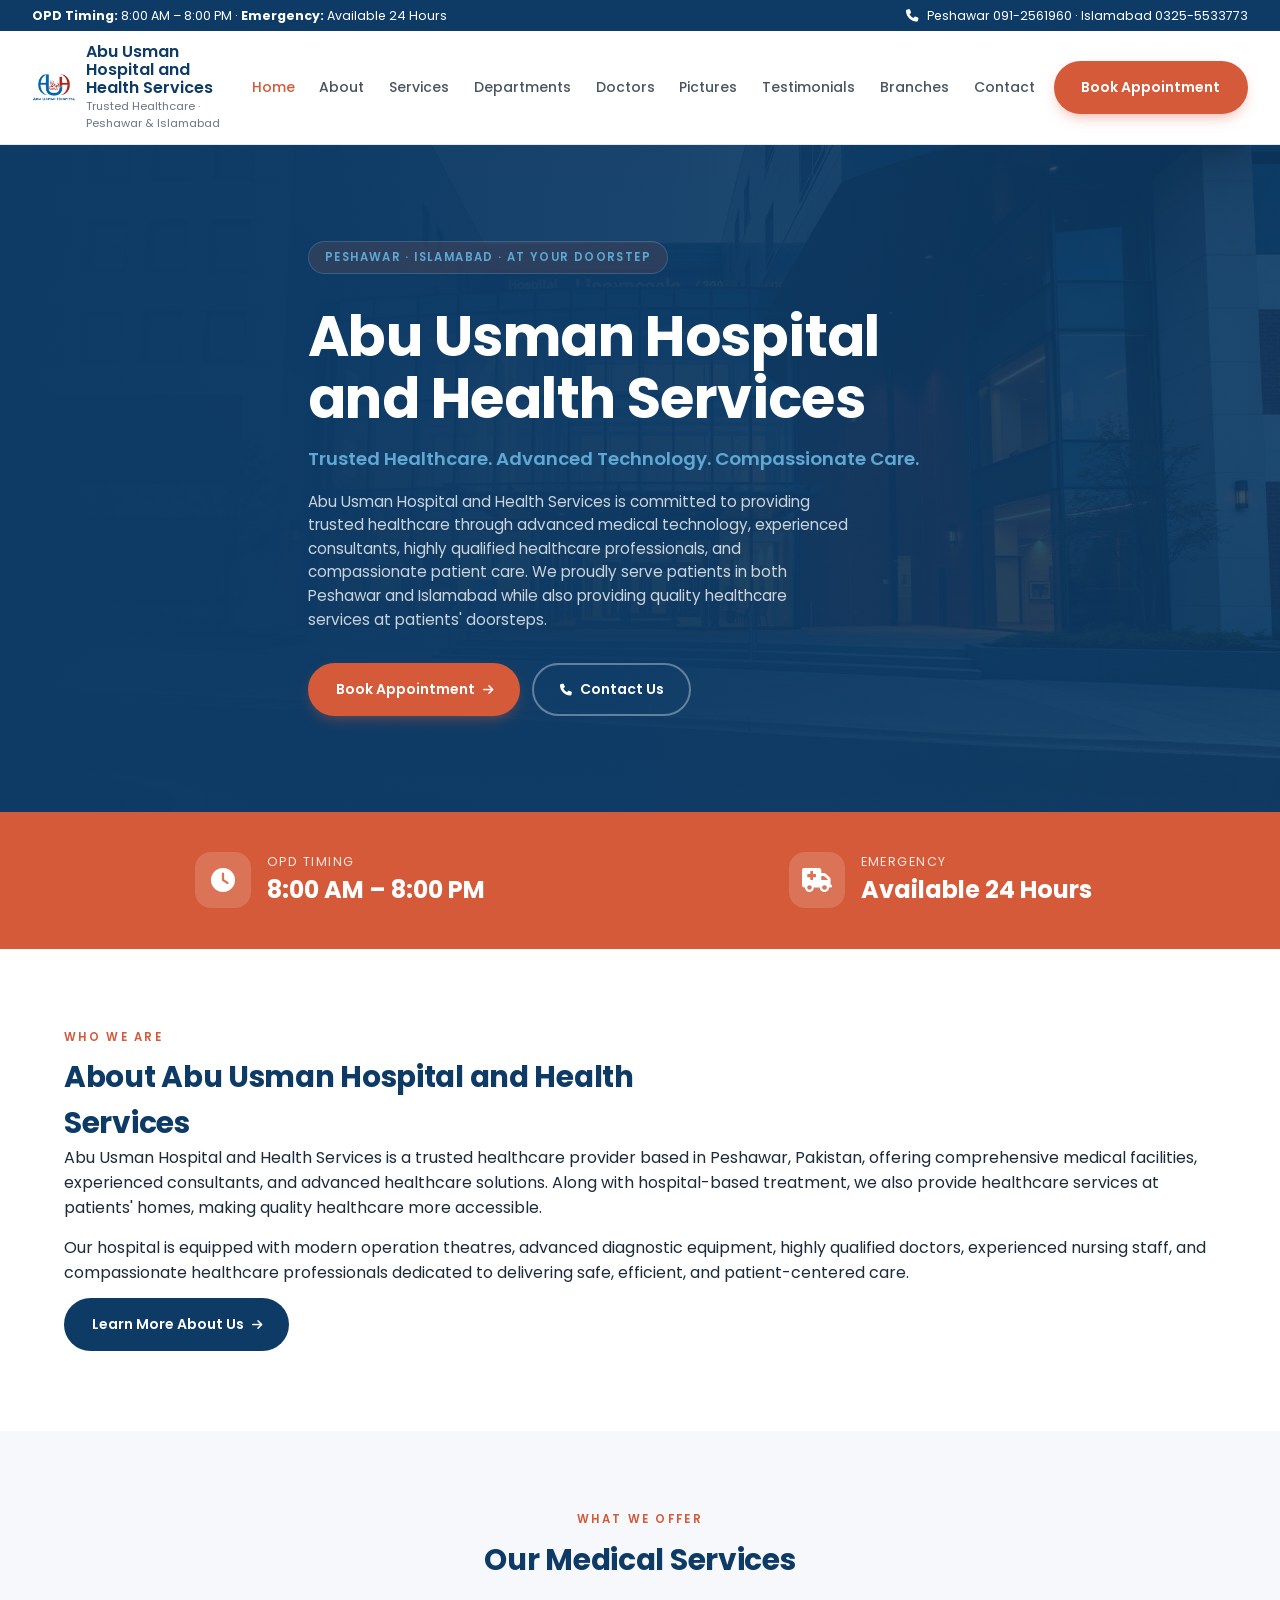
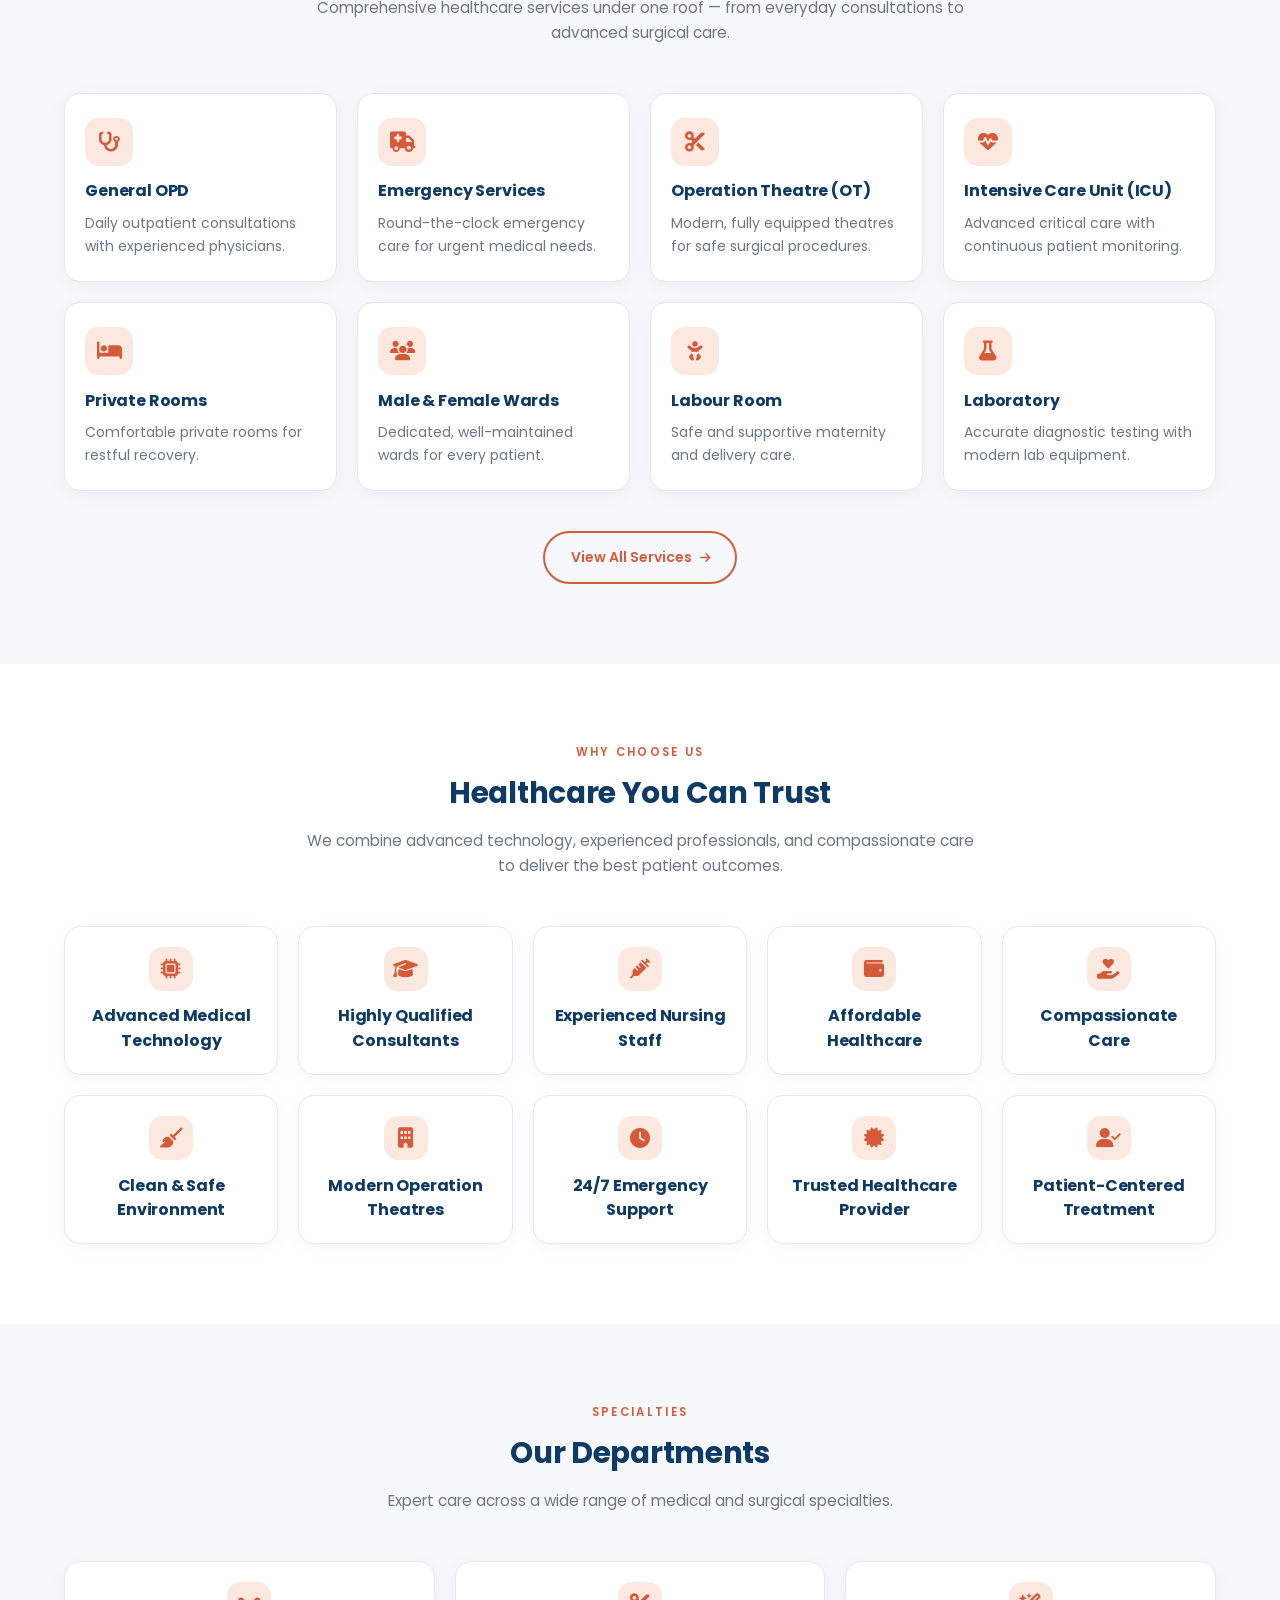
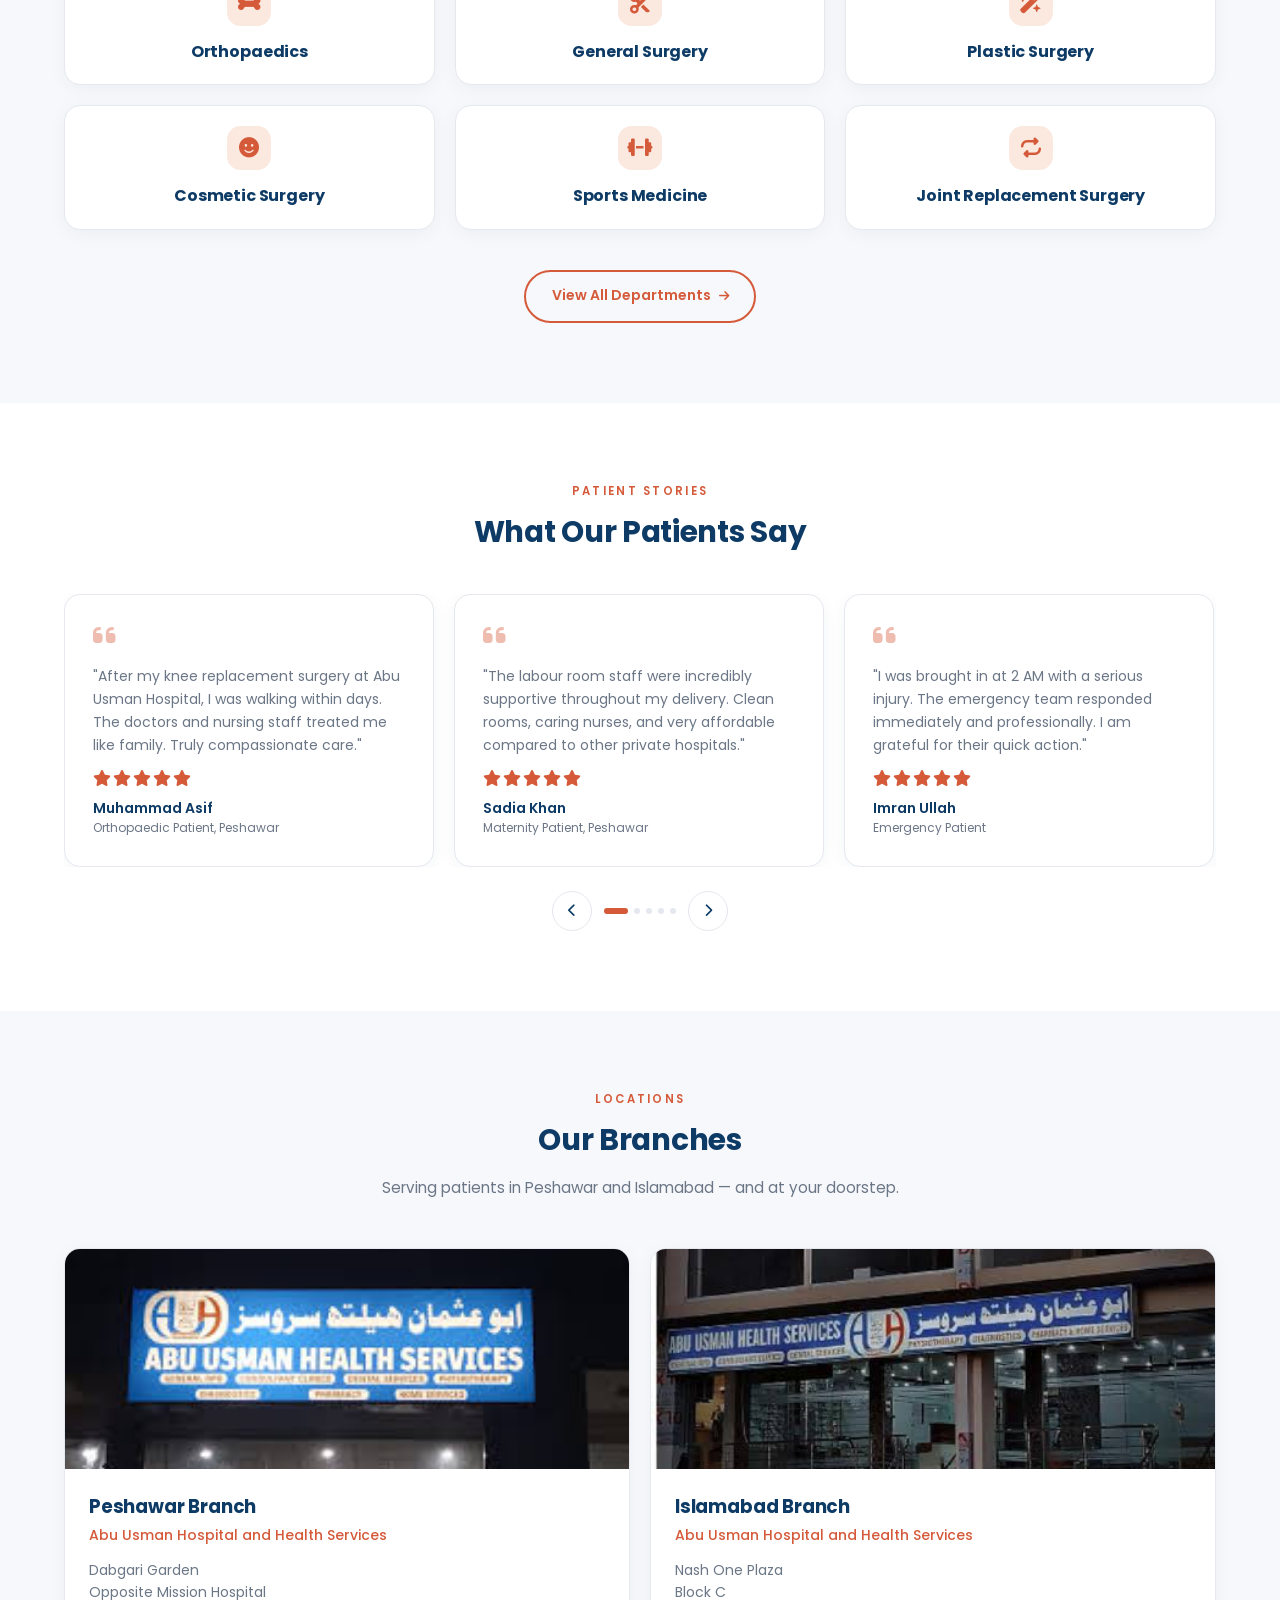
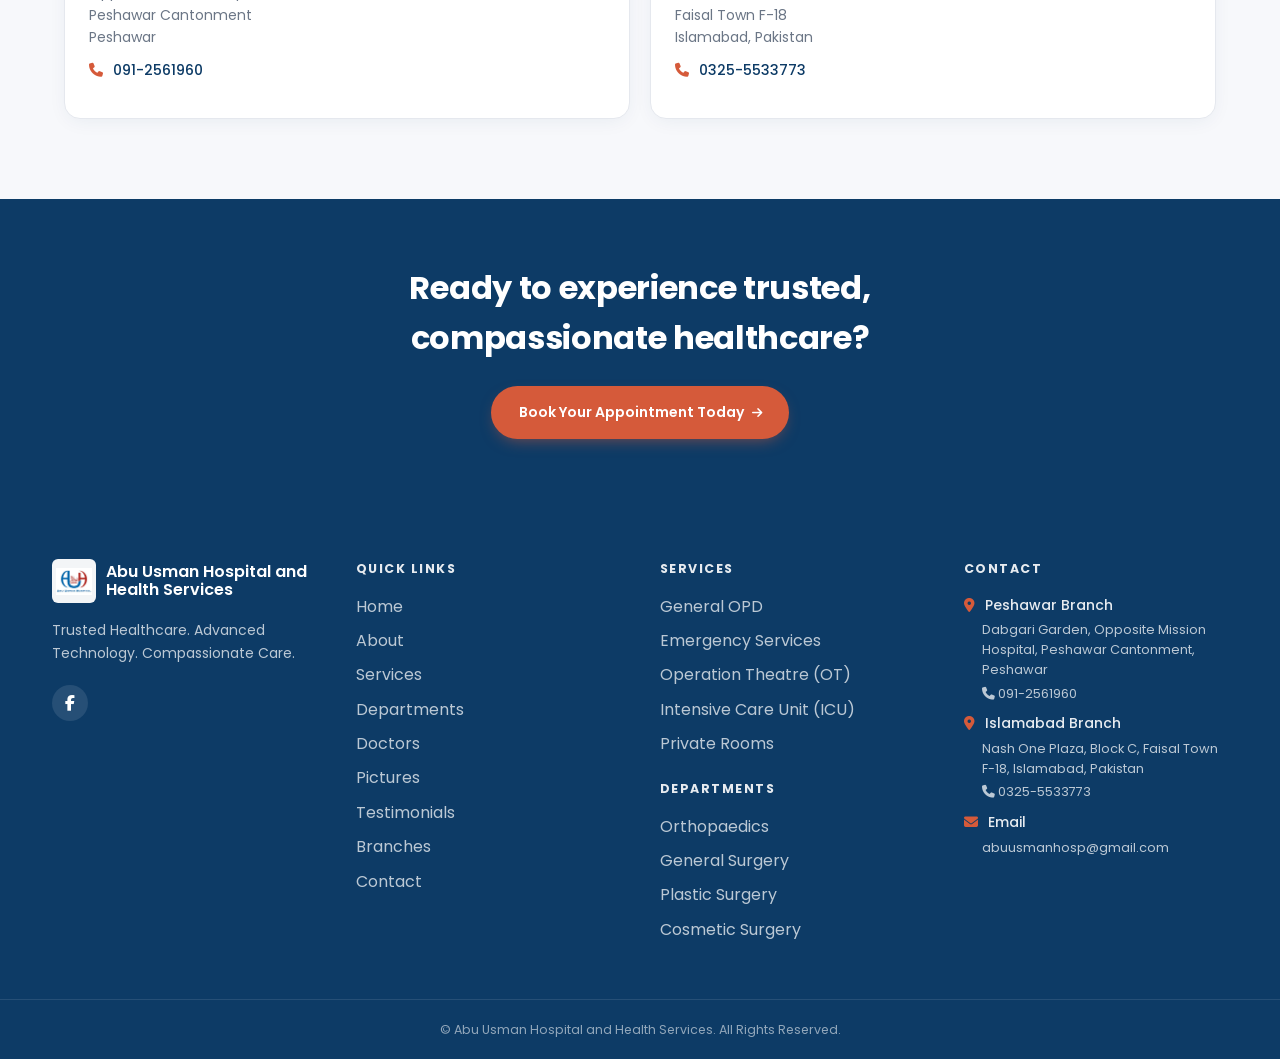
<file: index.html>
<!DOCTYPE html>
<html lang="en">
<head>
<meta charset="utf-8">
<meta name="viewport" content="width=device-width, initial-scale=1">
<title>Abu Usman Hospital and Health Services | Trusted Hospital in Peshawar &amp; Islamabad</title>
<meta name="description" content="Trusted healthcare with advanced technology and compassionate care. Hospital services, home healthcare, and 24/7 emergency in Peshawar and Islamabad.">
<meta name="keywords" content="hospital Peshawar, hospital Islamabad, Abu Usman Hospital, home healthcare Pakistan, emergency services, orthopaedic surgery, ICU, operation theatre">
<meta name="author" content="Abu Usman Hospital and Health Services">
<meta property="og:title" content="Abu Usman Hospital and Health Services | Trusted Hospital in Peshawar &amp; Islamabad">
<meta property="og:description" content="Trusted healthcare with advanced technology and compassionate care. Hospital services, home healthcare, and 24/7 emergency in Peshawar and Islamabad.">
<meta property="og:type" content="website">
<meta property="og:site_name" content="Abu Usman Hospital and Health Services">
<meta name="twitter:card" content="summary_large_image">
<link rel="icon" href="images/logo.png" type="image/png">
<link rel="preconnect" href="https://fonts.googleapis.com">
<link rel="preconnect" href="https://fonts.gstatic.com" crossorigin>
<link href="https://fonts.googleapis.com/css2?family=Poppins:wght@300;400;500;600;700;800&display=swap" rel="stylesheet">
<link rel="stylesheet" href="https://cdnjs.cloudflare.com/ajax/libs/font-awesome/6.5.2/css/all.min.css">
<link rel="stylesheet" href="style.css">

</head>
<body>
<header class="site-header">
  <div class="topbar">
    <div class="container topbar-inner">
      <p><strong>OPD Timing:</strong> 8:00 AM – 8:00 PM · <strong>Emergency:</strong> Available 24 Hours</p>
      <p><i class="fa-solid fa-phone"></i> Peshawar 091-2561960 · Islamabad 0325-5533773</p>
    </div>
  </div>
  <div class="container header-inner">
    <a href="index.html" class="brand" aria-label="Abu Usman Hospital and Health Services">
      <img src="images/logo.png" alt="Abu Usman Hospital and Health Services logo" width="44" height="44">
      <span>
        <span class="brand-name">Abu Usman Hospital and Health Services</span>
        <span class="brand-sub">Trusted Healthcare · Peshawar &amp; Islamabad</span>
      </span>
    </a>
    <div class="header-right">
      <nav class="main-nav" aria-label="Main navigation"><a class="nav-link active" href="index.html">Home</a><a class="nav-link" href="about.html">About</a><a class="nav-link" href="services.html">Services</a><a class="nav-link" href="departments.html">Departments</a><a class="nav-link" href="doctors.html">Doctors</a><a class="nav-link" href="pictures.html">Pictures</a><a class="nav-link" href="testimonials.html">Testimonials</a><a class="nav-link" href="branches.html">Branches</a><a class="nav-link" href="contact.html">Contact</a></nav>
      <a class="btn btn-primary btn-round hide-sm" href="contact.html">Book Appointment</a>
      <button class="menu-btn" id="menuBtn" aria-label="Open menu" aria-expanded="false">
        <i class="fa-solid fa-bars"></i>
      </button>
    </div>
  </div>
  <nav class="mobile-nav" id="mobileNav" aria-label="Mobile navigation">
    <div class="container"><a class="nav-link active" href="index.html">Home</a><a class="nav-link" href="about.html">About</a><a class="nav-link" href="services.html">Services</a><a class="nav-link" href="departments.html">Departments</a><a class="nav-link" href="doctors.html">Doctors</a><a class="nav-link" href="pictures.html">Pictures</a><a class="nav-link" href="testimonials.html">Testimonials</a><a class="nav-link" href="branches.html">Branches</a><a class="nav-link" href="contact.html">Contact</a>
      <a class="btn btn-primary btn-round" href="contact.html">Book Appointment</a>
    </div>
  </nav>
</header>
<main>
<section class="hero">
  <img src="images/hero.jpg" alt="Abu Usman Health Services hospital building" class="hero-bg">
  <div class="hero-overlay"></div>
  <div class="container hero-content">
    <p class="hero-eyebrow">Peshawar · Islamabad · At Your Doorstep</p>
    <h1>Abu Usman Hospital and Health Services</h1>
    <p class="hero-tag">Trusted Healthcare. Advanced Technology. Compassionate Care.</p>
    <p class="hero-desc">Abu Usman Hospital and Health Services is committed to providing trusted healthcare through advanced medical technology, experienced consultants, highly qualified healthcare professionals, and compassionate patient care. We proudly serve patients in both Peshawar and Islamabad while also providing quality healthcare services at patients&#x27; doorsteps.</p>
    <div class="hero-ctas">
      <a href="contact.html" class="btn btn-primary btn-round">Book Appointment <i class="fa-solid fa-arrow-right"></i></a>
      <a href="contact.html" class="btn btn-ghost btn-round"><i class="fa-solid fa-phone"></i> Contact Us</a>
    </div>
  </div>
</section>
<section class="opd-banner" aria-label="OPD hours">
  <div class="container opd-grid">
    <div class="opd-item"><span class="opd-icon"><i class="fa-solid fa-clock"></i></span>
      <div><p class="opd-label">OPD Timing</p><p class="opd-time">8:00 AM – 8:00 PM</p></div></div>
    <div class="opd-item"><span class="opd-icon"><i class="fa-solid fa-truck-medical"></i></span>
      <div><p class="opd-label">Emergency</p><p class="opd-time">Available 24 Hours</p></div></div>
  </div>
</section>
<section class="section">
  <div class="container">
    <div class="section-heading sh-left"><p class="sh-eyebrow">Who We Are</p><h2>About Abu Usman Hospital and Health Services</h2></div>
    <div class="stack"><p>Abu Usman Hospital and Health Services is a trusted healthcare provider based in Peshawar, Pakistan, offering comprehensive medical facilities, experienced consultants, and advanced healthcare solutions. Along with hospital-based treatment, we also provide healthcare services at patients&#x27; homes, making quality healthcare more accessible.</p><p>Our hospital is equipped with modern operation theatres, advanced diagnostic equipment, highly qualified doctors, experienced nursing staff, and compassionate healthcare professionals dedicated to delivering safe, efficient, and patient-centered care.</p></div>
    <a href="about.html" class="btn btn-secondary btn-round">Learn More About Us <i class="fa-solid fa-arrow-right"></i></a>
  </div>
</section>
<section class="section bg-surface">
  <div class="container">
    <div class="section-heading"><p class="sh-eyebrow">What We Offer</p><h2>Our Medical Services</h2><p class="sh-desc">Comprehensive healthcare services under one roof — from everyday consultations to advanced surgical care.</p></div>
    <div class="grid grid-4"><article class="icon-card"><span class="ic-icon"><i class="fa-solid fa-stethoscope"></i></span><h3>General OPD</h3><p class="ic-desc">Daily outpatient consultations with experienced physicians.</p></article><article class="icon-card"><span class="ic-icon"><i class="fa-solid fa-truck-medical"></i></span><h3>Emergency Services</h3><p class="ic-desc">Round-the-clock emergency care for urgent medical needs.</p></article><article class="icon-card"><span class="ic-icon"><i class="fa-solid fa-scissors"></i></span><h3>Operation Theatre (OT)</h3><p class="ic-desc">Modern, fully equipped theatres for safe surgical procedures.</p></article><article class="icon-card"><span class="ic-icon"><i class="fa-solid fa-heart-pulse"></i></span><h3>Intensive Care Unit (ICU)</h3><p class="ic-desc">Advanced critical care with continuous patient monitoring.</p></article><article class="icon-card"><span class="ic-icon"><i class="fa-solid fa-bed"></i></span><h3>Private Rooms</h3><p class="ic-desc">Comfortable private rooms for restful recovery.</p></article><article class="icon-card"><span class="ic-icon"><i class="fa-solid fa-users"></i></span><h3>Male &amp; Female Wards</h3><p class="ic-desc">Dedicated, well-maintained wards for every patient.</p></article><article class="icon-card"><span class="ic-icon"><i class="fa-solid fa-baby"></i></span><h3>Labour Room</h3><p class="ic-desc">Safe and supportive maternity and delivery care.</p></article><article class="icon-card"><span class="ic-icon"><i class="fa-solid fa-flask"></i></span><h3>Laboratory</h3><p class="ic-desc">Accurate diagnostic testing with modern lab equipment.</p></article></div>
    <div class="center mt-lg"><a href="services.html" class="btn btn-outline btn-round">View All Services <i class="fa-solid fa-arrow-right"></i></a></div>
  </div>
</section>
<section class="section">
  <div class="container">
    <div class="section-heading"><p class="sh-eyebrow">Why Choose Us</p><h2>Healthcare You Can Trust</h2><p class="sh-desc">We combine advanced technology, experienced professionals, and compassionate care to deliver the best patient outcomes.</p></div>
    <div class="grid grid-5"><article class="icon-card compact"><span class="ic-icon"><i class="fa-solid fa-microchip"></i></span><h3>Advanced Medical Technology</h3></article><article class="icon-card compact"><span class="ic-icon"><i class="fa-solid fa-graduation-cap"></i></span><h3>Highly Qualified Consultants</h3></article><article class="icon-card compact"><span class="ic-icon"><i class="fa-solid fa-syringe"></i></span><h3>Experienced Nursing Staff</h3></article><article class="icon-card compact"><span class="ic-icon"><i class="fa-solid fa-wallet"></i></span><h3>Affordable Healthcare</h3></article><article class="icon-card compact"><span class="ic-icon"><i class="fa-solid fa-hand-holding-heart"></i></span><h3>Compassionate Care</h3></article><article class="icon-card compact"><span class="ic-icon"><i class="fa-solid fa-broom"></i></span><h3>Clean &amp; Safe Environment</h3></article><article class="icon-card compact"><span class="ic-icon"><i class="fa-solid fa-building"></i></span><h3>Modern Operation Theatres</h3></article><article class="icon-card compact"><span class="ic-icon"><i class="fa-solid fa-clock"></i></span><h3>24/7 Emergency Support</h3></article><article class="icon-card compact"><span class="ic-icon"><i class="fa-solid fa-certificate"></i></span><h3>Trusted Healthcare Provider</h3></article><article class="icon-card compact"><span class="ic-icon"><i class="fa-solid fa-user-check"></i></span><h3>Patient-Centered Treatment</h3></article></div>
  </div>
</section>
<section class="section bg-surface">
  <div class="container">
    <div class="section-heading"><p class="sh-eyebrow">Specialties</p><h2>Our Departments</h2><p class="sh-desc">Expert care across a wide range of medical and surgical specialties.</p></div>
    <div class="grid grid-3"><article class="icon-card compact"><span class="ic-icon"><i class="fa-solid fa-bone"></i></span><h3>Orthopaedics</h3></article><article class="icon-card compact"><span class="ic-icon"><i class="fa-solid fa-scissors"></i></span><h3>General Surgery</h3></article><article class="icon-card compact"><span class="ic-icon"><i class="fa-solid fa-wand-magic-sparkles"></i></span><h3>Plastic Surgery</h3></article><article class="icon-card compact"><span class="ic-icon"><i class="fa-solid fa-face-smile"></i></span><h3>Cosmetic Surgery</h3></article><article class="icon-card compact"><span class="ic-icon"><i class="fa-solid fa-dumbbell"></i></span><h3>Sports Medicine</h3></article><article class="icon-card compact"><span class="ic-icon"><i class="fa-solid fa-repeat"></i></span><h3>Joint Replacement Surgery</h3></article></div>
    <div class="center mt-lg"><a href="departments.html" class="btn btn-outline btn-round">View All Departments <i class="fa-solid fa-arrow-right"></i></a></div>
  </div>
</section>
<section class="section">
  <div class="container">
    <div class="section-heading"><p class="sh-eyebrow">Patient Stories</p><h2>What Our Patients Say</h2></div>
    <div class="mt-lg"><div class="tm-carousel" data-carousel>
  <div class="tm-viewport"><div class="tm-track"><figure class="tm-slide">
  <i class="fa-solid fa-quote-left tm-quote"></i>
  <blockquote>"After my knee replacement surgery at Abu Usman Hospital, I was walking within days. The doctors and nursing staff treated me like family. Truly compassionate care."</blockquote>
  <div class="tm-stars" aria-label="Rated 5 out of 5"><i class="fa-solid fa-star"></i><i class="fa-solid fa-star"></i><i class="fa-solid fa-star"></i><i class="fa-solid fa-star"></i><i class="fa-solid fa-star"></i></div>
  <figcaption><p class="tm-name">Muhammad Asif</p><p class="tm-detail">Orthopaedic Patient, Peshawar</p></figcaption>
</figure><figure class="tm-slide">
  <i class="fa-solid fa-quote-left tm-quote"></i>
  <blockquote>"The labour room staff were incredibly supportive throughout my delivery. Clean rooms, caring nurses, and very affordable compared to other private hospitals."</blockquote>
  <div class="tm-stars" aria-label="Rated 5 out of 5"><i class="fa-solid fa-star"></i><i class="fa-solid fa-star"></i><i class="fa-solid fa-star"></i><i class="fa-solid fa-star"></i><i class="fa-solid fa-star"></i></div>
  <figcaption><p class="tm-name">Sadia Khan</p><p class="tm-detail">Maternity Patient, Peshawar</p></figcaption>
</figure><figure class="tm-slide">
  <i class="fa-solid fa-quote-left tm-quote"></i>
  <blockquote>"I was brought in at 2 AM with a serious injury. The emergency team responded immediately and professionally. I am grateful for their quick action."</blockquote>
  <div class="tm-stars" aria-label="Rated 5 out of 5"><i class="fa-solid fa-star"></i><i class="fa-solid fa-star"></i><i class="fa-solid fa-star"></i><i class="fa-solid fa-star"></i><i class="fa-solid fa-star"></i></div>
  <figcaption><p class="tm-name">Imran Ullah</p><p class="tm-detail">Emergency Patient</p></figcaption>
</figure><figure class="tm-slide">
  <i class="fa-solid fa-quote-left tm-quote"></i>
  <blockquote>"My elderly mother receives regular care at home through their doorstep medical service. The team is punctual, kind, and highly professional."</blockquote>
  <div class="tm-stars" aria-label="Rated 5 out of 5"><i class="fa-solid fa-star"></i><i class="fa-solid fa-star"></i><i class="fa-solid fa-star"></i><i class="fa-solid fa-star"></i><i class="fa-solid fa-star"></i></div>
  <figcaption><p class="tm-name">Farhana Bibi</p><p class="tm-detail">Home Healthcare Patient, Islamabad</p></figcaption>
</figure><figure class="tm-slide">
  <i class="fa-solid fa-quote-left tm-quote"></i>
  <blockquote>"From admission to discharge, everything was smooth and well organized. The operation theatre facilities are modern and the staff genuinely cares about patients."</blockquote>
  <div class="tm-stars" aria-label="Rated 5 out of 5"><i class="fa-solid fa-star"></i><i class="fa-solid fa-star"></i><i class="fa-solid fa-star"></i><i class="fa-solid fa-star"></i><i class="fa-solid fa-star"></i></div>
  <figcaption><p class="tm-name">Zahid Mehmood</p><p class="tm-detail">Surgical Patient</p></figcaption>
</figure></div></div>
  <div class="tm-controls">
    <button class="tm-btn" data-dir="prev" aria-label="Previous testimonial"><i class="fa-solid fa-chevron-left"></i></button>
    <div class="tm-dots"><span class="tm-dot" data-i="0"></span><span class="tm-dot" data-i="1"></span><span class="tm-dot" data-i="2"></span><span class="tm-dot" data-i="3"></span><span class="tm-dot" data-i="4"></span></div>
    <button class="tm-btn" data-dir="next" aria-label="Next testimonial"><i class="fa-solid fa-chevron-right"></i></button>
  </div>
</div></div>
  </div>
</section>
<section class="section bg-surface">
  <div class="container">
    <div class="section-heading"><p class="sh-eyebrow">Locations</p><h2>Our Branches</h2><p class="sh-desc">Serving patients in Peshawar and Islamabad — and at your doorstep.</p></div>
    <div class="grid grid-2"><article class="branch-card">
  <img src="images/branch-peshawar.png" alt="Peshawar Branch — Abu Usman Hospital and Health Services" loading="lazy">
  <div class="bc-body">
    <h3>Peshawar Branch</h3>
    <p class="bc-title">Abu Usman Hospital and Health Services</p>
    <address><span>Dabgari Garden</span><span>Opposite Mission Hospital</span><span>Peshawar Cantonment</span><span>Peshawar</span></address>
    <p class="bc-phone"><i class="fa-solid fa-phone"></i> <a href="tel:0912561960">091-2561960</a></p>
  </div>
</article><article class="branch-card">
  <img src="images/branch-islamabad.png" alt="Islamabad Branch — Abu Usman Hospital and Health Services" loading="lazy">
  <div class="bc-body">
    <h3>Islamabad Branch</h3>
    <p class="bc-title">Abu Usman Hospital and Health Services</p>
    <address><span>Nash One Plaza</span><span>Block C</span><span>Faisal Town F-18</span><span>Islamabad, Pakistan</span></address>
    <p class="bc-phone"><i class="fa-solid fa-phone"></i> <a href="tel:03255533773">0325-5533773</a></p>
  </div>
</article></div>
  </div>
</section>
<section class="cta-band">
  <div class="container center">
    <h2>Ready to experience trusted, compassionate healthcare?</h2>
    <a href="contact.html" class="btn btn-primary btn-round">Book Your Appointment Today <i class="fa-solid fa-arrow-right"></i></a>
  </div>
</section>
</main>
<footer class="site-footer">
  <div class="container ft-grid">
    <div>
      <div class="brand">
        <img src="images/logo.png" alt="Abu Usman Hospital and Health Services logo" width="44" height="44" class="logo-white-bg">
        <span class="brand-name light">Abu Usman Hospital and Health Services</span>
      </div>
      <p class="ft-tag">Trusted Healthcare. Advanced Technology. Compassionate Care.</p>
      <div class="socials">
        <a href="https://www.facebook.com/p/Abu-Usman-Health-Services-61585380803462/" aria-label="Facebook" target="_blank" rel="noopener"><i class="fa-brands fa-facebook-f"></i></a>
      </div>
    </div>
    <nav aria-label="Footer quick links">
      <h3>Quick Links</h3>
      <ul><li><a href="index.html">Home</a></li><li><a href="about.html">About</a></li><li><a href="services.html">Services</a></li><li><a href="departments.html">Departments</a></li><li><a href="doctors.html">Doctors</a></li><li><a href="pictures.html">Pictures</a></li><li><a href="testimonials.html">Testimonials</a></li><li><a href="branches.html">Branches</a></li><li><a href="contact.html">Contact</a></li></ul>
    </nav>
    <div>
      <h3>Services</h3>
      <ul><li>General OPD</li><li>Emergency Services</li><li>Operation Theatre (OT)</li><li>Intensive Care Unit (ICU)</li><li>Private Rooms</li></ul>
      <h3 style="margin-top:1.4rem">Departments</h3>
      <ul><li>Orthopaedics</li><li>General Surgery</li><li>Plastic Surgery</li><li>Cosmetic Surgery</li></ul>
    </div>
    <div>
      <h3>Contact</h3>
      <ul class="ft-branches"><li>
          <p class="ft-title"><i class="fa-solid fa-location-dot"></i> Peshawar Branch</p>
          <p class="ft-sub">Dabgari Garden, Opposite Mission Hospital, Peshawar Cantonment, Peshawar</p>
          <p class="ft-sub"><i class="fa-solid fa-phone"></i> <a href="tel:0912561960">091-2561960</a></p>
        </li><li>
          <p class="ft-title"><i class="fa-solid fa-location-dot"></i> Islamabad Branch</p>
          <p class="ft-sub">Nash One Plaza, Block C, Faisal Town F-18, Islamabad, Pakistan</p>
          <p class="ft-sub"><i class="fa-solid fa-phone"></i> <a href="tel:03255533773">0325-5533773</a></p>
        </li>
        <li>
          <p class="ft-title"><i class="fa-solid fa-envelope"></i> Email</p>
          <p class="ft-sub"><a href="mailto:abuusmanhosp@gmail.com">abuusmanhosp@gmail.com</a></p>
        </li>
      </ul>
    </div>
  </div>
  <div class="ft-bottom"><div class="container">© Abu Usman Hospital and Health Services. All Rights Reserved.</div></div>
</footer>
<script src="script.js"></script>
</body>
</html>
</file>
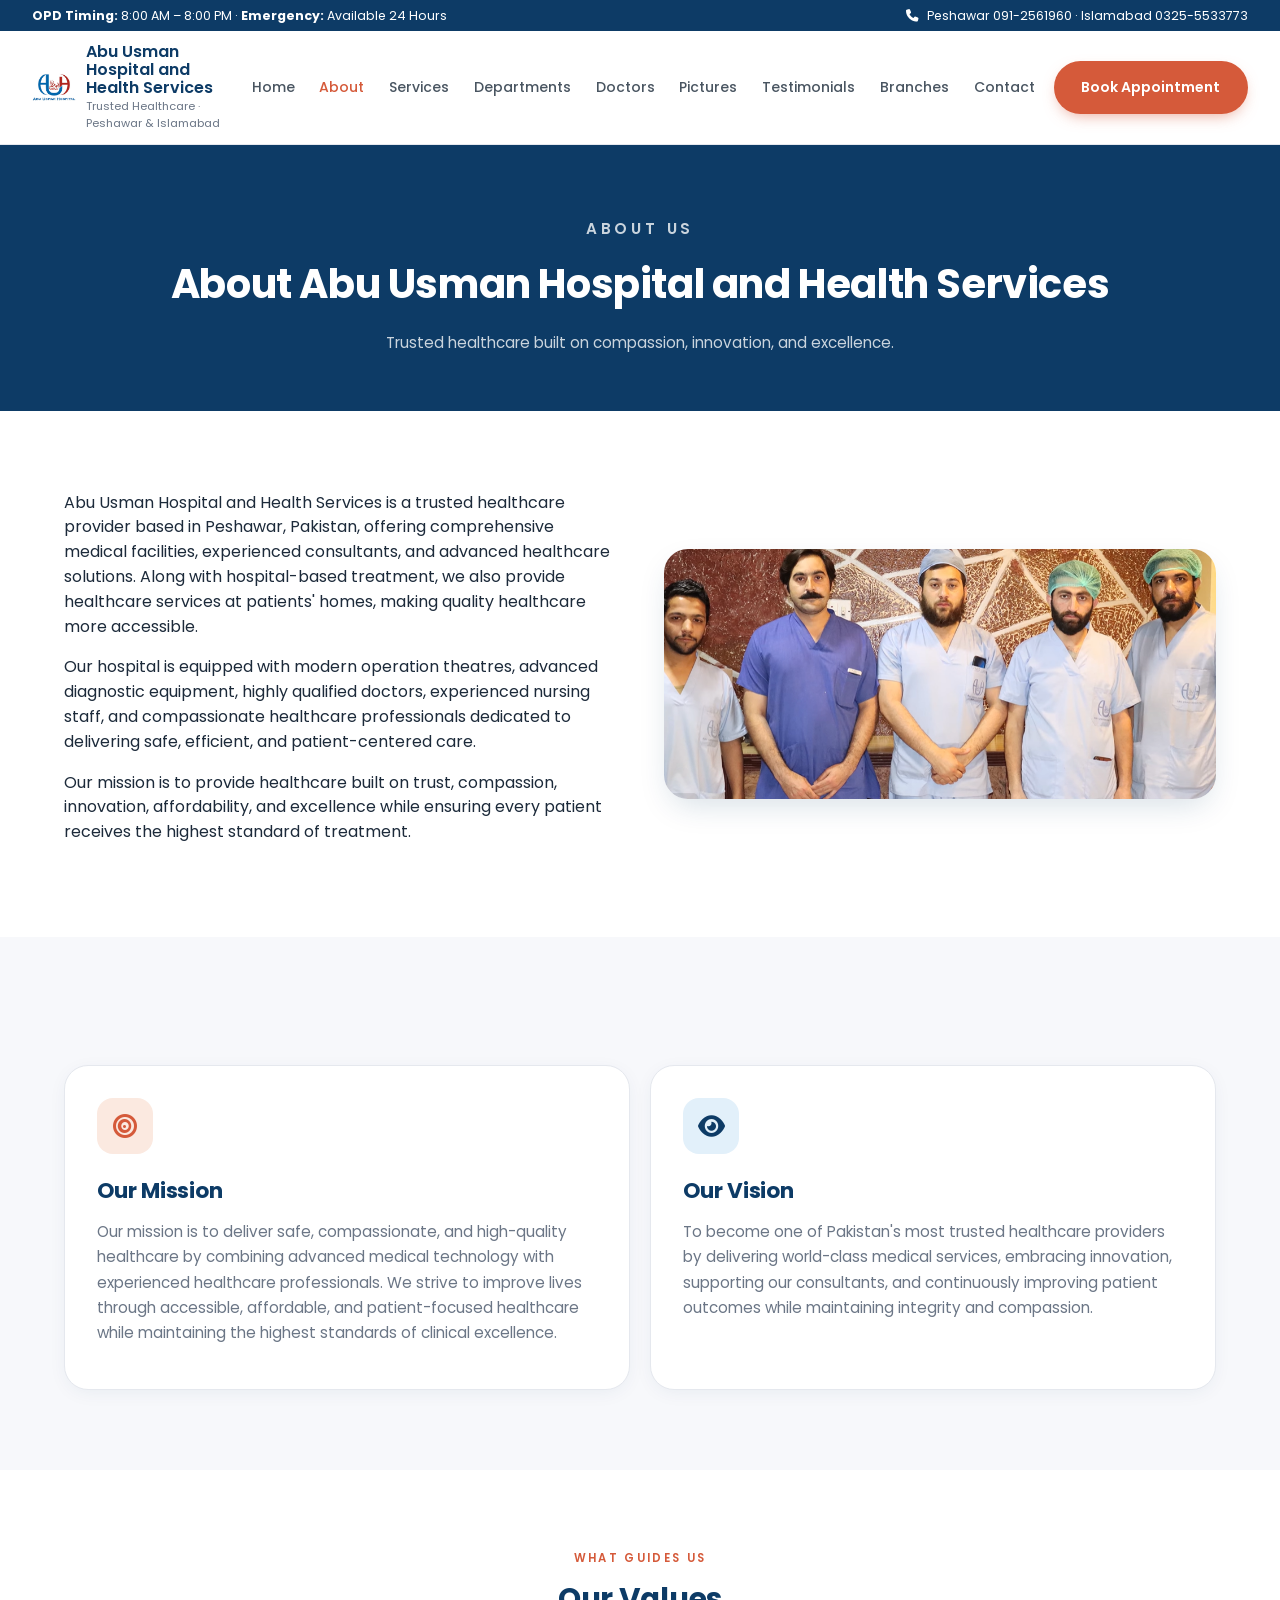
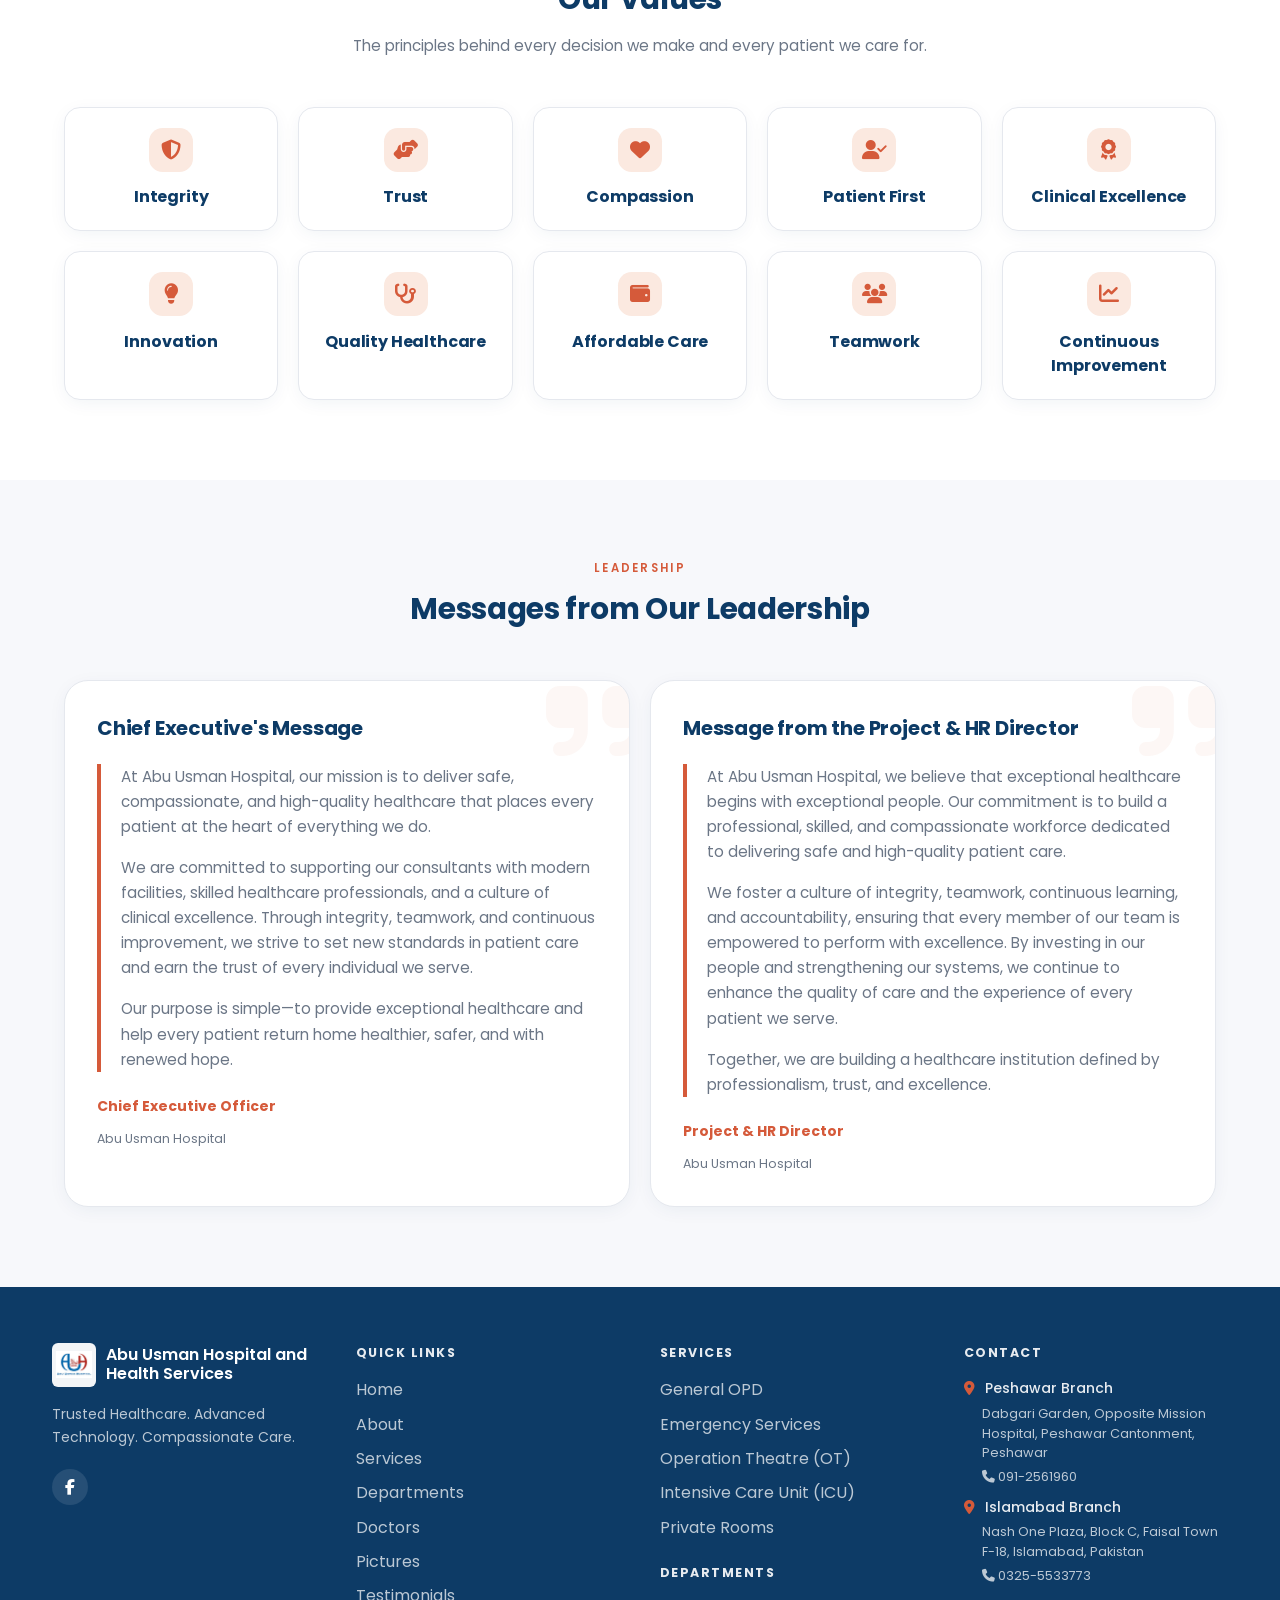
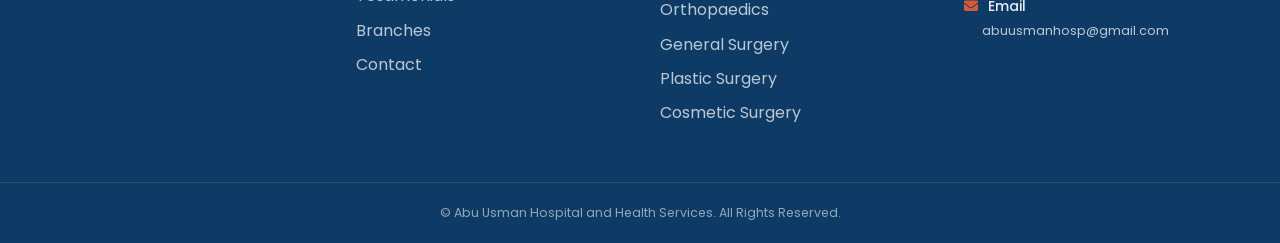
<file: about.html>
<!DOCTYPE html>
<html lang="en">
<head>
<meta charset="utf-8">
<meta name="viewport" content="width=device-width, initial-scale=1">
<title>About Us — Abu Usman Hospital and Health Services</title>
<meta name="description" content="Learn about Abu Usman Health Services — our mission, vision, values, and leadership dedicated to trusted, compassionate healthcare in Pakistan.">
<meta name="keywords" content="hospital Peshawar, hospital Islamabad, Abu Usman Hospital, home healthcare Pakistan, emergency services, orthopaedic surgery, ICU, operation theatre">
<meta name="author" content="Abu Usman Hospital and Health Services">
<meta property="og:title" content="About Us — Abu Usman Hospital and Health Services">
<meta property="og:description" content="Learn about Abu Usman Health Services — our mission, vision, values, and leadership dedicated to trusted, compassionate healthcare in Pakistan.">
<meta property="og:type" content="website">
<meta property="og:site_name" content="Abu Usman Hospital and Health Services">
<meta name="twitter:card" content="summary_large_image">
<link rel="icon" href="images/logo.png" type="image/png">
<link rel="preconnect" href="https://fonts.googleapis.com">
<link rel="preconnect" href="https://fonts.gstatic.com" crossorigin>
<link href="https://fonts.googleapis.com/css2?family=Poppins:wght@300;400;500;600;700;800&display=swap" rel="stylesheet">
<link rel="stylesheet" href="https://cdnjs.cloudflare.com/ajax/libs/font-awesome/6.5.2/css/all.min.css">
<link rel="stylesheet" href="style.css">

</head>
<body>
<header class="site-header">
  <div class="topbar">
    <div class="container topbar-inner">
      <p><strong>OPD Timing:</strong> 8:00 AM – 8:00 PM · <strong>Emergency:</strong> Available 24 Hours</p>
      <p><i class="fa-solid fa-phone"></i> Peshawar 091-2561960 · Islamabad 0325-5533773</p>
    </div>
  </div>
  <div class="container header-inner">
    <a href="index.html" class="brand" aria-label="Abu Usman Hospital and Health Services">
      <img src="images/logo.png" alt="Abu Usman Hospital and Health Services logo" width="44" height="44">
      <span>
        <span class="brand-name">Abu Usman Hospital and Health Services</span>
        <span class="brand-sub">Trusted Healthcare · Peshawar &amp; Islamabad</span>
      </span>
    </a>
    <div class="header-right">
      <nav class="main-nav" aria-label="Main navigation"><a class="nav-link" href="index.html">Home</a><a class="nav-link active" href="about.html">About</a><a class="nav-link" href="services.html">Services</a><a class="nav-link" href="departments.html">Departments</a><a class="nav-link" href="doctors.html">Doctors</a><a class="nav-link" href="pictures.html">Pictures</a><a class="nav-link" href="testimonials.html">Testimonials</a><a class="nav-link" href="branches.html">Branches</a><a class="nav-link" href="contact.html">Contact</a></nav>
      <a class="btn btn-primary btn-round hide-sm" href="contact.html">Book Appointment</a>
      <button class="menu-btn" id="menuBtn" aria-label="Open menu" aria-expanded="false">
        <i class="fa-solid fa-bars"></i>
      </button>
    </div>
  </div>
  <nav class="mobile-nav" id="mobileNav" aria-label="Mobile navigation">
    <div class="container"><a class="nav-link" href="index.html">Home</a><a class="nav-link active" href="about.html">About</a><a class="nav-link" href="services.html">Services</a><a class="nav-link" href="departments.html">Departments</a><a class="nav-link" href="doctors.html">Doctors</a><a class="nav-link" href="pictures.html">Pictures</a><a class="nav-link" href="testimonials.html">Testimonials</a><a class="nav-link" href="branches.html">Branches</a><a class="nav-link" href="contact.html">Contact</a>
      <a class="btn btn-primary btn-round" href="contact.html">Book Appointment</a>
    </div>
  </nav>
</header>
<main>
<section class="page-hero">
  <div class="container">
    <p class="ph-eyebrow">About Us</p>
    <h1>About Abu Usman Hospital and Health Services</h1><p>Trusted healthcare built on compassion, innovation, and excellence.</p>
  </div>
</section>
<section class="section">
  <div class="container two-col">
    <div class="stack"><p>Abu Usman Hospital and Health Services is a trusted healthcare provider based in Peshawar, Pakistan, offering comprehensive medical facilities, experienced consultants, and advanced healthcare solutions. Along with hospital-based treatment, we also provide healthcare services at patients&#x27; homes, making quality healthcare more accessible.</p><p>Our hospital is equipped with modern operation theatres, advanced diagnostic equipment, highly qualified doctors, experienced nursing staff, and compassionate healthcare professionals dedicated to delivering safe, efficient, and patient-centered care.</p><p>Our mission is to provide healthcare built on trust, compassion, innovation, affordability, and excellence while ensuring every patient receives the highest standard of treatment.</p></div>
    <img src="images/about-team.png" alt="Doctors and nurses of Abu Usman Health Services" class="rounded-img" loading="lazy">
  </div>
</section>
<section class="section bg-surface">
  <div class="container grid grid-2">
    <div class="mv-card"><span class="mv-icon primary"><i class="fa-solid fa-bullseye"></i></span>
      <h2>Our Mission</h2><p>Our mission is to deliver safe, compassionate, and high-quality healthcare by combining advanced medical technology with experienced healthcare professionals. We strive to improve lives through accessible, affordable, and patient-focused healthcare while maintaining the highest standards of clinical excellence.</p></div>
    <div class="mv-card"><span class="mv-icon accent"><i class="fa-solid fa-eye"></i></span>
      <h2>Our Vision</h2><p>To become one of Pakistan&#x27;s most trusted healthcare providers by delivering world-class medical services, embracing innovation, supporting our consultants, and continuously improving patient outcomes while maintaining integrity and compassion.</p></div>
  </div>
</section>
<section class="section">
  <div class="container">
    <div class="section-heading"><p class="sh-eyebrow">What Guides Us</p><h2>Our Values</h2><p class="sh-desc">The principles behind every decision we make and every patient we care for.</p></div>
    <div class="grid grid-5"><article class="icon-card compact"><span class="ic-icon"><i class="fa-solid fa-shield-halved"></i></span><h3>Integrity</h3></article><article class="icon-card compact"><span class="ic-icon"><i class="fa-solid fa-handshake-angle"></i></span><h3>Trust</h3></article><article class="icon-card compact"><span class="ic-icon"><i class="fa-solid fa-heart"></i></span><h3>Compassion</h3></article><article class="icon-card compact"><span class="ic-icon"><i class="fa-solid fa-user-check"></i></span><h3>Patient First</h3></article><article class="icon-card compact"><span class="ic-icon"><i class="fa-solid fa-award"></i></span><h3>Clinical Excellence</h3></article><article class="icon-card compact"><span class="ic-icon"><i class="fa-solid fa-lightbulb"></i></span><h3>Innovation</h3></article><article class="icon-card compact"><span class="ic-icon"><i class="fa-solid fa-stethoscope"></i></span><h3>Quality Healthcare</h3></article><article class="icon-card compact"><span class="ic-icon"><i class="fa-solid fa-wallet"></i></span><h3>Affordable Care</h3></article><article class="icon-card compact"><span class="ic-icon"><i class="fa-solid fa-users"></i></span><h3>Teamwork</h3></article><article class="icon-card compact"><span class="ic-icon"><i class="fa-solid fa-chart-line"></i></span><h3>Continuous Improvement</h3></article></div>
  </div>
</section>
<section class="section bg-surface">
  <div class="container">
    <div class="section-heading"><p class="sh-eyebrow">Leadership</p><h2>Messages from Our Leadership</h2></div>
    <div class="grid grid-2 mt-lg"><figure class="lead-quote">
  <i class="fa-solid fa-quote-right lq-bg"></i>
  <h3>Chief Executive&#x27;s Message</h3>
  <div class="lq-body"><p>At Abu Usman Hospital, our mission is to deliver safe, compassionate, and high-quality healthcare that places every patient at the heart of everything we do.</p><p>We are committed to supporting our consultants with modern facilities, skilled healthcare professionals, and a culture of clinical excellence. Through integrity, teamwork, and continuous improvement, we strive to set new standards in patient care and earn the trust of every individual we serve.</p><p>Our purpose is simple—to provide exceptional healthcare and help every patient return home healthier, safer, and with renewed hope.</p></div>
  <figcaption><p class="lq-sig">Chief Executive Officer</p><p class="lq-org">Abu Usman Hospital</p></figcaption>
</figure><figure class="lead-quote">
  <i class="fa-solid fa-quote-right lq-bg"></i>
  <h3>Message from the Project &amp; HR Director</h3>
  <div class="lq-body"><p>At Abu Usman Hospital, we believe that exceptional healthcare begins with exceptional people. Our commitment is to build a professional, skilled, and compassionate workforce dedicated to delivering safe and high-quality patient care.</p><p>We foster a culture of integrity, teamwork, continuous learning, and accountability, ensuring that every member of our team is empowered to perform with excellence. By investing in our people and strengthening our systems, we continue to enhance the quality of care and the experience of every patient we serve.</p><p>Together, we are building a healthcare institution defined by professionalism, trust, and excellence.</p></div>
  <figcaption><p class="lq-sig">Project &amp; HR Director</p><p class="lq-org">Abu Usman Hospital</p></figcaption>
</figure></div>
  </div>
</section>
</main>
<footer class="site-footer">
  <div class="container ft-grid">
    <div>
      <div class="brand">
        <img src="images/logo.png" alt="Abu Usman Hospital and Health Services logo" width="44" height="44" class="logo-white-bg">
        <span class="brand-name light">Abu Usman Hospital and Health Services</span>
      </div>
      <p class="ft-tag">Trusted Healthcare. Advanced Technology. Compassionate Care.</p>
      <div class="socials">
        <a href="https://www.facebook.com/p/Abu-Usman-Health-Services-61585380803462/" aria-label="Facebook" target="_blank" rel="noopener"><i class="fa-brands fa-facebook-f"></i></a>
      </div>
    </div>
    <nav aria-label="Footer quick links">
      <h3>Quick Links</h3>
      <ul><li><a href="index.html">Home</a></li><li><a href="about.html">About</a></li><li><a href="services.html">Services</a></li><li><a href="departments.html">Departments</a></li><li><a href="doctors.html">Doctors</a></li><li><a href="pictures.html">Pictures</a></li><li><a href="testimonials.html">Testimonials</a></li><li><a href="branches.html">Branches</a></li><li><a href="contact.html">Contact</a></li></ul>
    </nav>
    <div>
      <h3>Services</h3>
      <ul><li>General OPD</li><li>Emergency Services</li><li>Operation Theatre (OT)</li><li>Intensive Care Unit (ICU)</li><li>Private Rooms</li></ul>
      <h3 style="margin-top:1.4rem">Departments</h3>
      <ul><li>Orthopaedics</li><li>General Surgery</li><li>Plastic Surgery</li><li>Cosmetic Surgery</li></ul>
    </div>
    <div>
      <h3>Contact</h3>
      <ul class="ft-branches"><li>
          <p class="ft-title"><i class="fa-solid fa-location-dot"></i> Peshawar Branch</p>
          <p class="ft-sub">Dabgari Garden, Opposite Mission Hospital, Peshawar Cantonment, Peshawar</p>
          <p class="ft-sub"><i class="fa-solid fa-phone"></i> <a href="tel:0912561960">091-2561960</a></p>
        </li><li>
          <p class="ft-title"><i class="fa-solid fa-location-dot"></i> Islamabad Branch</p>
          <p class="ft-sub">Nash One Plaza, Block C, Faisal Town F-18, Islamabad, Pakistan</p>
          <p class="ft-sub"><i class="fa-solid fa-phone"></i> <a href="tel:03255533773">0325-5533773</a></p>
        </li>
        <li>
          <p class="ft-title"><i class="fa-solid fa-envelope"></i> Email</p>
          <p class="ft-sub"><a href="mailto:abuusmanhosp@gmail.com">abuusmanhosp@gmail.com</a></p>
        </li>
      </ul>
    </div>
  </div>
  <div class="ft-bottom"><div class="container">© Abu Usman Hospital and Health Services. All Rights Reserved.</div></div>
</footer>
<script src="script.js"></script>
</body>
</html>
</file>
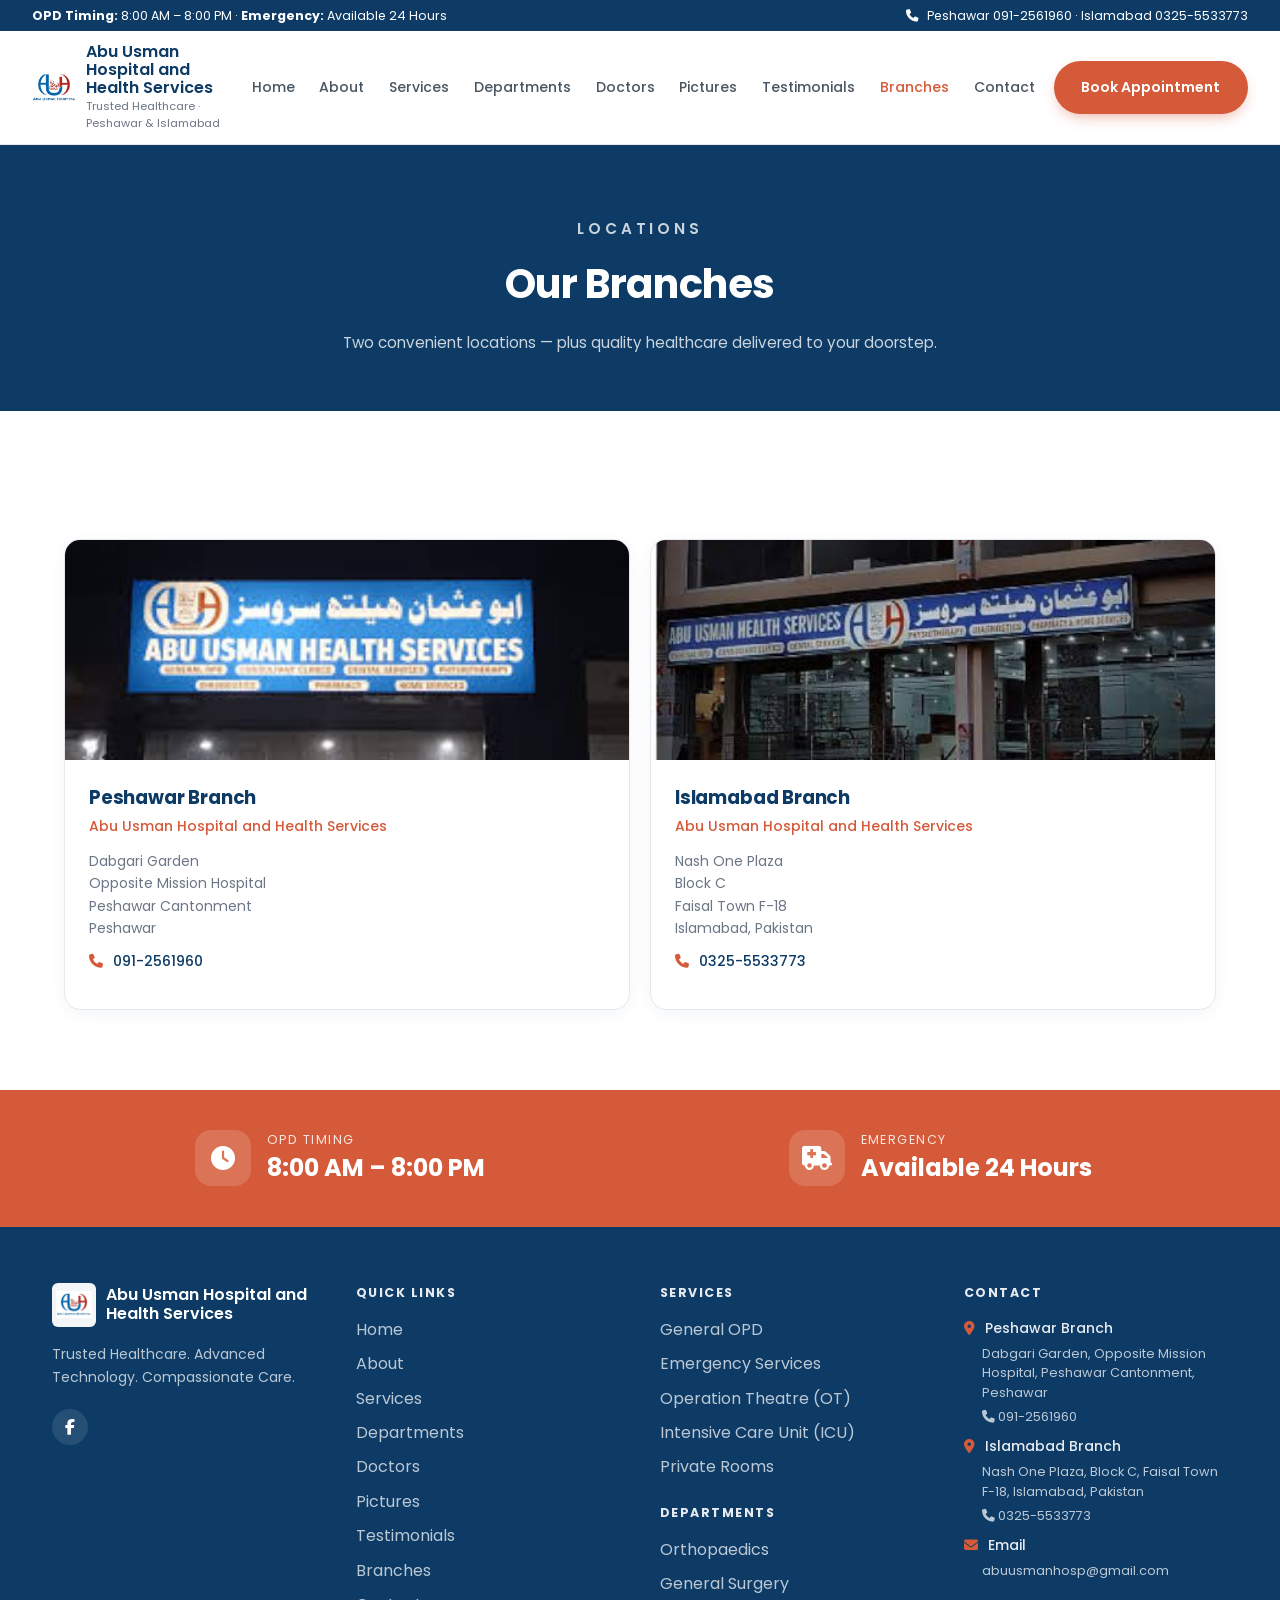
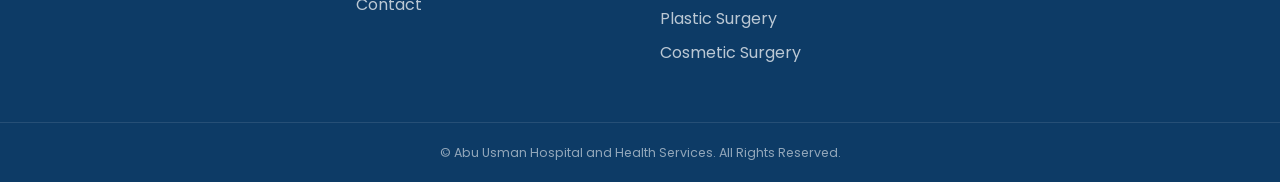
<file: branches.html>
<!DOCTYPE html>
<html lang="en">
<head>
<meta charset="utf-8">
<meta name="viewport" content="width=device-width, initial-scale=1">
<title>Our Branches — Abu Usman Hospital and Health Services</title>
<meta name="description" content="Visit Abu Usman Health Services at Dabgari Garden, Peshawar or Faisal Town F-18, Islamabad. Home healthcare available at your doorstep.">
<meta name="keywords" content="hospital Peshawar, hospital Islamabad, Abu Usman Hospital, home healthcare Pakistan, emergency services, orthopaedic surgery, ICU, operation theatre">
<meta name="author" content="Abu Usman Hospital and Health Services">
<meta property="og:title" content="Our Branches — Abu Usman Hospital and Health Services">
<meta property="og:description" content="Visit Abu Usman Health Services at Dabgari Garden, Peshawar or Faisal Town F-18, Islamabad. Home healthcare available at your doorstep.">
<meta property="og:type" content="website">
<meta property="og:site_name" content="Abu Usman Hospital and Health Services">
<meta name="twitter:card" content="summary_large_image">
<link rel="icon" href="images/logo.png" type="image/png">
<link rel="preconnect" href="https://fonts.googleapis.com">
<link rel="preconnect" href="https://fonts.gstatic.com" crossorigin>
<link href="https://fonts.googleapis.com/css2?family=Poppins:wght@300;400;500;600;700;800&display=swap" rel="stylesheet">
<link rel="stylesheet" href="https://cdnjs.cloudflare.com/ajax/libs/font-awesome/6.5.2/css/all.min.css">
<link rel="stylesheet" href="style.css">

</head>
<body>
<header class="site-header">
  <div class="topbar">
    <div class="container topbar-inner">
      <p><strong>OPD Timing:</strong> 8:00 AM – 8:00 PM · <strong>Emergency:</strong> Available 24 Hours</p>
      <p><i class="fa-solid fa-phone"></i> Peshawar 091-2561960 · Islamabad 0325-5533773</p>
    </div>
  </div>
  <div class="container header-inner">
    <a href="index.html" class="brand" aria-label="Abu Usman Hospital and Health Services">
      <img src="images/logo.png" alt="Abu Usman Hospital and Health Services logo" width="44" height="44">
      <span>
        <span class="brand-name">Abu Usman Hospital and Health Services</span>
        <span class="brand-sub">Trusted Healthcare · Peshawar &amp; Islamabad</span>
      </span>
    </a>
    <div class="header-right">
      <nav class="main-nav" aria-label="Main navigation"><a class="nav-link" href="index.html">Home</a><a class="nav-link" href="about.html">About</a><a class="nav-link" href="services.html">Services</a><a class="nav-link" href="departments.html">Departments</a><a class="nav-link" href="doctors.html">Doctors</a><a class="nav-link" href="pictures.html">Pictures</a><a class="nav-link" href="testimonials.html">Testimonials</a><a class="nav-link active" href="branches.html">Branches</a><a class="nav-link" href="contact.html">Contact</a></nav>
      <a class="btn btn-primary btn-round hide-sm" href="contact.html">Book Appointment</a>
      <button class="menu-btn" id="menuBtn" aria-label="Open menu" aria-expanded="false">
        <i class="fa-solid fa-bars"></i>
      </button>
    </div>
  </div>
  <nav class="mobile-nav" id="mobileNav" aria-label="Mobile navigation">
    <div class="container"><a class="nav-link" href="index.html">Home</a><a class="nav-link" href="about.html">About</a><a class="nav-link" href="services.html">Services</a><a class="nav-link" href="departments.html">Departments</a><a class="nav-link" href="doctors.html">Doctors</a><a class="nav-link" href="pictures.html">Pictures</a><a class="nav-link" href="testimonials.html">Testimonials</a><a class="nav-link active" href="branches.html">Branches</a><a class="nav-link" href="contact.html">Contact</a>
      <a class="btn btn-primary btn-round" href="contact.html">Book Appointment</a>
    </div>
  </nav>
</header>
<main>
<section class="page-hero">
  <div class="container">
    <p class="ph-eyebrow">Locations</p>
    <h1>Our Branches</h1><p>Two convenient locations — plus quality healthcare delivered to your doorstep.</p>
  </div>
</section>
<section class="section"><div class="container grid grid-2"><article class="branch-card">
  <img src="images/branch-peshawar.png" alt="Peshawar Branch — Abu Usman Hospital and Health Services" loading="lazy">
  <div class="bc-body">
    <h3>Peshawar Branch</h3>
    <p class="bc-title">Abu Usman Hospital and Health Services</p>
    <address><span>Dabgari Garden</span><span>Opposite Mission Hospital</span><span>Peshawar Cantonment</span><span>Peshawar</span></address>
    <p class="bc-phone"><i class="fa-solid fa-phone"></i> <a href="tel:0912561960">091-2561960</a></p>
  </div>
</article><article class="branch-card">
  <img src="images/branch-islamabad.png" alt="Islamabad Branch — Abu Usman Hospital and Health Services" loading="lazy">
  <div class="bc-body">
    <h3>Islamabad Branch</h3>
    <p class="bc-title">Abu Usman Hospital and Health Services</p>
    <address><span>Nash One Plaza</span><span>Block C</span><span>Faisal Town F-18</span><span>Islamabad, Pakistan</span></address>
    <p class="bc-phone"><i class="fa-solid fa-phone"></i> <a href="tel:03255533773">0325-5533773</a></p>
  </div>
</article></div></section>
<section class="opd-banner" aria-label="OPD hours">
  <div class="container opd-grid">
    <div class="opd-item"><span class="opd-icon"><i class="fa-solid fa-clock"></i></span>
      <div><p class="opd-label">OPD Timing</p><p class="opd-time">8:00 AM – 8:00 PM</p></div></div>
    <div class="opd-item"><span class="opd-icon"><i class="fa-solid fa-truck-medical"></i></span>
      <div><p class="opd-label">Emergency</p><p class="opd-time">Available 24 Hours</p></div></div>
  </div>
</section>
</main>
<footer class="site-footer">
  <div class="container ft-grid">
    <div>
      <div class="brand">
        <img src="images/logo.png" alt="Abu Usman Hospital and Health Services logo" width="44" height="44" class="logo-white-bg">
        <span class="brand-name light">Abu Usman Hospital and Health Services</span>
      </div>
      <p class="ft-tag">Trusted Healthcare. Advanced Technology. Compassionate Care.</p>
      <div class="socials">
        <a href="https://www.facebook.com/p/Abu-Usman-Health-Services-61585380803462/" aria-label="Facebook" target="_blank" rel="noopener"><i class="fa-brands fa-facebook-f"></i></a>
      </div>
    </div>
    <nav aria-label="Footer quick links">
      <h3>Quick Links</h3>
      <ul><li><a href="index.html">Home</a></li><li><a href="about.html">About</a></li><li><a href="services.html">Services</a></li><li><a href="departments.html">Departments</a></li><li><a href="doctors.html">Doctors</a></li><li><a href="pictures.html">Pictures</a></li><li><a href="testimonials.html">Testimonials</a></li><li><a href="branches.html">Branches</a></li><li><a href="contact.html">Contact</a></li></ul>
    </nav>
    <div>
      <h3>Services</h3>
      <ul><li>General OPD</li><li>Emergency Services</li><li>Operation Theatre (OT)</li><li>Intensive Care Unit (ICU)</li><li>Private Rooms</li></ul>
      <h3 style="margin-top:1.4rem">Departments</h3>
      <ul><li>Orthopaedics</li><li>General Surgery</li><li>Plastic Surgery</li><li>Cosmetic Surgery</li></ul>
    </div>
    <div>
      <h3>Contact</h3>
      <ul class="ft-branches"><li>
          <p class="ft-title"><i class="fa-solid fa-location-dot"></i> Peshawar Branch</p>
          <p class="ft-sub">Dabgari Garden, Opposite Mission Hospital, Peshawar Cantonment, Peshawar</p>
          <p class="ft-sub"><i class="fa-solid fa-phone"></i> <a href="tel:0912561960">091-2561960</a></p>
        </li><li>
          <p class="ft-title"><i class="fa-solid fa-location-dot"></i> Islamabad Branch</p>
          <p class="ft-sub">Nash One Plaza, Block C, Faisal Town F-18, Islamabad, Pakistan</p>
          <p class="ft-sub"><i class="fa-solid fa-phone"></i> <a href="tel:03255533773">0325-5533773</a></p>
        </li>
        <li>
          <p class="ft-title"><i class="fa-solid fa-envelope"></i> Email</p>
          <p class="ft-sub"><a href="mailto:abuusmanhosp@gmail.com">abuusmanhosp@gmail.com</a></p>
        </li>
      </ul>
    </div>
  </div>
  <div class="ft-bottom"><div class="container">© Abu Usman Hospital and Health Services. All Rights Reserved.</div></div>
</footer>
<script src="script.js"></script>
</body>
</html>
</file>
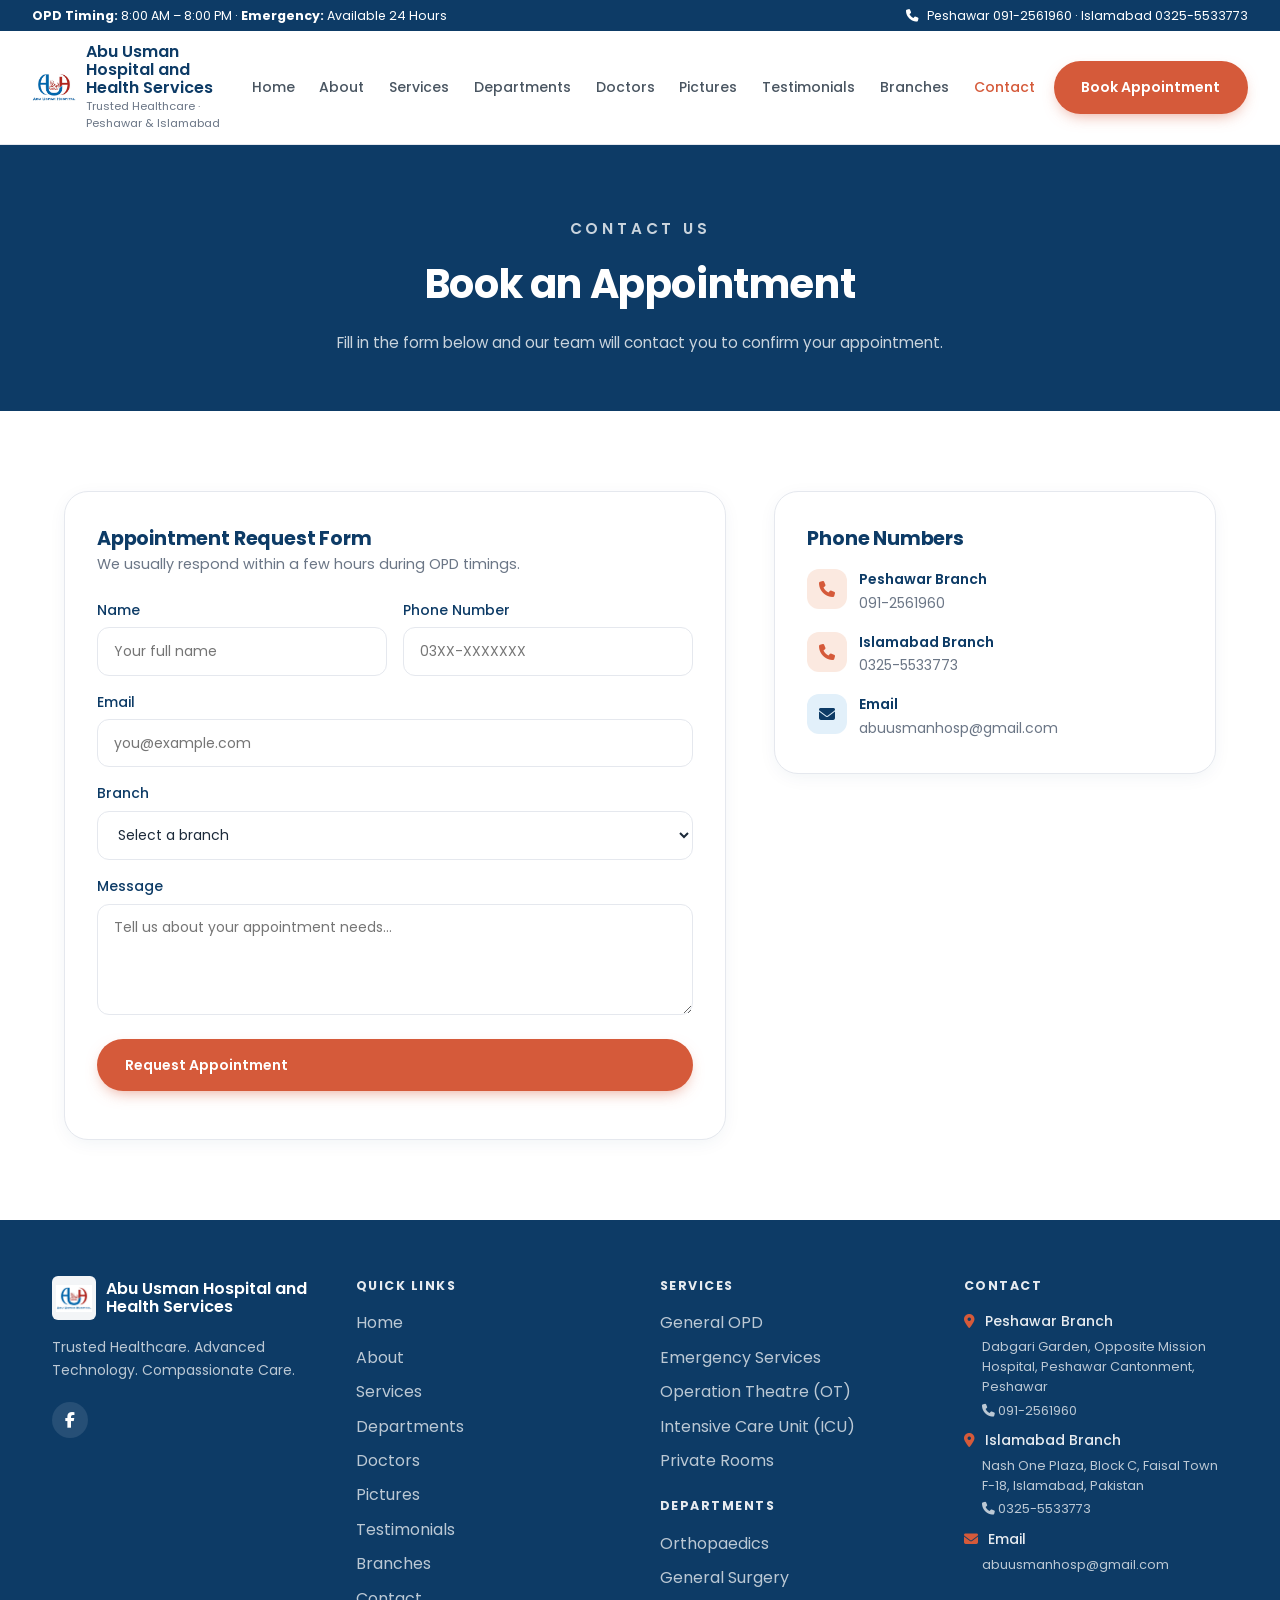
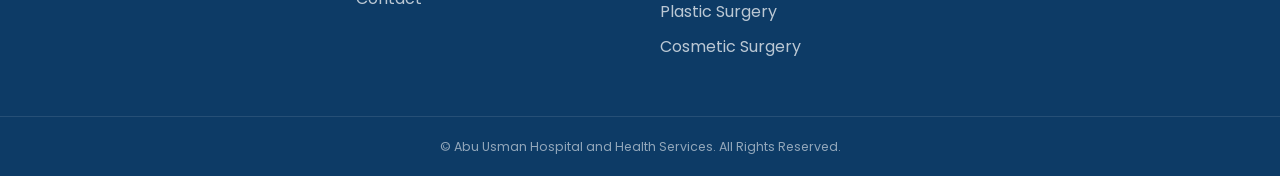
<file: contact.html>
<!DOCTYPE html>
<html lang="en">
<head>
<meta charset="utf-8">
<meta name="viewport" content="width=device-width, initial-scale=1">
<title>Contact &amp; Appointments — Abu Usman Hospital and Health Services</title>
<meta name="description" content="Book an appointment or contact Abu Usman Health Services. Peshawar: 091-2561960 · Islamabad: 0325-5533773. Emergency available 24 hours.">
<meta name="keywords" content="hospital Peshawar, hospital Islamabad, Abu Usman Hospital, home healthcare Pakistan, emergency services, orthopaedic surgery, ICU, operation theatre">
<meta name="author" content="Abu Usman Hospital and Health Services">
<meta property="og:title" content="Contact &amp; Appointments — Abu Usman Hospital and Health Services">
<meta property="og:description" content="Book an appointment or contact Abu Usman Health Services. Peshawar: 091-2561960 · Islamabad: 0325-5533773. Emergency available 24 hours.">
<meta property="og:type" content="website">
<meta property="og:site_name" content="Abu Usman Hospital and Health Services">
<meta name="twitter:card" content="summary_large_image">
<link rel="icon" href="images/logo.png" type="image/png">
<link rel="preconnect" href="https://fonts.googleapis.com">
<link rel="preconnect" href="https://fonts.gstatic.com" crossorigin>
<link href="https://fonts.googleapis.com/css2?family=Poppins:wght@300;400;500;600;700;800&display=swap" rel="stylesheet">
<link rel="stylesheet" href="https://cdnjs.cloudflare.com/ajax/libs/font-awesome/6.5.2/css/all.min.css">
<link rel="stylesheet" href="style.css">

</head>
<body>
<header class="site-header">
  <div class="topbar">
    <div class="container topbar-inner">
      <p><strong>OPD Timing:</strong> 8:00 AM – 8:00 PM · <strong>Emergency:</strong> Available 24 Hours</p>
      <p><i class="fa-solid fa-phone"></i> Peshawar 091-2561960 · Islamabad 0325-5533773</p>
    </div>
  </div>
  <div class="container header-inner">
    <a href="index.html" class="brand" aria-label="Abu Usman Hospital and Health Services">
      <img src="images/logo.png" alt="Abu Usman Hospital and Health Services logo" width="44" height="44">
      <span>
        <span class="brand-name">Abu Usman Hospital and Health Services</span>
        <span class="brand-sub">Trusted Healthcare · Peshawar &amp; Islamabad</span>
      </span>
    </a>
    <div class="header-right">
      <nav class="main-nav" aria-label="Main navigation"><a class="nav-link" href="index.html">Home</a><a class="nav-link" href="about.html">About</a><a class="nav-link" href="services.html">Services</a><a class="nav-link" href="departments.html">Departments</a><a class="nav-link" href="doctors.html">Doctors</a><a class="nav-link" href="pictures.html">Pictures</a><a class="nav-link" href="testimonials.html">Testimonials</a><a class="nav-link" href="branches.html">Branches</a><a class="nav-link active" href="contact.html">Contact</a></nav>
      <a class="btn btn-primary btn-round hide-sm" href="contact.html">Book Appointment</a>
      <button class="menu-btn" id="menuBtn" aria-label="Open menu" aria-expanded="false">
        <i class="fa-solid fa-bars"></i>
      </button>
    </div>
  </div>
  <nav class="mobile-nav" id="mobileNav" aria-label="Mobile navigation">
    <div class="container"><a class="nav-link" href="index.html">Home</a><a class="nav-link" href="about.html">About</a><a class="nav-link" href="services.html">Services</a><a class="nav-link" href="departments.html">Departments</a><a class="nav-link" href="doctors.html">Doctors</a><a class="nav-link" href="pictures.html">Pictures</a><a class="nav-link" href="testimonials.html">Testimonials</a><a class="nav-link" href="branches.html">Branches</a><a class="nav-link active" href="contact.html">Contact</a>
      <a class="btn btn-primary btn-round" href="contact.html">Book Appointment</a>
    </div>
  </nav>
</header>
<main>
<section class="page-hero">
  <div class="container">
    <p class="ph-eyebrow">Contact Us</p>
    <h1>Book an Appointment</h1><p>Fill in the form below and our team will contact you to confirm your appointment.</p>
  </div>
</section>
<section class="section"><div class="container contact-grid">
  <div class="card-panel">
    <h2>Appointment Request Form</h2>
    <p class="muted">We usually respond within a few hours during OPD timings.</p>
    <form id="appointmentForm" class="appt-form" aria-label="Appointment request form">
      <div class="form-row">
        <div><label for="name">Name</label><input id="name" name="name" required placeholder="Your full name"></div>
        <div><label for="phone">Phone Number</label><input id="phone" name="phone" type="tel" required placeholder="03XX-XXXXXXX"></div>
      </div>
      <div><label for="email">Email</label><input id="email" name="email" type="email" placeholder="you@example.com"></div>
      <div><label for="branch">Branch</label>
        <select id="branch" name="branch" required><option value="" disabled selected>Select a branch</option><option value="peshawar">Peshawar Branch</option><option value="islamabad">Islamabad Branch</option></select>
      </div>
      <div><label for="message">Message</label><textarea id="message" name="message" rows="4" placeholder="Tell us about your appointment needs…"></textarea></div>
      <button type="submit" class="btn btn-primary btn-round">Request Appointment</button>
      <p id="formStatus" class="form-status" role="status"></p>
    </form>
  </div>
  <div class="stack">
    <div class="card-panel">
      <h2>Phone Numbers</h2>
      <ul class="contact-info"><li><span class="ci-icon primary"><i class="fa-solid fa-phone"></i></span>
        <div><p class="ci-title">Peshawar Branch</p>
        <a href="tel:0912561960">091-2561960</a></div></li><li><span class="ci-icon primary"><i class="fa-solid fa-phone"></i></span>
        <div><p class="ci-title">Islamabad Branch</p>
        <a href="tel:03255533773">0325-5533773</a></div></li>
        <li><span class="ci-icon accent"><i class="fa-solid fa-envelope"></i></span>
        <div><p class="ci-title">Email</p><a href="mailto:abuusmanhosp@gmail.com">abuusmanhosp@gmail.com</a></div></li>
      </ul>
    </div>
  </div>
</div></section>
</main>
<footer class="site-footer">
  <div class="container ft-grid">
    <div>
      <div class="brand">
        <img src="images/logo.png" alt="Abu Usman Hospital and Health Services logo" width="44" height="44" class="logo-white-bg">
        <span class="brand-name light">Abu Usman Hospital and Health Services</span>
      </div>
      <p class="ft-tag">Trusted Healthcare. Advanced Technology. Compassionate Care.</p>
      <div class="socials">
        <a href="https://www.facebook.com/p/Abu-Usman-Health-Services-61585380803462/" aria-label="Facebook" target="_blank" rel="noopener"><i class="fa-brands fa-facebook-f"></i></a>
      </div>
    </div>
    <nav aria-label="Footer quick links">
      <h3>Quick Links</h3>
      <ul><li><a href="index.html">Home</a></li><li><a href="about.html">About</a></li><li><a href="services.html">Services</a></li><li><a href="departments.html">Departments</a></li><li><a href="doctors.html">Doctors</a></li><li><a href="pictures.html">Pictures</a></li><li><a href="testimonials.html">Testimonials</a></li><li><a href="branches.html">Branches</a></li><li><a href="contact.html">Contact</a></li></ul>
    </nav>
    <div>
      <h3>Services</h3>
      <ul><li>General OPD</li><li>Emergency Services</li><li>Operation Theatre (OT)</li><li>Intensive Care Unit (ICU)</li><li>Private Rooms</li></ul>
      <h3 style="margin-top:1.4rem">Departments</h3>
      <ul><li>Orthopaedics</li><li>General Surgery</li><li>Plastic Surgery</li><li>Cosmetic Surgery</li></ul>
    </div>
    <div>
      <h3>Contact</h3>
      <ul class="ft-branches"><li>
          <p class="ft-title"><i class="fa-solid fa-location-dot"></i> Peshawar Branch</p>
          <p class="ft-sub">Dabgari Garden, Opposite Mission Hospital, Peshawar Cantonment, Peshawar</p>
          <p class="ft-sub"><i class="fa-solid fa-phone"></i> <a href="tel:0912561960">091-2561960</a></p>
        </li><li>
          <p class="ft-title"><i class="fa-solid fa-location-dot"></i> Islamabad Branch</p>
          <p class="ft-sub">Nash One Plaza, Block C, Faisal Town F-18, Islamabad, Pakistan</p>
          <p class="ft-sub"><i class="fa-solid fa-phone"></i> <a href="tel:03255533773">0325-5533773</a></p>
        </li>
        <li>
          <p class="ft-title"><i class="fa-solid fa-envelope"></i> Email</p>
          <p class="ft-sub"><a href="mailto:abuusmanhosp@gmail.com">abuusmanhosp@gmail.com</a></p>
        </li>
      </ul>
    </div>
  </div>
  <div class="ft-bottom"><div class="container">© Abu Usman Hospital and Health Services. All Rights Reserved.</div></div>
</footer>
<script src="script.js"></script>
</body>
</html>
</file>
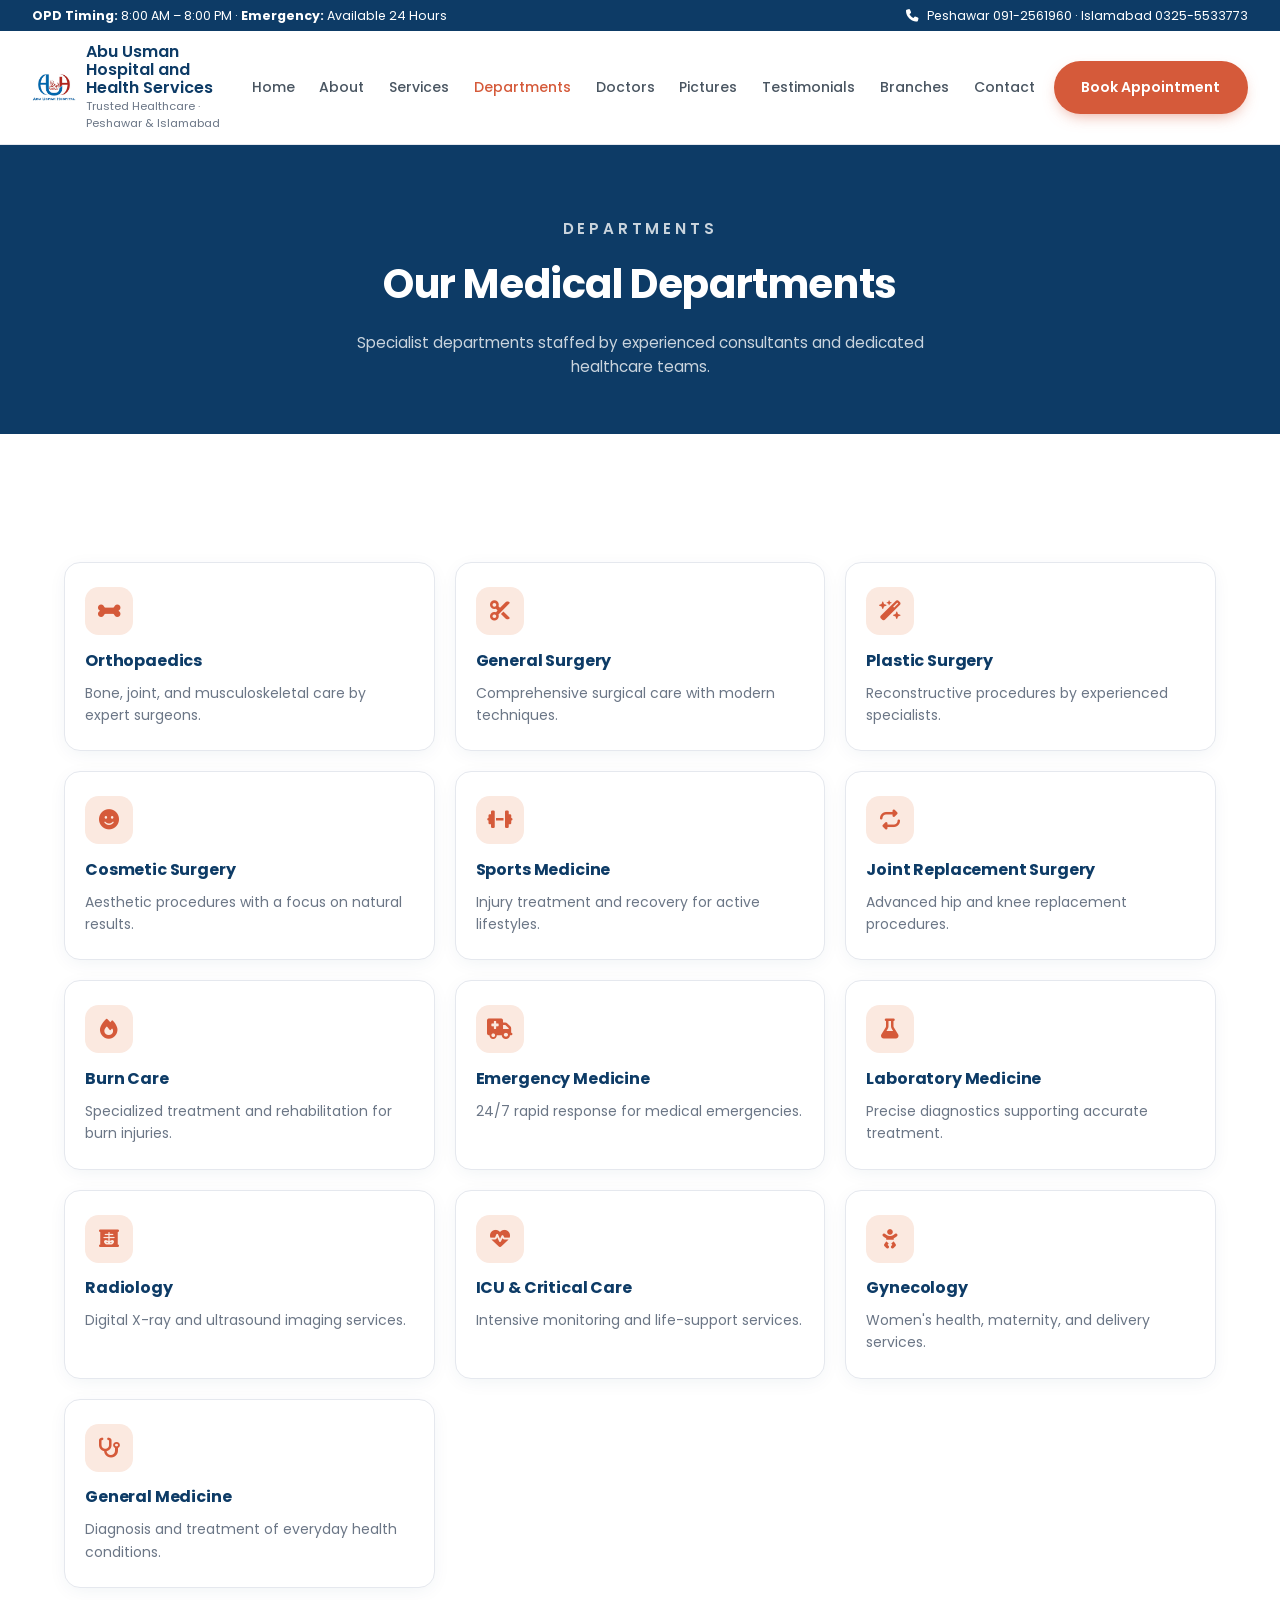
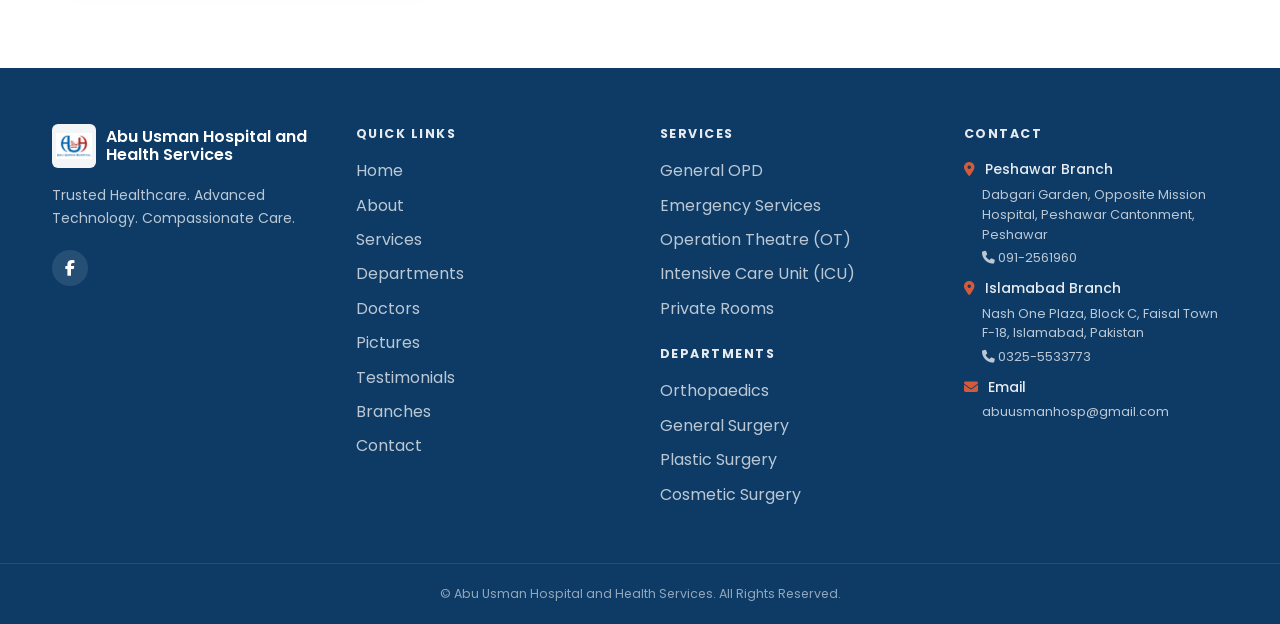
<file: departments.html>
<!DOCTYPE html>
<html lang="en">
<head>
<meta charset="utf-8">
<meta name="viewport" content="width=device-width, initial-scale=1">
<title>Departments — Abu Usman Hospital and Health Services</title>
<meta name="description" content="Our departments include Orthopaedics, General Surgery, Plastic Surgery, Sports Medicine, Joint Replacement, Burn Care, Gynecology, ICU, and more.">
<meta name="keywords" content="hospital Peshawar, hospital Islamabad, Abu Usman Hospital, home healthcare Pakistan, emergency services, orthopaedic surgery, ICU, operation theatre">
<meta name="author" content="Abu Usman Hospital and Health Services">
<meta property="og:title" content="Departments — Abu Usman Hospital and Health Services">
<meta property="og:description" content="Our departments include Orthopaedics, General Surgery, Plastic Surgery, Sports Medicine, Joint Replacement, Burn Care, Gynecology, ICU, and more.">
<meta property="og:type" content="website">
<meta property="og:site_name" content="Abu Usman Hospital and Health Services">
<meta name="twitter:card" content="summary_large_image">
<link rel="icon" href="images/logo.png" type="image/png">
<link rel="preconnect" href="https://fonts.googleapis.com">
<link rel="preconnect" href="https://fonts.gstatic.com" crossorigin>
<link href="https://fonts.googleapis.com/css2?family=Poppins:wght@300;400;500;600;700;800&display=swap" rel="stylesheet">
<link rel="stylesheet" href="https://cdnjs.cloudflare.com/ajax/libs/font-awesome/6.5.2/css/all.min.css">
<link rel="stylesheet" href="style.css">

</head>
<body>
<header class="site-header">
  <div class="topbar">
    <div class="container topbar-inner">
      <p><strong>OPD Timing:</strong> 8:00 AM – 8:00 PM · <strong>Emergency:</strong> Available 24 Hours</p>
      <p><i class="fa-solid fa-phone"></i> Peshawar 091-2561960 · Islamabad 0325-5533773</p>
    </div>
  </div>
  <div class="container header-inner">
    <a href="index.html" class="brand" aria-label="Abu Usman Hospital and Health Services">
      <img src="images/logo.png" alt="Abu Usman Hospital and Health Services logo" width="44" height="44">
      <span>
        <span class="brand-name">Abu Usman Hospital and Health Services</span>
        <span class="brand-sub">Trusted Healthcare · Peshawar &amp; Islamabad</span>
      </span>
    </a>
    <div class="header-right">
      <nav class="main-nav" aria-label="Main navigation"><a class="nav-link" href="index.html">Home</a><a class="nav-link" href="about.html">About</a><a class="nav-link" href="services.html">Services</a><a class="nav-link active" href="departments.html">Departments</a><a class="nav-link" href="doctors.html">Doctors</a><a class="nav-link" href="pictures.html">Pictures</a><a class="nav-link" href="testimonials.html">Testimonials</a><a class="nav-link" href="branches.html">Branches</a><a class="nav-link" href="contact.html">Contact</a></nav>
      <a class="btn btn-primary btn-round hide-sm" href="contact.html">Book Appointment</a>
      <button class="menu-btn" id="menuBtn" aria-label="Open menu" aria-expanded="false">
        <i class="fa-solid fa-bars"></i>
      </button>
    </div>
  </div>
  <nav class="mobile-nav" id="mobileNav" aria-label="Mobile navigation">
    <div class="container"><a class="nav-link" href="index.html">Home</a><a class="nav-link" href="about.html">About</a><a class="nav-link" href="services.html">Services</a><a class="nav-link active" href="departments.html">Departments</a><a class="nav-link" href="doctors.html">Doctors</a><a class="nav-link" href="pictures.html">Pictures</a><a class="nav-link" href="testimonials.html">Testimonials</a><a class="nav-link" href="branches.html">Branches</a><a class="nav-link" href="contact.html">Contact</a>
      <a class="btn btn-primary btn-round" href="contact.html">Book Appointment</a>
    </div>
  </nav>
</header>
<main>
<section class="page-hero">
  <div class="container">
    <p class="ph-eyebrow">Departments</p>
    <h1>Our Medical Departments</h1><p>Specialist departments staffed by experienced consultants and dedicated healthcare teams.</p>
  </div>
</section>
<section class="section"><div class="container"><div class="grid grid-3"><article class="icon-card"><span class="ic-icon"><i class="fa-solid fa-bone"></i></span><h3>Orthopaedics</h3><p class="ic-desc">Bone, joint, and musculoskeletal care by expert surgeons.</p></article><article class="icon-card"><span class="ic-icon"><i class="fa-solid fa-scissors"></i></span><h3>General Surgery</h3><p class="ic-desc">Comprehensive surgical care with modern techniques.</p></article><article class="icon-card"><span class="ic-icon"><i class="fa-solid fa-wand-magic-sparkles"></i></span><h3>Plastic Surgery</h3><p class="ic-desc">Reconstructive procedures by experienced specialists.</p></article><article class="icon-card"><span class="ic-icon"><i class="fa-solid fa-face-smile"></i></span><h3>Cosmetic Surgery</h3><p class="ic-desc">Aesthetic procedures with a focus on natural results.</p></article><article class="icon-card"><span class="ic-icon"><i class="fa-solid fa-dumbbell"></i></span><h3>Sports Medicine</h3><p class="ic-desc">Injury treatment and recovery for active lifestyles.</p></article><article class="icon-card"><span class="ic-icon"><i class="fa-solid fa-repeat"></i></span><h3>Joint Replacement Surgery</h3><p class="ic-desc">Advanced hip and knee replacement procedures.</p></article><article class="icon-card"><span class="ic-icon"><i class="fa-solid fa-fire"></i></span><h3>Burn Care</h3><p class="ic-desc">Specialized treatment and rehabilitation for burn injuries.</p></article><article class="icon-card"><span class="ic-icon"><i class="fa-solid fa-truck-medical"></i></span><h3>Emergency Medicine</h3><p class="ic-desc">24/7 rapid response for medical emergencies.</p></article><article class="icon-card"><span class="ic-icon"><i class="fa-solid fa-flask"></i></span><h3>Laboratory Medicine</h3><p class="ic-desc">Precise diagnostics supporting accurate treatment.</p></article><article class="icon-card"><span class="ic-icon"><i class="fa-solid fa-x-ray"></i></span><h3>Radiology</h3><p class="ic-desc">Digital X-ray and ultrasound imaging services.</p></article><article class="icon-card"><span class="ic-icon"><i class="fa-solid fa-heart-pulse"></i></span><h3>ICU &amp; Critical Care</h3><p class="ic-desc">Intensive monitoring and life-support services.</p></article><article class="icon-card"><span class="ic-icon"><i class="fa-solid fa-baby"></i></span><h3>Gynecology</h3><p class="ic-desc">Women&#x27;s health, maternity, and delivery services.</p></article><article class="icon-card"><span class="ic-icon"><i class="fa-solid fa-stethoscope"></i></span><h3>General Medicine</h3><p class="ic-desc">Diagnosis and treatment of everyday health conditions.</p></article></div></div></section>
</main>
<footer class="site-footer">
  <div class="container ft-grid">
    <div>
      <div class="brand">
        <img src="images/logo.png" alt="Abu Usman Hospital and Health Services logo" width="44" height="44" class="logo-white-bg">
        <span class="brand-name light">Abu Usman Hospital and Health Services</span>
      </div>
      <p class="ft-tag">Trusted Healthcare. Advanced Technology. Compassionate Care.</p>
      <div class="socials">
        <a href="https://www.facebook.com/p/Abu-Usman-Health-Services-61585380803462/" aria-label="Facebook" target="_blank" rel="noopener"><i class="fa-brands fa-facebook-f"></i></a>
      </div>
    </div>
    <nav aria-label="Footer quick links">
      <h3>Quick Links</h3>
      <ul><li><a href="index.html">Home</a></li><li><a href="about.html">About</a></li><li><a href="services.html">Services</a></li><li><a href="departments.html">Departments</a></li><li><a href="doctors.html">Doctors</a></li><li><a href="pictures.html">Pictures</a></li><li><a href="testimonials.html">Testimonials</a></li><li><a href="branches.html">Branches</a></li><li><a href="contact.html">Contact</a></li></ul>
    </nav>
    <div>
      <h3>Services</h3>
      <ul><li>General OPD</li><li>Emergency Services</li><li>Operation Theatre (OT)</li><li>Intensive Care Unit (ICU)</li><li>Private Rooms</li></ul>
      <h3 style="margin-top:1.4rem">Departments</h3>
      <ul><li>Orthopaedics</li><li>General Surgery</li><li>Plastic Surgery</li><li>Cosmetic Surgery</li></ul>
    </div>
    <div>
      <h3>Contact</h3>
      <ul class="ft-branches"><li>
          <p class="ft-title"><i class="fa-solid fa-location-dot"></i> Peshawar Branch</p>
          <p class="ft-sub">Dabgari Garden, Opposite Mission Hospital, Peshawar Cantonment, Peshawar</p>
          <p class="ft-sub"><i class="fa-solid fa-phone"></i> <a href="tel:0912561960">091-2561960</a></p>
        </li><li>
          <p class="ft-title"><i class="fa-solid fa-location-dot"></i> Islamabad Branch</p>
          <p class="ft-sub">Nash One Plaza, Block C, Faisal Town F-18, Islamabad, Pakistan</p>
          <p class="ft-sub"><i class="fa-solid fa-phone"></i> <a href="tel:03255533773">0325-5533773</a></p>
        </li>
        <li>
          <p class="ft-title"><i class="fa-solid fa-envelope"></i> Email</p>
          <p class="ft-sub"><a href="mailto:abuusmanhosp@gmail.com">abuusmanhosp@gmail.com</a></p>
        </li>
      </ul>
    </div>
  </div>
  <div class="ft-bottom"><div class="container">© Abu Usman Hospital and Health Services. All Rights Reserved.</div></div>
</footer>
<script src="script.js"></script>
</body>
</html>
</file>
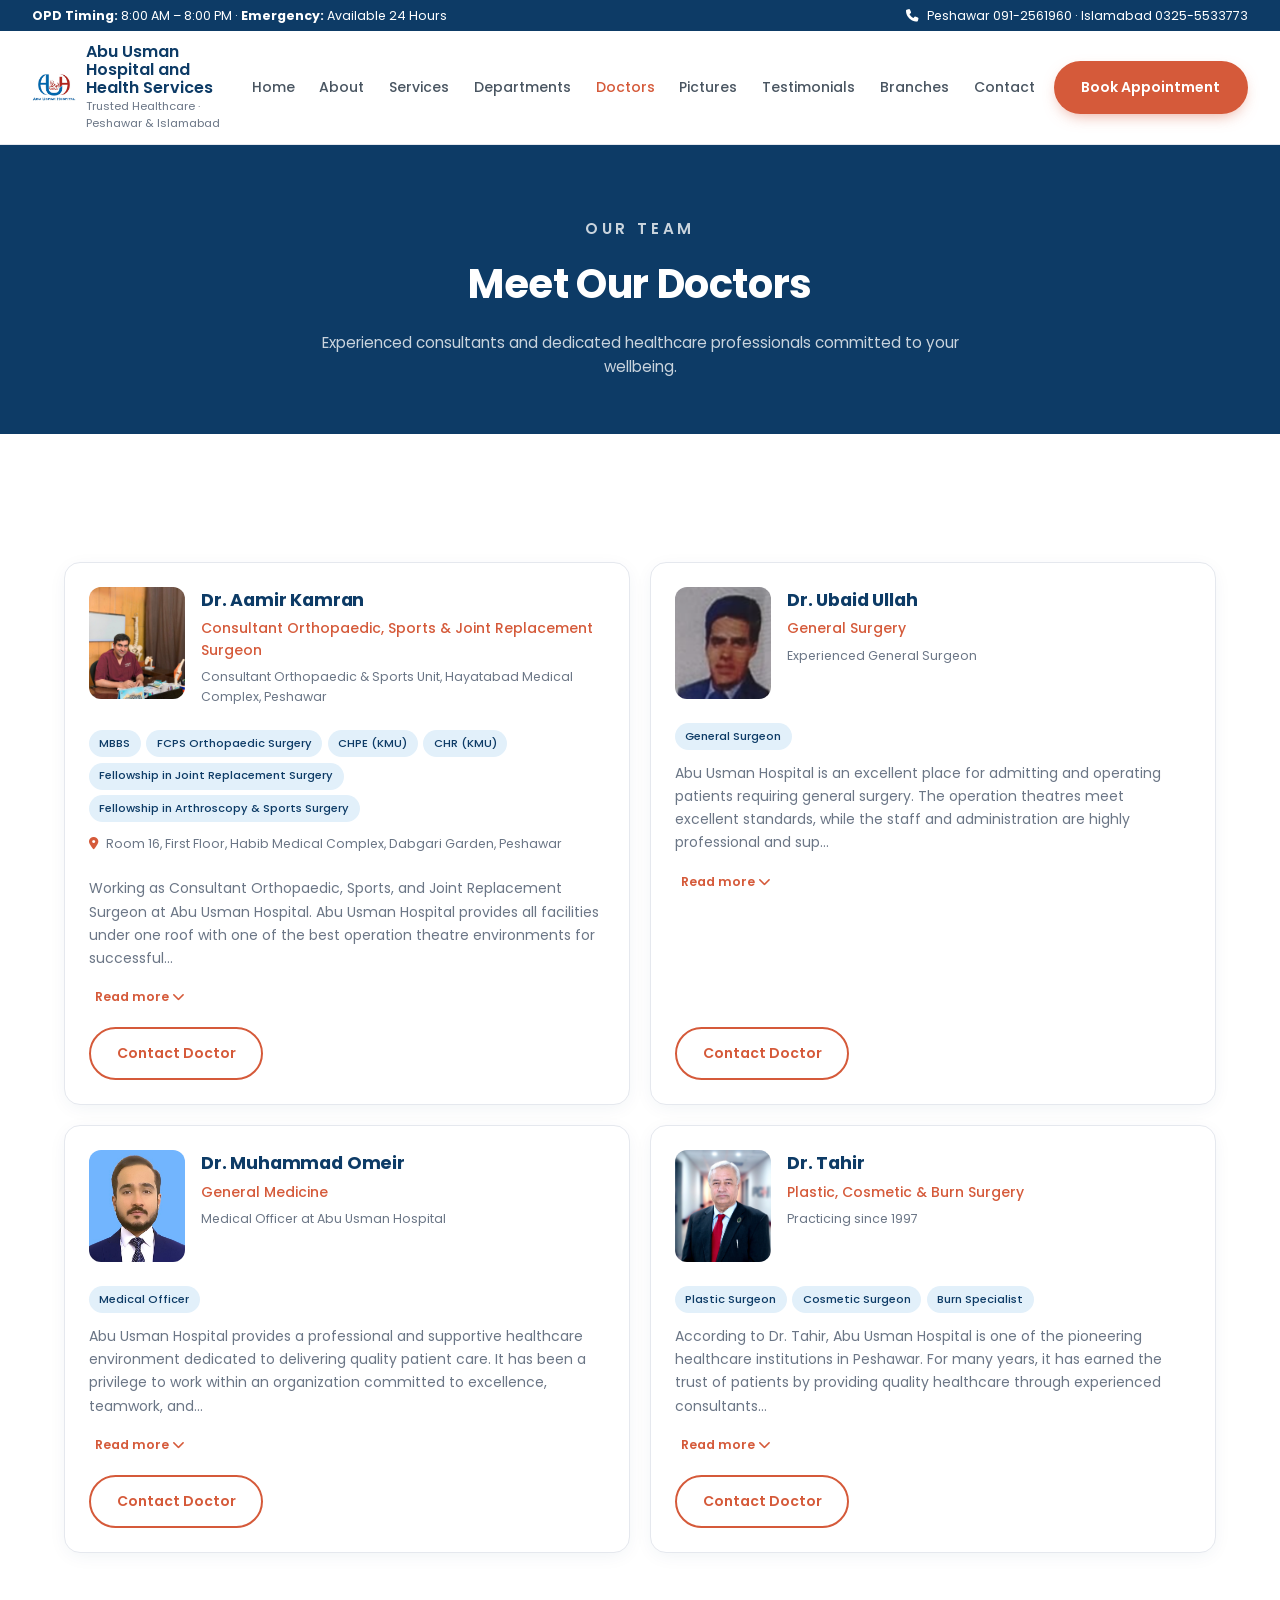
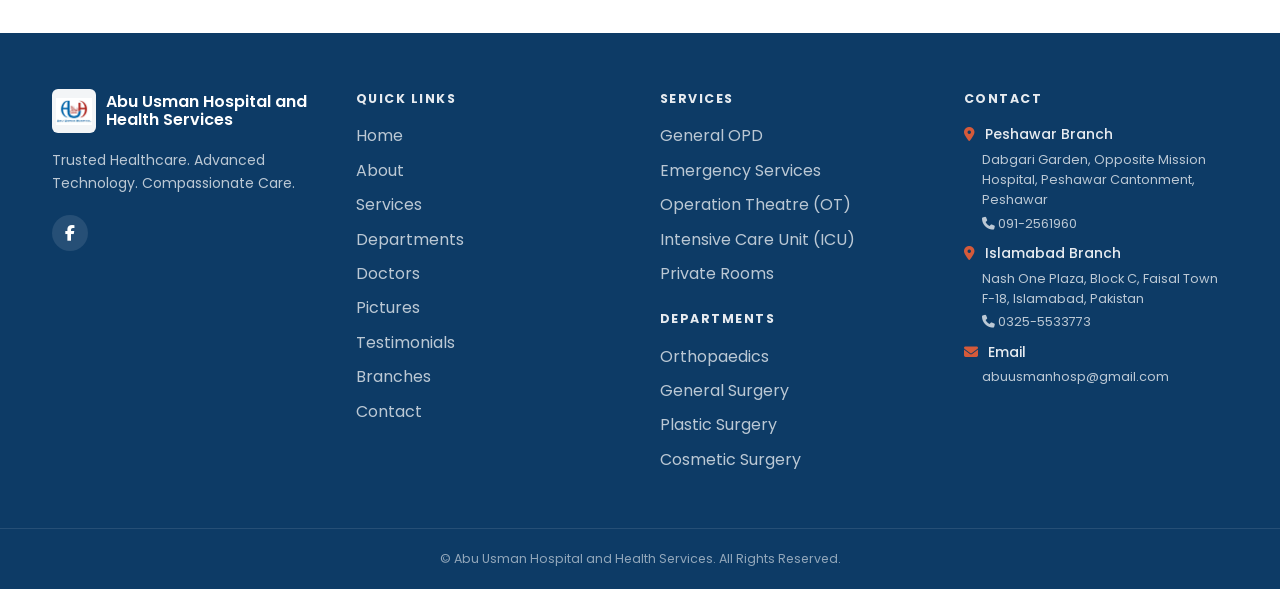
<file: doctors.html>
<!DOCTYPE html>
<html lang="en">
<head>
<meta charset="utf-8">
<meta name="viewport" content="width=device-width, initial-scale=1">
<title>Our Doctors — Abu Usman Hospital and Health Services</title>
<meta name="description" content="Meet our experienced consultants and doctors — orthopaedic surgeons, general surgeons, plastic surgeons, and medical officers at Abu Usman Health Services.">
<meta name="keywords" content="hospital Peshawar, hospital Islamabad, Abu Usman Hospital, home healthcare Pakistan, emergency services, orthopaedic surgery, ICU, operation theatre">
<meta name="author" content="Abu Usman Hospital and Health Services">
<meta property="og:title" content="Our Doctors — Abu Usman Hospital and Health Services">
<meta property="og:description" content="Meet our experienced consultants and doctors — orthopaedic surgeons, general surgeons, plastic surgeons, and medical officers at Abu Usman Health Services.">
<meta property="og:type" content="website">
<meta property="og:site_name" content="Abu Usman Hospital and Health Services">
<meta name="twitter:card" content="summary_large_image">
<link rel="icon" href="images/logo.png" type="image/png">
<link rel="preconnect" href="https://fonts.googleapis.com">
<link rel="preconnect" href="https://fonts.gstatic.com" crossorigin>
<link href="https://fonts.googleapis.com/css2?family=Poppins:wght@300;400;500;600;700;800&display=swap" rel="stylesheet">
<link rel="stylesheet" href="https://cdnjs.cloudflare.com/ajax/libs/font-awesome/6.5.2/css/all.min.css">
<link rel="stylesheet" href="style.css">

</head>
<body>
<header class="site-header">
  <div class="topbar">
    <div class="container topbar-inner">
      <p><strong>OPD Timing:</strong> 8:00 AM – 8:00 PM · <strong>Emergency:</strong> Available 24 Hours</p>
      <p><i class="fa-solid fa-phone"></i> Peshawar 091-2561960 · Islamabad 0325-5533773</p>
    </div>
  </div>
  <div class="container header-inner">
    <a href="index.html" class="brand" aria-label="Abu Usman Hospital and Health Services">
      <img src="images/logo.png" alt="Abu Usman Hospital and Health Services logo" width="44" height="44">
      <span>
        <span class="brand-name">Abu Usman Hospital and Health Services</span>
        <span class="brand-sub">Trusted Healthcare · Peshawar &amp; Islamabad</span>
      </span>
    </a>
    <div class="header-right">
      <nav class="main-nav" aria-label="Main navigation"><a class="nav-link" href="index.html">Home</a><a class="nav-link" href="about.html">About</a><a class="nav-link" href="services.html">Services</a><a class="nav-link" href="departments.html">Departments</a><a class="nav-link active" href="doctors.html">Doctors</a><a class="nav-link" href="pictures.html">Pictures</a><a class="nav-link" href="testimonials.html">Testimonials</a><a class="nav-link" href="branches.html">Branches</a><a class="nav-link" href="contact.html">Contact</a></nav>
      <a class="btn btn-primary btn-round hide-sm" href="contact.html">Book Appointment</a>
      <button class="menu-btn" id="menuBtn" aria-label="Open menu" aria-expanded="false">
        <i class="fa-solid fa-bars"></i>
      </button>
    </div>
  </div>
  <nav class="mobile-nav" id="mobileNav" aria-label="Mobile navigation">
    <div class="container"><a class="nav-link" href="index.html">Home</a><a class="nav-link" href="about.html">About</a><a class="nav-link" href="services.html">Services</a><a class="nav-link" href="departments.html">Departments</a><a class="nav-link active" href="doctors.html">Doctors</a><a class="nav-link" href="pictures.html">Pictures</a><a class="nav-link" href="testimonials.html">Testimonials</a><a class="nav-link" href="branches.html">Branches</a><a class="nav-link" href="contact.html">Contact</a>
      <a class="btn btn-primary btn-round" href="contact.html">Book Appointment</a>
    </div>
  </nav>
</header>
<main>
<section class="page-hero">
  <div class="container">
    <p class="ph-eyebrow">Our Team</p>
    <h1>Meet Our Doctors</h1><p>Experienced consultants and dedicated healthcare professionals committed to your wellbeing.</p>
  </div>
</section>
<section class="section"><div class="container"><div class="grid grid-2"><article class="doctor-card">
  <div class="dc-top">
    <img src="images/dr-aamir.png" alt="Portrait of Dr. Aamir Kamran" loading="lazy">
    <div>
      <h3>Dr. Aamir Kamran</h3>
      <p class="dc-spec">Consultant Orthopaedic, Sports &amp; Joint Replacement Surgeon</p>
      <p class="dc-exp">Consultant Orthopaedic &amp; Sports Unit, Hayatabad Medical Complex, Peshawar</p>
    </div>
  </div>
  <div class="dc-body">
    <ul class="dc-quals"><li>MBBS</li><li>FCPS Orthopaedic Surgery</li><li>CHPE (KMU)</li><li>CHR (KMU)</li><li>Fellowship in Joint Replacement Surgery</li><li>Fellowship in Arthroscopy &amp; Sports Surgery</li></ul>
    <p class="dc-clinic"><i class="fa-solid fa-location-dot"></i> Room 16, First Floor, Habib Medical Complex, Dabgari Garden, Peshawar</p>
    <p class="dc-bio" data-short="Working as Consultant Orthopaedic, Sports, and Joint Replacement Surgeon at Abu Usman Hospital. Abu Usman Hospital provides all facilities under one roof with one of the best operation theatre environments for successful…" data-full="Working as Consultant Orthopaedic, Sports, and Joint Replacement Surgeon at Abu Usman Hospital. Abu Usman Hospital provides all facilities under one roof with one of the best operation theatre environments for successful surgeries. The hospital is fully equipped with modern instruments and advanced technology. I sincerely appreciate the Abu Usman Hospital team for their excellent administrative support and commitment towards better patient care.">Working as Consultant Orthopaedic, Sports, and Joint Replacement Surgeon at Abu Usman Hospital. Abu Usman Hospital provides all facilities under one roof with one of the best operation theatre environments for successful…</p><button type="button" class="dc-toggle" data-expanded="false">Read more <i class="fa-solid fa-chevron-down"></i></button>
    <div class="dc-cta"><a href="contact.html" class="btn btn-outline btn-round">Contact Doctor</a></div>
  </div>
</article><article class="doctor-card">
  <div class="dc-top">
    <img src="images/dr-ubaid.png" alt="Portrait of Dr. Ubaid Ullah" loading="lazy">
    <div>
      <h3>Dr. Ubaid Ullah</h3>
      <p class="dc-spec">General Surgery</p>
      <p class="dc-exp">Experienced General Surgeon</p>
    </div>
  </div>
  <div class="dc-body">
    <ul class="dc-quals"><li>General Surgeon</li></ul>
    
    <p class="dc-bio" data-short="Abu Usman Hospital is an excellent place for admitting and operating patients requiring general surgery. The operation theatres meet excellent standards, while the staff and administration are highly professional and sup…" data-full="Abu Usman Hospital is an excellent place for admitting and operating patients requiring general surgery. The operation theatres meet excellent standards, while the staff and administration are highly professional and supportive. Patients receive outstanding healthcare services at significantly lower costs compared to many other medical institutions. I am completely satisfied with the quality of services provided by Abu Usman Hospital.">Abu Usman Hospital is an excellent place for admitting and operating patients requiring general surgery. The operation theatres meet excellent standards, while the staff and administration are highly professional and sup…</p><button type="button" class="dc-toggle" data-expanded="false">Read more <i class="fa-solid fa-chevron-down"></i></button>
    <div class="dc-cta"><a href="contact.html" class="btn btn-outline btn-round">Contact Doctor</a></div>
  </div>
</article><article class="doctor-card">
  <div class="dc-top">
    <img src="images/dr-omeir.jpg" alt="Portrait of Dr. Muhammad Omeir" loading="lazy">
    <div>
      <h3>Dr. Muhammad Omeir</h3>
      <p class="dc-spec">General Medicine</p>
      <p class="dc-exp">Medical Officer at Abu Usman Hospital</p>
    </div>
  </div>
  <div class="dc-body">
    <ul class="dc-quals"><li>Medical Officer</li></ul>
    
    <p class="dc-bio" data-short="Abu Usman Hospital provides a professional and supportive healthcare environment dedicated to delivering quality patient care. It has been a privilege to work within an organization committed to excellence, teamwork, and…" data-full="Abu Usman Hospital provides a professional and supportive healthcare environment dedicated to delivering quality patient care. It has been a privilege to work within an organization committed to excellence, teamwork, and compassionate healthcare services.">Abu Usman Hospital provides a professional and supportive healthcare environment dedicated to delivering quality patient care. It has been a privilege to work within an organization committed to excellence, teamwork, and…</p><button type="button" class="dc-toggle" data-expanded="false">Read more <i class="fa-solid fa-chevron-down"></i></button>
    <div class="dc-cta"><a href="contact.html" class="btn btn-outline btn-round">Contact Doctor</a></div>
  </div>
</article><article class="doctor-card">
  <div class="dc-top">
    <img src="images/dr-tahir.png" alt="Portrait of Dr. Tahir" loading="lazy">
    <div>
      <h3>Dr. Tahir</h3>
      <p class="dc-spec">Plastic, Cosmetic &amp; Burn Surgery</p>
      <p class="dc-exp">Practicing since 1997</p>
    </div>
  </div>
  <div class="dc-body">
    <ul class="dc-quals"><li>Plastic Surgeon</li><li>Cosmetic Surgeon</li><li>Burn Specialist</li></ul>
    
    <p class="dc-bio" data-short="According to Dr. Tahir, Abu Usman Hospital is one of the pioneering healthcare institutions in Peshawar. For many years, it has earned the trust of patients by providing quality healthcare through experienced consultants…" data-full="According to Dr. Tahir, Abu Usman Hospital is one of the pioneering healthcare institutions in Peshawar. For many years, it has earned the trust of patients by providing quality healthcare through experienced consultants, modern facilities, and a multidisciplinary approach. The hospital offers excellent services in plastic surgery, cosmetic surgery, burn care, neurosurgery, cardiac care, orthopaedics, and many other specialties. Equipped with advanced operation theatres, skilled doctors, and highly trained staff, Abu Usman Hospital maintains international standards while keeping treatment affordable. Unlike many private hospitals, patient care remains the hospital&#x27;s highest priority rather than financial gain, allowing quality healthcare to be accessible to people from all walks of life.">According to Dr. Tahir, Abu Usman Hospital is one of the pioneering healthcare institutions in Peshawar. For many years, it has earned the trust of patients by providing quality healthcare through experienced consultants…</p><button type="button" class="dc-toggle" data-expanded="false">Read more <i class="fa-solid fa-chevron-down"></i></button>
    <div class="dc-cta"><a href="contact.html" class="btn btn-outline btn-round">Contact Doctor</a></div>
  </div>
</article></div></div></section>
</main>
<footer class="site-footer">
  <div class="container ft-grid">
    <div>
      <div class="brand">
        <img src="images/logo.png" alt="Abu Usman Hospital and Health Services logo" width="44" height="44" class="logo-white-bg">
        <span class="brand-name light">Abu Usman Hospital and Health Services</span>
      </div>
      <p class="ft-tag">Trusted Healthcare. Advanced Technology. Compassionate Care.</p>
      <div class="socials">
        <a href="https://www.facebook.com/p/Abu-Usman-Health-Services-61585380803462/" aria-label="Facebook" target="_blank" rel="noopener"><i class="fa-brands fa-facebook-f"></i></a>
      </div>
    </div>
    <nav aria-label="Footer quick links">
      <h3>Quick Links</h3>
      <ul><li><a href="index.html">Home</a></li><li><a href="about.html">About</a></li><li><a href="services.html">Services</a></li><li><a href="departments.html">Departments</a></li><li><a href="doctors.html">Doctors</a></li><li><a href="pictures.html">Pictures</a></li><li><a href="testimonials.html">Testimonials</a></li><li><a href="branches.html">Branches</a></li><li><a href="contact.html">Contact</a></li></ul>
    </nav>
    <div>
      <h3>Services</h3>
      <ul><li>General OPD</li><li>Emergency Services</li><li>Operation Theatre (OT)</li><li>Intensive Care Unit (ICU)</li><li>Private Rooms</li></ul>
      <h3 style="margin-top:1.4rem">Departments</h3>
      <ul><li>Orthopaedics</li><li>General Surgery</li><li>Plastic Surgery</li><li>Cosmetic Surgery</li></ul>
    </div>
    <div>
      <h3>Contact</h3>
      <ul class="ft-branches"><li>
          <p class="ft-title"><i class="fa-solid fa-location-dot"></i> Peshawar Branch</p>
          <p class="ft-sub">Dabgari Garden, Opposite Mission Hospital, Peshawar Cantonment, Peshawar</p>
          <p class="ft-sub"><i class="fa-solid fa-phone"></i> <a href="tel:0912561960">091-2561960</a></p>
        </li><li>
          <p class="ft-title"><i class="fa-solid fa-location-dot"></i> Islamabad Branch</p>
          <p class="ft-sub">Nash One Plaza, Block C, Faisal Town F-18, Islamabad, Pakistan</p>
          <p class="ft-sub"><i class="fa-solid fa-phone"></i> <a href="tel:03255533773">0325-5533773</a></p>
        </li>
        <li>
          <p class="ft-title"><i class="fa-solid fa-envelope"></i> Email</p>
          <p class="ft-sub"><a href="mailto:abuusmanhosp@gmail.com">abuusmanhosp@gmail.com</a></p>
        </li>
      </ul>
    </div>
  </div>
  <div class="ft-bottom"><div class="container">© Abu Usman Hospital and Health Services. All Rights Reserved.</div></div>
</footer>
<script src="script.js"></script>
</body>
</html>
</file>
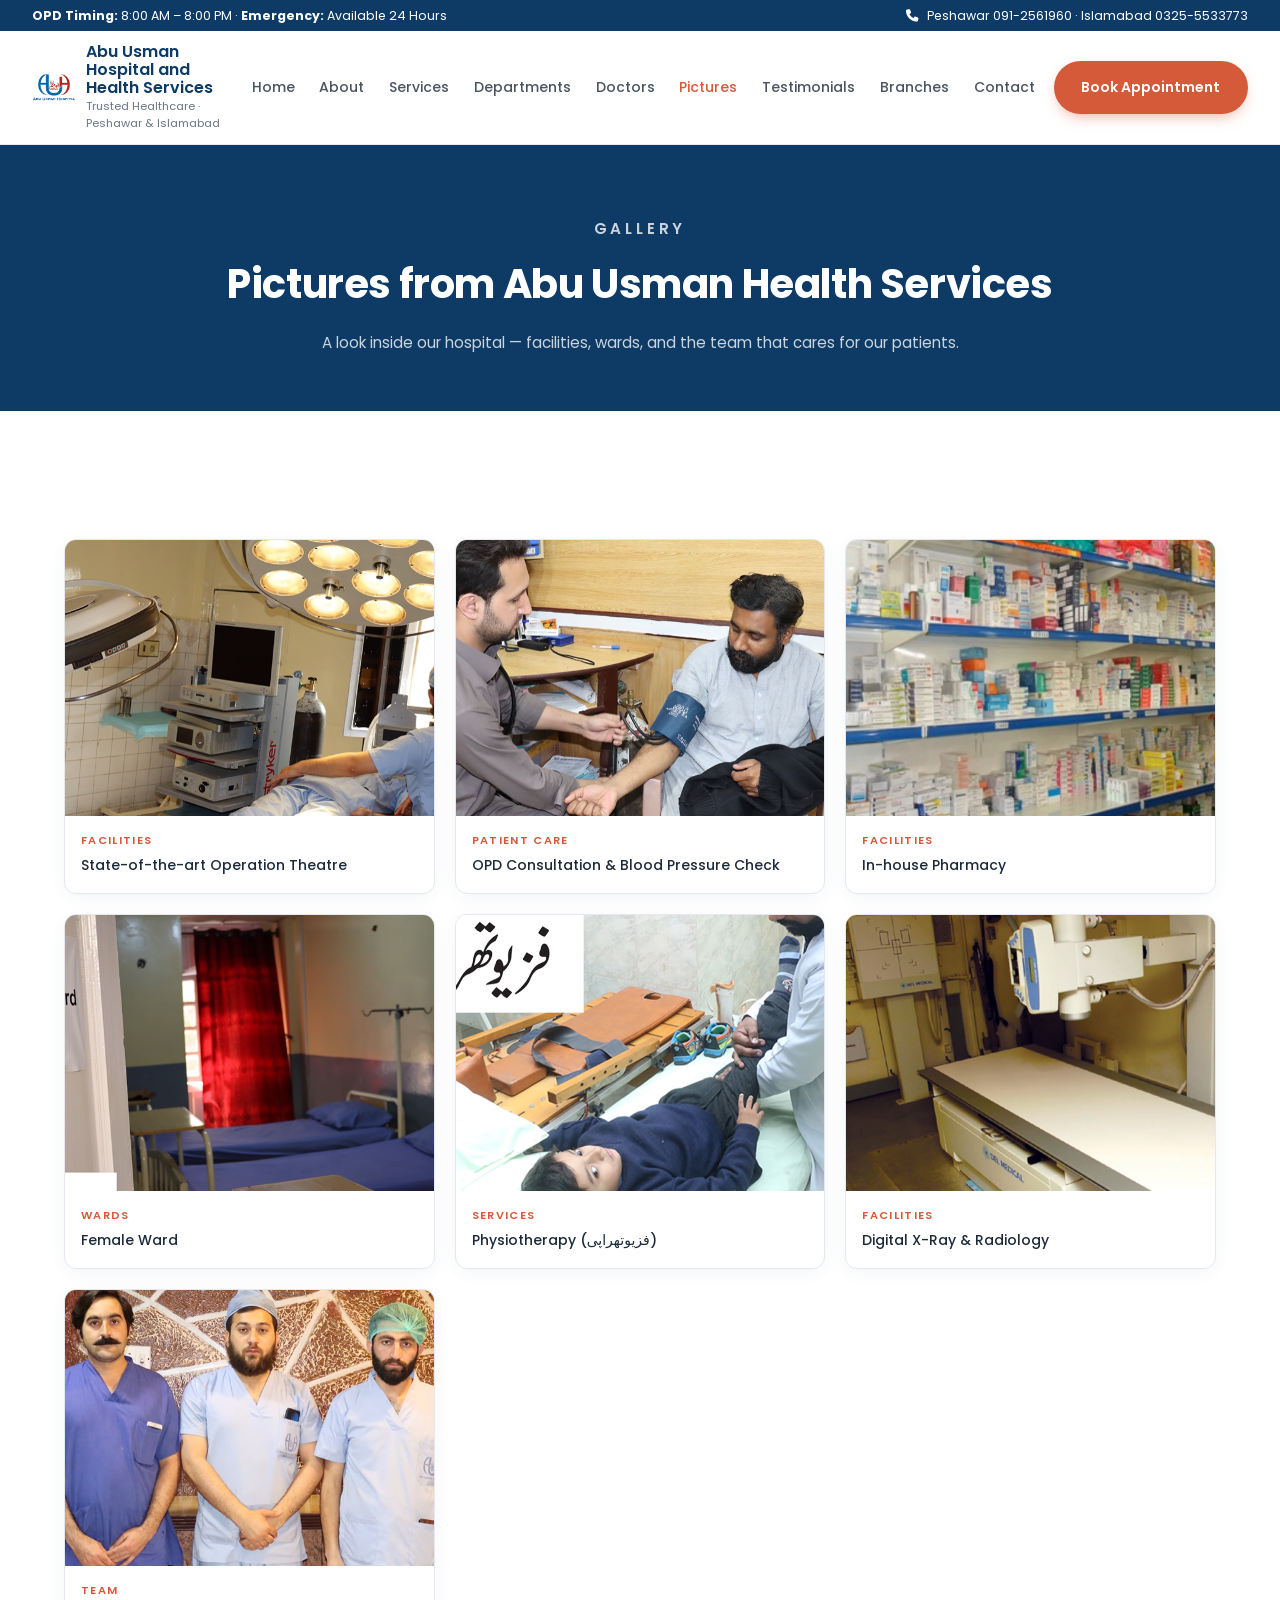
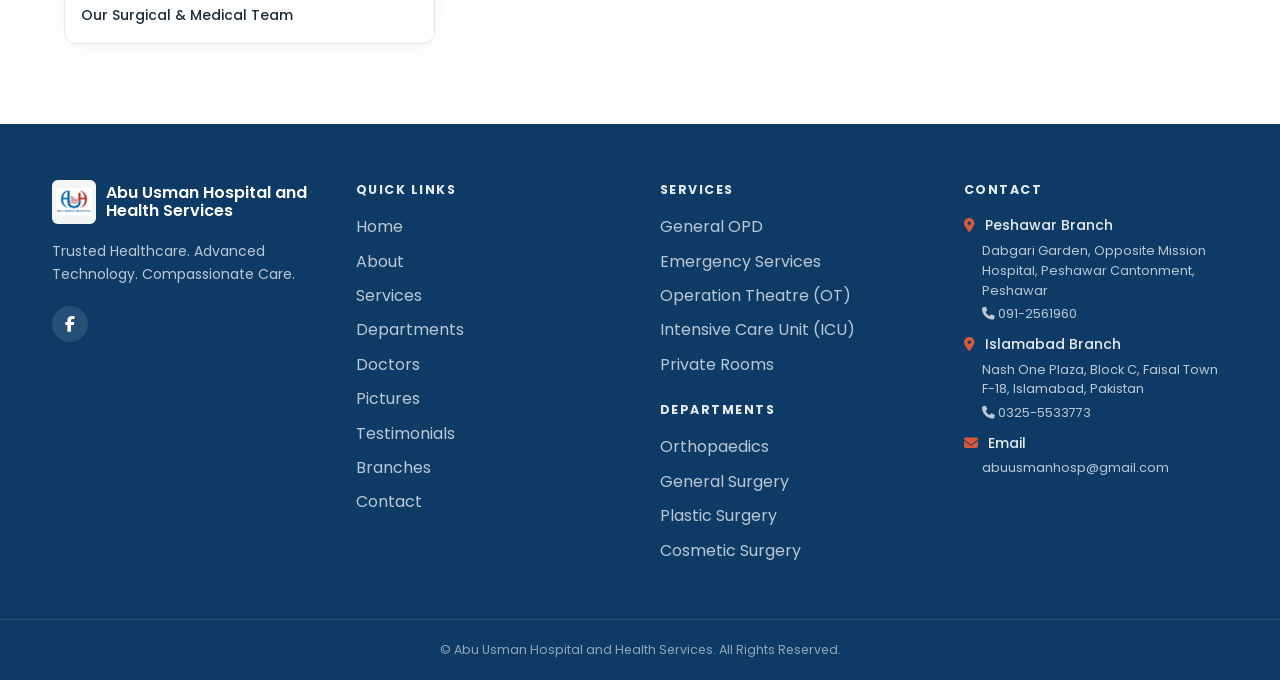
<file: pictures.html>
<!DOCTYPE html>
<html lang="en">
<head>
<meta charset="utf-8">
<meta name="viewport" content="width=device-width, initial-scale=1">
<title>Pictures | Abu Usman Health Services</title>
<meta name="description" content="Photo gallery of Abu Usman Health Services — operation theatre, wards, pharmacy, radiology, physiotherapy and our medical team.">
<meta name="keywords" content="hospital Peshawar, hospital Islamabad, Abu Usman Hospital, home healthcare Pakistan, emergency services, orthopaedic surgery, ICU, operation theatre">
<meta name="author" content="Abu Usman Hospital and Health Services">
<meta property="og:title" content="Pictures | Abu Usman Health Services">
<meta property="og:description" content="Photo gallery of Abu Usman Health Services — operation theatre, wards, pharmacy, radiology, physiotherapy and our medical team.">
<meta property="og:type" content="website">
<meta property="og:site_name" content="Abu Usman Hospital and Health Services">
<meta name="twitter:card" content="summary_large_image">
<link rel="icon" href="images/logo.png" type="image/png">
<link rel="preconnect" href="https://fonts.googleapis.com">
<link rel="preconnect" href="https://fonts.gstatic.com" crossorigin>
<link href="https://fonts.googleapis.com/css2?family=Poppins:wght@300;400;500;600;700;800&display=swap" rel="stylesheet">
<link rel="stylesheet" href="https://cdnjs.cloudflare.com/ajax/libs/font-awesome/6.5.2/css/all.min.css">
<link rel="stylesheet" href="style.css">

</head>
<body>
<header class="site-header">
  <div class="topbar">
    <div class="container topbar-inner">
      <p><strong>OPD Timing:</strong> 8:00 AM – 8:00 PM · <strong>Emergency:</strong> Available 24 Hours</p>
      <p><i class="fa-solid fa-phone"></i> Peshawar 091-2561960 · Islamabad 0325-5533773</p>
    </div>
  </div>
  <div class="container header-inner">
    <a href="index.html" class="brand" aria-label="Abu Usman Hospital and Health Services">
      <img src="images/logo.png" alt="Abu Usman Hospital and Health Services logo" width="44" height="44">
      <span>
        <span class="brand-name">Abu Usman Hospital and Health Services</span>
        <span class="brand-sub">Trusted Healthcare · Peshawar &amp; Islamabad</span>
      </span>
    </a>
    <div class="header-right">
      <nav class="main-nav" aria-label="Main navigation"><a class="nav-link" href="index.html">Home</a><a class="nav-link" href="about.html">About</a><a class="nav-link" href="services.html">Services</a><a class="nav-link" href="departments.html">Departments</a><a class="nav-link" href="doctors.html">Doctors</a><a class="nav-link active" href="pictures.html">Pictures</a><a class="nav-link" href="testimonials.html">Testimonials</a><a class="nav-link" href="branches.html">Branches</a><a class="nav-link" href="contact.html">Contact</a></nav>
      <a class="btn btn-primary btn-round hide-sm" href="contact.html">Book Appointment</a>
      <button class="menu-btn" id="menuBtn" aria-label="Open menu" aria-expanded="false">
        <i class="fa-solid fa-bars"></i>
      </button>
    </div>
  </div>
  <nav class="mobile-nav" id="mobileNav" aria-label="Mobile navigation">
    <div class="container"><a class="nav-link" href="index.html">Home</a><a class="nav-link" href="about.html">About</a><a class="nav-link" href="services.html">Services</a><a class="nav-link" href="departments.html">Departments</a><a class="nav-link" href="doctors.html">Doctors</a><a class="nav-link active" href="pictures.html">Pictures</a><a class="nav-link" href="testimonials.html">Testimonials</a><a class="nav-link" href="branches.html">Branches</a><a class="nav-link" href="contact.html">Contact</a>
      <a class="btn btn-primary btn-round" href="contact.html">Book Appointment</a>
    </div>
  </nav>
</header>
<main>
<section class="page-hero">
  <div class="container">
    <p class="ph-eyebrow">Gallery</p>
    <h1>Pictures from Abu Usman Health Services</h1><p>A look inside our hospital — facilities, wards, and the team that cares for our patients.</p>
  </div>
</section>
<section class="section"><div class="container"><div class="grid grid-3"><figure class="gallery-item">
  <div class="gi-img"><img src="images/gallery-10.png" alt="Operation theatre" loading="lazy"></div>
  <figcaption><p class="gi-cat">Facilities</p><p class="gi-cap">State-of-the-art Operation Theatre</p></figcaption>
</figure><figure class="gallery-item">
  <div class="gi-img"><img src="images/gallery-11.png" alt="OPD consultation" loading="lazy"></div>
  <figcaption><p class="gi-cat">Patient Care</p><p class="gi-cap">OPD Consultation &amp; Blood Pressure Check</p></figcaption>
</figure><figure class="gallery-item">
  <div class="gi-img"><img src="images/gallery-12.png" alt="Pharmacy" loading="lazy"></div>
  <figcaption><p class="gi-cat">Facilities</p><p class="gi-cap">In-house Pharmacy</p></figcaption>
</figure><figure class="gallery-item">
  <div class="gi-img"><img src="images/gallery-13.png" alt="Female ward" loading="lazy"></div>
  <figcaption><p class="gi-cat">Wards</p><p class="gi-cap">Female Ward</p></figcaption>
</figure><figure class="gallery-item">
  <div class="gi-img"><img src="images/gallery-14.png" alt="Physiotherapy" loading="lazy"></div>
  <figcaption><p class="gi-cat">Services</p><p class="gi-cap">Physiotherapy (فزیوتھراپی)</p></figcaption>
</figure><figure class="gallery-item">
  <div class="gi-img"><img src="images/gallery-15.png" alt="X-Ray" loading="lazy"></div>
  <figcaption><p class="gi-cat">Facilities</p><p class="gi-cap">Digital X-Ray &amp; Radiology</p></figcaption>
</figure><figure class="gallery-item">
  <div class="gi-img"><img src="images/gallery-16.png" alt="Medical Team" loading="lazy"></div>
  <figcaption><p class="gi-cat">Team</p><p class="gi-cap">Our Surgical &amp; Medical Team</p></figcaption>
</figure></div></div></section>
</main>
<footer class="site-footer">
  <div class="container ft-grid">
    <div>
      <div class="brand">
        <img src="images/logo.png" alt="Abu Usman Hospital and Health Services logo" width="44" height="44" class="logo-white-bg">
        <span class="brand-name light">Abu Usman Hospital and Health Services</span>
      </div>
      <p class="ft-tag">Trusted Healthcare. Advanced Technology. Compassionate Care.</p>
      <div class="socials">
        <a href="https://www.facebook.com/p/Abu-Usman-Health-Services-61585380803462/" aria-label="Facebook" target="_blank" rel="noopener"><i class="fa-brands fa-facebook-f"></i></a>
      </div>
    </div>
    <nav aria-label="Footer quick links">
      <h3>Quick Links</h3>
      <ul><li><a href="index.html">Home</a></li><li><a href="about.html">About</a></li><li><a href="services.html">Services</a></li><li><a href="departments.html">Departments</a></li><li><a href="doctors.html">Doctors</a></li><li><a href="pictures.html">Pictures</a></li><li><a href="testimonials.html">Testimonials</a></li><li><a href="branches.html">Branches</a></li><li><a href="contact.html">Contact</a></li></ul>
    </nav>
    <div>
      <h3>Services</h3>
      <ul><li>General OPD</li><li>Emergency Services</li><li>Operation Theatre (OT)</li><li>Intensive Care Unit (ICU)</li><li>Private Rooms</li></ul>
      <h3 style="margin-top:1.4rem">Departments</h3>
      <ul><li>Orthopaedics</li><li>General Surgery</li><li>Plastic Surgery</li><li>Cosmetic Surgery</li></ul>
    </div>
    <div>
      <h3>Contact</h3>
      <ul class="ft-branches"><li>
          <p class="ft-title"><i class="fa-solid fa-location-dot"></i> Peshawar Branch</p>
          <p class="ft-sub">Dabgari Garden, Opposite Mission Hospital, Peshawar Cantonment, Peshawar</p>
          <p class="ft-sub"><i class="fa-solid fa-phone"></i> <a href="tel:0912561960">091-2561960</a></p>
        </li><li>
          <p class="ft-title"><i class="fa-solid fa-location-dot"></i> Islamabad Branch</p>
          <p class="ft-sub">Nash One Plaza, Block C, Faisal Town F-18, Islamabad, Pakistan</p>
          <p class="ft-sub"><i class="fa-solid fa-phone"></i> <a href="tel:03255533773">0325-5533773</a></p>
        </li>
        <li>
          <p class="ft-title"><i class="fa-solid fa-envelope"></i> Email</p>
          <p class="ft-sub"><a href="mailto:abuusmanhosp@gmail.com">abuusmanhosp@gmail.com</a></p>
        </li>
      </ul>
    </div>
  </div>
  <div class="ft-bottom"><div class="container">© Abu Usman Hospital and Health Services. All Rights Reserved.</div></div>
</footer>
<script src="script.js"></script>
</body>
</html>
</file>
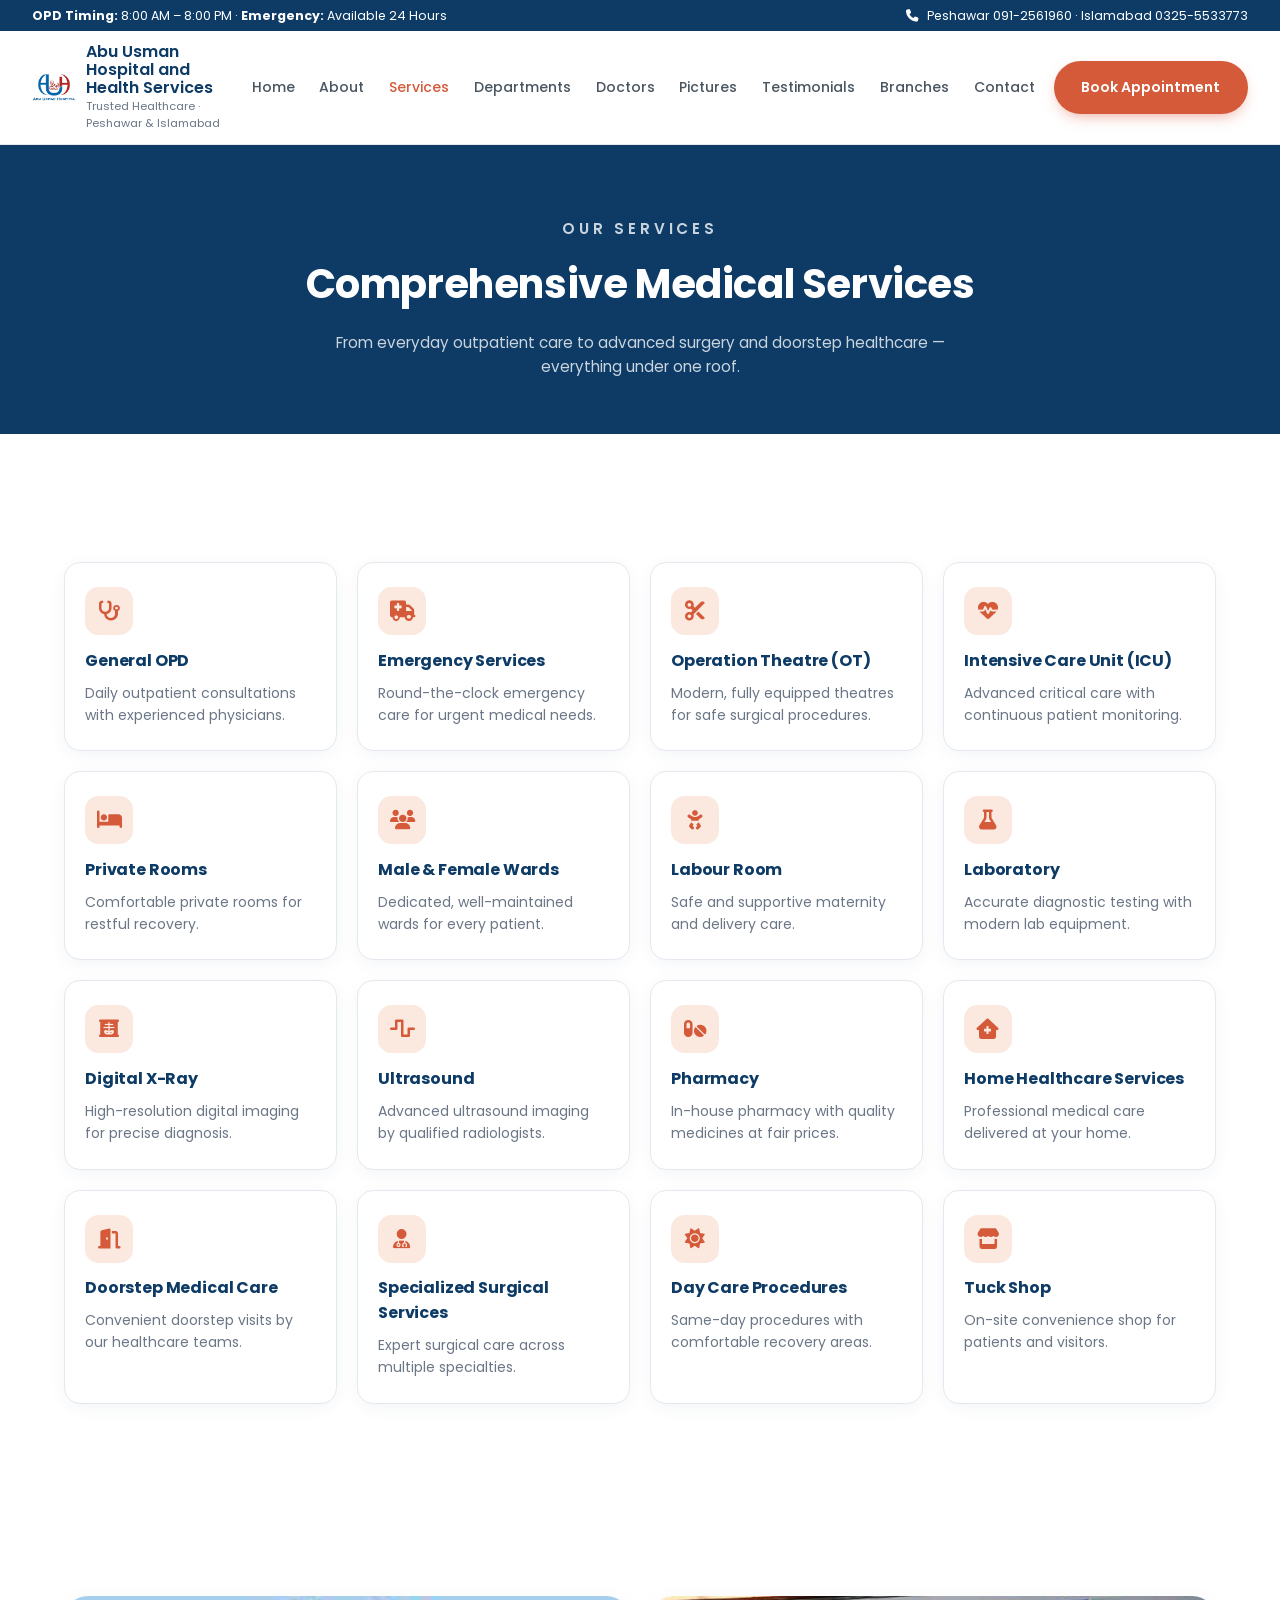
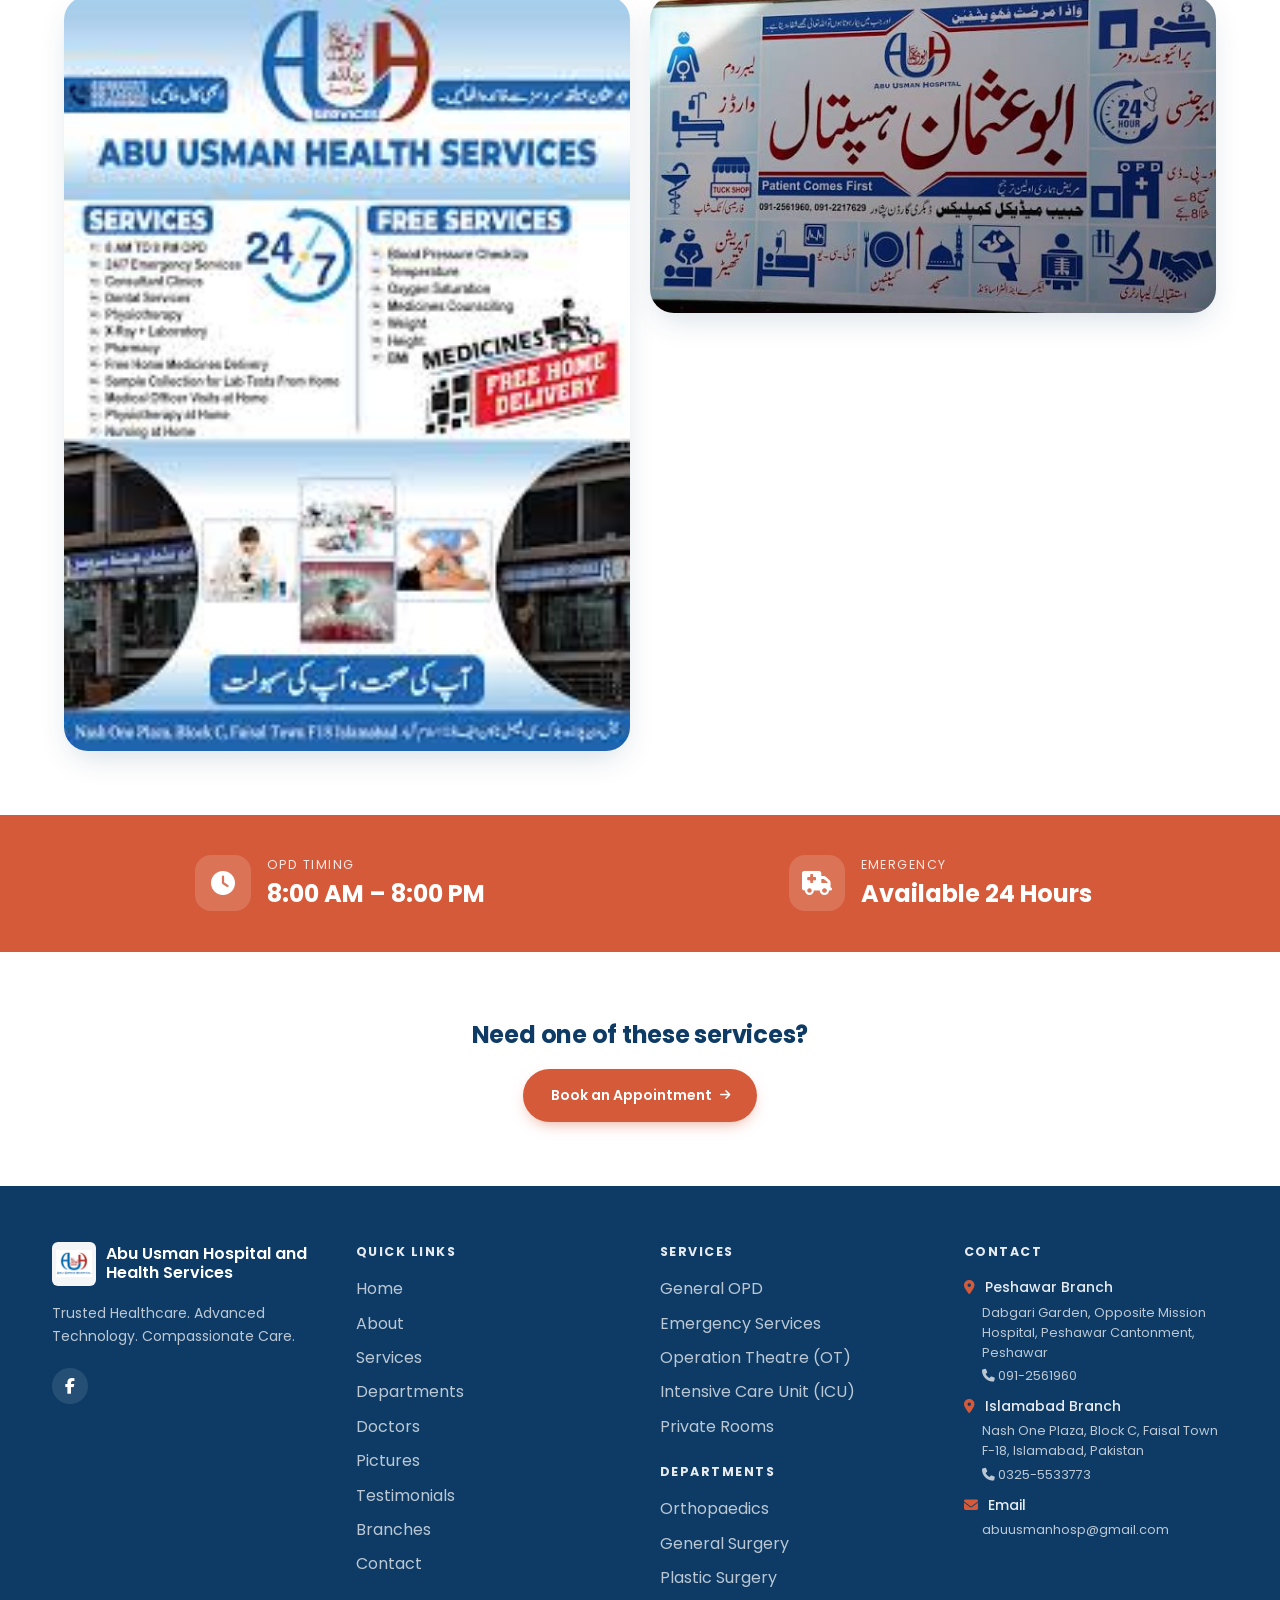
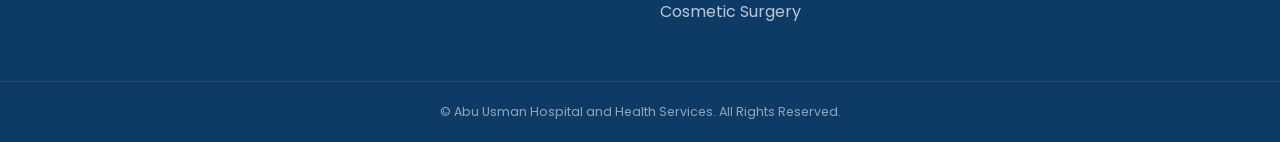
<file: services.html>
<!DOCTYPE html>
<html lang="en">
<head>
<meta charset="utf-8">
<meta name="viewport" content="width=device-width, initial-scale=1">
<title>Medical Services — Abu Usman Hospital and Health Services</title>
<meta name="description" content="Explore our services: General OPD, 24/7 emergency, operation theatres, ICU, laboratory, digital X-ray, ultrasound, pharmacy, and home healthcare.">
<meta name="keywords" content="hospital Peshawar, hospital Islamabad, Abu Usman Hospital, home healthcare Pakistan, emergency services, orthopaedic surgery, ICU, operation theatre">
<meta name="author" content="Abu Usman Hospital and Health Services">
<meta property="og:title" content="Medical Services — Abu Usman Hospital and Health Services">
<meta property="og:description" content="Explore our services: General OPD, 24/7 emergency, operation theatres, ICU, laboratory, digital X-ray, ultrasound, pharmacy, and home healthcare.">
<meta property="og:type" content="website">
<meta property="og:site_name" content="Abu Usman Hospital and Health Services">
<meta name="twitter:card" content="summary_large_image">
<link rel="icon" href="images/logo.png" type="image/png">
<link rel="preconnect" href="https://fonts.googleapis.com">
<link rel="preconnect" href="https://fonts.gstatic.com" crossorigin>
<link href="https://fonts.googleapis.com/css2?family=Poppins:wght@300;400;500;600;700;800&display=swap" rel="stylesheet">
<link rel="stylesheet" href="https://cdnjs.cloudflare.com/ajax/libs/font-awesome/6.5.2/css/all.min.css">
<link rel="stylesheet" href="style.css">

</head>
<body>
<header class="site-header">
  <div class="topbar">
    <div class="container topbar-inner">
      <p><strong>OPD Timing:</strong> 8:00 AM – 8:00 PM · <strong>Emergency:</strong> Available 24 Hours</p>
      <p><i class="fa-solid fa-phone"></i> Peshawar 091-2561960 · Islamabad 0325-5533773</p>
    </div>
  </div>
  <div class="container header-inner">
    <a href="index.html" class="brand" aria-label="Abu Usman Hospital and Health Services">
      <img src="images/logo.png" alt="Abu Usman Hospital and Health Services logo" width="44" height="44">
      <span>
        <span class="brand-name">Abu Usman Hospital and Health Services</span>
        <span class="brand-sub">Trusted Healthcare · Peshawar &amp; Islamabad</span>
      </span>
    </a>
    <div class="header-right">
      <nav class="main-nav" aria-label="Main navigation"><a class="nav-link" href="index.html">Home</a><a class="nav-link" href="about.html">About</a><a class="nav-link active" href="services.html">Services</a><a class="nav-link" href="departments.html">Departments</a><a class="nav-link" href="doctors.html">Doctors</a><a class="nav-link" href="pictures.html">Pictures</a><a class="nav-link" href="testimonials.html">Testimonials</a><a class="nav-link" href="branches.html">Branches</a><a class="nav-link" href="contact.html">Contact</a></nav>
      <a class="btn btn-primary btn-round hide-sm" href="contact.html">Book Appointment</a>
      <button class="menu-btn" id="menuBtn" aria-label="Open menu" aria-expanded="false">
        <i class="fa-solid fa-bars"></i>
      </button>
    </div>
  </div>
  <nav class="mobile-nav" id="mobileNav" aria-label="Mobile navigation">
    <div class="container"><a class="nav-link" href="index.html">Home</a><a class="nav-link" href="about.html">About</a><a class="nav-link active" href="services.html">Services</a><a class="nav-link" href="departments.html">Departments</a><a class="nav-link" href="doctors.html">Doctors</a><a class="nav-link" href="pictures.html">Pictures</a><a class="nav-link" href="testimonials.html">Testimonials</a><a class="nav-link" href="branches.html">Branches</a><a class="nav-link" href="contact.html">Contact</a>
      <a class="btn btn-primary btn-round" href="contact.html">Book Appointment</a>
    </div>
  </nav>
</header>
<main>
<section class="page-hero">
  <div class="container">
    <p class="ph-eyebrow">Our Services</p>
    <h1>Comprehensive Medical Services</h1><p>From everyday outpatient care to advanced surgery and doorstep healthcare — everything under one roof.</p>
  </div>
</section>
<section class="section"><div class="container"><div class="grid grid-4"><article class="icon-card"><span class="ic-icon"><i class="fa-solid fa-stethoscope"></i></span><h3>General OPD</h3><p class="ic-desc">Daily outpatient consultations with experienced physicians.</p></article><article class="icon-card"><span class="ic-icon"><i class="fa-solid fa-truck-medical"></i></span><h3>Emergency Services</h3><p class="ic-desc">Round-the-clock emergency care for urgent medical needs.</p></article><article class="icon-card"><span class="ic-icon"><i class="fa-solid fa-scissors"></i></span><h3>Operation Theatre (OT)</h3><p class="ic-desc">Modern, fully equipped theatres for safe surgical procedures.</p></article><article class="icon-card"><span class="ic-icon"><i class="fa-solid fa-heart-pulse"></i></span><h3>Intensive Care Unit (ICU)</h3><p class="ic-desc">Advanced critical care with continuous patient monitoring.</p></article><article class="icon-card"><span class="ic-icon"><i class="fa-solid fa-bed"></i></span><h3>Private Rooms</h3><p class="ic-desc">Comfortable private rooms for restful recovery.</p></article><article class="icon-card"><span class="ic-icon"><i class="fa-solid fa-users"></i></span><h3>Male &amp; Female Wards</h3><p class="ic-desc">Dedicated, well-maintained wards for every patient.</p></article><article class="icon-card"><span class="ic-icon"><i class="fa-solid fa-baby"></i></span><h3>Labour Room</h3><p class="ic-desc">Safe and supportive maternity and delivery care.</p></article><article class="icon-card"><span class="ic-icon"><i class="fa-solid fa-flask"></i></span><h3>Laboratory</h3><p class="ic-desc">Accurate diagnostic testing with modern lab equipment.</p></article><article class="icon-card"><span class="ic-icon"><i class="fa-solid fa-x-ray"></i></span><h3>Digital X-Ray</h3><p class="ic-desc">High-resolution digital imaging for precise diagnosis.</p></article><article class="icon-card"><span class="ic-icon"><i class="fa-solid fa-wave-square"></i></span><h3>Ultrasound</h3><p class="ic-desc">Advanced ultrasound imaging by qualified radiologists.</p></article><article class="icon-card"><span class="ic-icon"><i class="fa-solid fa-pills"></i></span><h3>Pharmacy</h3><p class="ic-desc">In-house pharmacy with quality medicines at fair prices.</p></article><article class="icon-card"><span class="ic-icon"><i class="fa-solid fa-house-medical"></i></span><h3>Home Healthcare Services</h3><p class="ic-desc">Professional medical care delivered at your home.</p></article><article class="icon-card"><span class="ic-icon"><i class="fa-solid fa-door-open"></i></span><h3>Doorstep Medical Care</h3><p class="ic-desc">Convenient doorstep visits by our healthcare teams.</p></article><article class="icon-card"><span class="ic-icon"><i class="fa-solid fa-user-doctor"></i></span><h3>Specialized Surgical Services</h3><p class="ic-desc">Expert surgical care across multiple specialties.</p></article><article class="icon-card"><span class="ic-icon"><i class="fa-solid fa-sun"></i></span><h3>Day Care Procedures</h3><p class="ic-desc">Same-day procedures with comfortable recovery areas.</p></article><article class="icon-card"><span class="ic-icon"><i class="fa-solid fa-store"></i></span><h3>Tuck Shop</h3><p class="ic-desc">On-site convenience shop for patients and visitors.</p></article></div></div></section>
<section class="section-sm"><div class="container grid grid-2">
  <img src="images/services-flyer.png" alt="Services list flyer" class="rounded-img" loading="lazy">
  <img src="images/services-banner.png" alt="Patient Comes First banner" class="rounded-img" loading="lazy">
</div></section>
<section class="opd-banner" aria-label="OPD hours">
  <div class="container opd-grid">
    <div class="opd-item"><span class="opd-icon"><i class="fa-solid fa-clock"></i></span>
      <div><p class="opd-label">OPD Timing</p><p class="opd-time">8:00 AM – 8:00 PM</p></div></div>
    <div class="opd-item"><span class="opd-icon"><i class="fa-solid fa-truck-medical"></i></span>
      <div><p class="opd-label">Emergency</p><p class="opd-time">Available 24 Hours</p></div></div>
  </div>
</section>
<section class="section-sm"><div class="container center">
  <h2 class="h2">Need one of these services?</h2>
  <a href="contact.html" class="btn btn-primary btn-round mt-md">Book an Appointment <i class="fa-solid fa-arrow-right"></i></a>
</div></section>
</main>
<footer class="site-footer">
  <div class="container ft-grid">
    <div>
      <div class="brand">
        <img src="images/logo.png" alt="Abu Usman Hospital and Health Services logo" width="44" height="44" class="logo-white-bg">
        <span class="brand-name light">Abu Usman Hospital and Health Services</span>
      </div>
      <p class="ft-tag">Trusted Healthcare. Advanced Technology. Compassionate Care.</p>
      <div class="socials">
        <a href="https://www.facebook.com/p/Abu-Usman-Health-Services-61585380803462/" aria-label="Facebook" target="_blank" rel="noopener"><i class="fa-brands fa-facebook-f"></i></a>
      </div>
    </div>
    <nav aria-label="Footer quick links">
      <h3>Quick Links</h3>
      <ul><li><a href="index.html">Home</a></li><li><a href="about.html">About</a></li><li><a href="services.html">Services</a></li><li><a href="departments.html">Departments</a></li><li><a href="doctors.html">Doctors</a></li><li><a href="pictures.html">Pictures</a></li><li><a href="testimonials.html">Testimonials</a></li><li><a href="branches.html">Branches</a></li><li><a href="contact.html">Contact</a></li></ul>
    </nav>
    <div>
      <h3>Services</h3>
      <ul><li>General OPD</li><li>Emergency Services</li><li>Operation Theatre (OT)</li><li>Intensive Care Unit (ICU)</li><li>Private Rooms</li></ul>
      <h3 style="margin-top:1.4rem">Departments</h3>
      <ul><li>Orthopaedics</li><li>General Surgery</li><li>Plastic Surgery</li><li>Cosmetic Surgery</li></ul>
    </div>
    <div>
      <h3>Contact</h3>
      <ul class="ft-branches"><li>
          <p class="ft-title"><i class="fa-solid fa-location-dot"></i> Peshawar Branch</p>
          <p class="ft-sub">Dabgari Garden, Opposite Mission Hospital, Peshawar Cantonment, Peshawar</p>
          <p class="ft-sub"><i class="fa-solid fa-phone"></i> <a href="tel:0912561960">091-2561960</a></p>
        </li><li>
          <p class="ft-title"><i class="fa-solid fa-location-dot"></i> Islamabad Branch</p>
          <p class="ft-sub">Nash One Plaza, Block C, Faisal Town F-18, Islamabad, Pakistan</p>
          <p class="ft-sub"><i class="fa-solid fa-phone"></i> <a href="tel:03255533773">0325-5533773</a></p>
        </li>
        <li>
          <p class="ft-title"><i class="fa-solid fa-envelope"></i> Email</p>
          <p class="ft-sub"><a href="mailto:abuusmanhosp@gmail.com">abuusmanhosp@gmail.com</a></p>
        </li>
      </ul>
    </div>
  </div>
  <div class="ft-bottom"><div class="container">© Abu Usman Hospital and Health Services. All Rights Reserved.</div></div>
</footer>
<script src="script.js"></script>
</body>
</html>
</file>
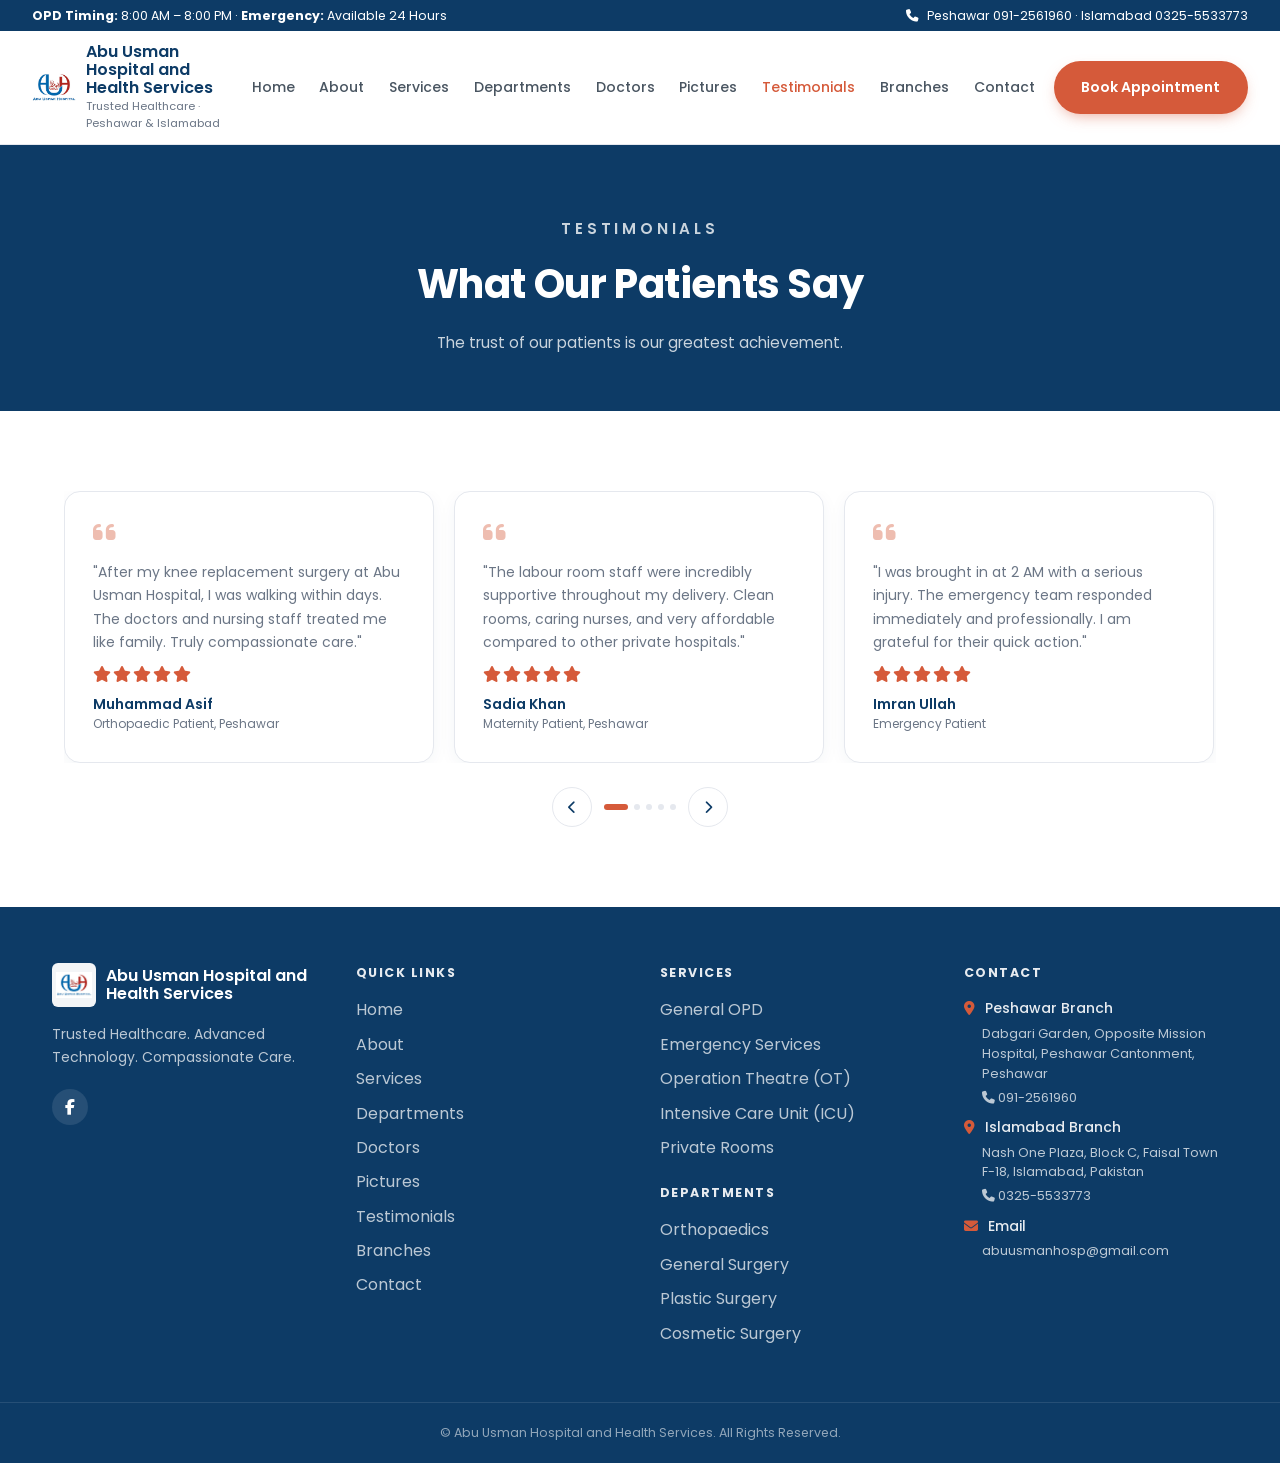
<file: testimonials.html>
<!DOCTYPE html>
<html lang="en">
<head>
<meta charset="utf-8">
<meta name="viewport" content="width=device-width, initial-scale=1">
<title>Patient Testimonials — Abu Usman Hospital and Health Services</title>
<meta name="description" content="Read what our patients say about their experience at Abu Usman Health Services — trusted, compassionate, and affordable healthcare.">
<meta name="keywords" content="hospital Peshawar, hospital Islamabad, Abu Usman Hospital, home healthcare Pakistan, emergency services, orthopaedic surgery, ICU, operation theatre">
<meta name="author" content="Abu Usman Hospital and Health Services">
<meta property="og:title" content="Patient Testimonials — Abu Usman Hospital and Health Services">
<meta property="og:description" content="Read what our patients say about their experience at Abu Usman Health Services — trusted, compassionate, and affordable healthcare.">
<meta property="og:type" content="website">
<meta property="og:site_name" content="Abu Usman Hospital and Health Services">
<meta name="twitter:card" content="summary_large_image">
<link rel="icon" href="images/logo.png" type="image/png">
<link rel="preconnect" href="https://fonts.googleapis.com">
<link rel="preconnect" href="https://fonts.gstatic.com" crossorigin>
<link href="https://fonts.googleapis.com/css2?family=Poppins:wght@300;400;500;600;700;800&display=swap" rel="stylesheet">
<link rel="stylesheet" href="https://cdnjs.cloudflare.com/ajax/libs/font-awesome/6.5.2/css/all.min.css">
<link rel="stylesheet" href="style.css">

</head>
<body>
<header class="site-header">
  <div class="topbar">
    <div class="container topbar-inner">
      <p><strong>OPD Timing:</strong> 8:00 AM – 8:00 PM · <strong>Emergency:</strong> Available 24 Hours</p>
      <p><i class="fa-solid fa-phone"></i> Peshawar 091-2561960 · Islamabad 0325-5533773</p>
    </div>
  </div>
  <div class="container header-inner">
    <a href="index.html" class="brand" aria-label="Abu Usman Hospital and Health Services">
      <img src="images/logo.png" alt="Abu Usman Hospital and Health Services logo" width="44" height="44">
      <span>
        <span class="brand-name">Abu Usman Hospital and Health Services</span>
        <span class="brand-sub">Trusted Healthcare · Peshawar &amp; Islamabad</span>
      </span>
    </a>
    <div class="header-right">
      <nav class="main-nav" aria-label="Main navigation"><a class="nav-link" href="index.html">Home</a><a class="nav-link" href="about.html">About</a><a class="nav-link" href="services.html">Services</a><a class="nav-link" href="departments.html">Departments</a><a class="nav-link" href="doctors.html">Doctors</a><a class="nav-link" href="pictures.html">Pictures</a><a class="nav-link active" href="testimonials.html">Testimonials</a><a class="nav-link" href="branches.html">Branches</a><a class="nav-link" href="contact.html">Contact</a></nav>
      <a class="btn btn-primary btn-round hide-sm" href="contact.html">Book Appointment</a>
      <button class="menu-btn" id="menuBtn" aria-label="Open menu" aria-expanded="false">
        <i class="fa-solid fa-bars"></i>
      </button>
    </div>
  </div>
  <nav class="mobile-nav" id="mobileNav" aria-label="Mobile navigation">
    <div class="container"><a class="nav-link" href="index.html">Home</a><a class="nav-link" href="about.html">About</a><a class="nav-link" href="services.html">Services</a><a class="nav-link" href="departments.html">Departments</a><a class="nav-link" href="doctors.html">Doctors</a><a class="nav-link" href="pictures.html">Pictures</a><a class="nav-link active" href="testimonials.html">Testimonials</a><a class="nav-link" href="branches.html">Branches</a><a class="nav-link" href="contact.html">Contact</a>
      <a class="btn btn-primary btn-round" href="contact.html">Book Appointment</a>
    </div>
  </nav>
</header>
<main>
<section class="page-hero">
  <div class="container">
    <p class="ph-eyebrow">Testimonials</p>
    <h1>What Our Patients Say</h1><p>The trust of our patients is our greatest achievement.</p>
  </div>
</section>
<section class="section"><div class="container"><div class="tm-carousel" data-carousel>
  <div class="tm-viewport"><div class="tm-track"><figure class="tm-slide">
  <i class="fa-solid fa-quote-left tm-quote"></i>
  <blockquote>"After my knee replacement surgery at Abu Usman Hospital, I was walking within days. The doctors and nursing staff treated me like family. Truly compassionate care."</blockquote>
  <div class="tm-stars" aria-label="Rated 5 out of 5"><i class="fa-solid fa-star"></i><i class="fa-solid fa-star"></i><i class="fa-solid fa-star"></i><i class="fa-solid fa-star"></i><i class="fa-solid fa-star"></i></div>
  <figcaption><p class="tm-name">Muhammad Asif</p><p class="tm-detail">Orthopaedic Patient, Peshawar</p></figcaption>
</figure><figure class="tm-slide">
  <i class="fa-solid fa-quote-left tm-quote"></i>
  <blockquote>"The labour room staff were incredibly supportive throughout my delivery. Clean rooms, caring nurses, and very affordable compared to other private hospitals."</blockquote>
  <div class="tm-stars" aria-label="Rated 5 out of 5"><i class="fa-solid fa-star"></i><i class="fa-solid fa-star"></i><i class="fa-solid fa-star"></i><i class="fa-solid fa-star"></i><i class="fa-solid fa-star"></i></div>
  <figcaption><p class="tm-name">Sadia Khan</p><p class="tm-detail">Maternity Patient, Peshawar</p></figcaption>
</figure><figure class="tm-slide">
  <i class="fa-solid fa-quote-left tm-quote"></i>
  <blockquote>"I was brought in at 2 AM with a serious injury. The emergency team responded immediately and professionally. I am grateful for their quick action."</blockquote>
  <div class="tm-stars" aria-label="Rated 5 out of 5"><i class="fa-solid fa-star"></i><i class="fa-solid fa-star"></i><i class="fa-solid fa-star"></i><i class="fa-solid fa-star"></i><i class="fa-solid fa-star"></i></div>
  <figcaption><p class="tm-name">Imran Ullah</p><p class="tm-detail">Emergency Patient</p></figcaption>
</figure><figure class="tm-slide">
  <i class="fa-solid fa-quote-left tm-quote"></i>
  <blockquote>"My elderly mother receives regular care at home through their doorstep medical service. The team is punctual, kind, and highly professional."</blockquote>
  <div class="tm-stars" aria-label="Rated 5 out of 5"><i class="fa-solid fa-star"></i><i class="fa-solid fa-star"></i><i class="fa-solid fa-star"></i><i class="fa-solid fa-star"></i><i class="fa-solid fa-star"></i></div>
  <figcaption><p class="tm-name">Farhana Bibi</p><p class="tm-detail">Home Healthcare Patient, Islamabad</p></figcaption>
</figure><figure class="tm-slide">
  <i class="fa-solid fa-quote-left tm-quote"></i>
  <blockquote>"From admission to discharge, everything was smooth and well organized. The operation theatre facilities are modern and the staff genuinely cares about patients."</blockquote>
  <div class="tm-stars" aria-label="Rated 5 out of 5"><i class="fa-solid fa-star"></i><i class="fa-solid fa-star"></i><i class="fa-solid fa-star"></i><i class="fa-solid fa-star"></i><i class="fa-solid fa-star"></i></div>
  <figcaption><p class="tm-name">Zahid Mehmood</p><p class="tm-detail">Surgical Patient</p></figcaption>
</figure></div></div>
  <div class="tm-controls">
    <button class="tm-btn" data-dir="prev" aria-label="Previous testimonial"><i class="fa-solid fa-chevron-left"></i></button>
    <div class="tm-dots"><span class="tm-dot" data-i="0"></span><span class="tm-dot" data-i="1"></span><span class="tm-dot" data-i="2"></span><span class="tm-dot" data-i="3"></span><span class="tm-dot" data-i="4"></span></div>
    <button class="tm-btn" data-dir="next" aria-label="Next testimonial"><i class="fa-solid fa-chevron-right"></i></button>
  </div>
</div></div></section>
</main>
<footer class="site-footer">
  <div class="container ft-grid">
    <div>
      <div class="brand">
        <img src="images/logo.png" alt="Abu Usman Hospital and Health Services logo" width="44" height="44" class="logo-white-bg">
        <span class="brand-name light">Abu Usman Hospital and Health Services</span>
      </div>
      <p class="ft-tag">Trusted Healthcare. Advanced Technology. Compassionate Care.</p>
      <div class="socials">
        <a href="https://www.facebook.com/p/Abu-Usman-Health-Services-61585380803462/" aria-label="Facebook" target="_blank" rel="noopener"><i class="fa-brands fa-facebook-f"></i></a>
      </div>
    </div>
    <nav aria-label="Footer quick links">
      <h3>Quick Links</h3>
      <ul><li><a href="index.html">Home</a></li><li><a href="about.html">About</a></li><li><a href="services.html">Services</a></li><li><a href="departments.html">Departments</a></li><li><a href="doctors.html">Doctors</a></li><li><a href="pictures.html">Pictures</a></li><li><a href="testimonials.html">Testimonials</a></li><li><a href="branches.html">Branches</a></li><li><a href="contact.html">Contact</a></li></ul>
    </nav>
    <div>
      <h3>Services</h3>
      <ul><li>General OPD</li><li>Emergency Services</li><li>Operation Theatre (OT)</li><li>Intensive Care Unit (ICU)</li><li>Private Rooms</li></ul>
      <h3 style="margin-top:1.4rem">Departments</h3>
      <ul><li>Orthopaedics</li><li>General Surgery</li><li>Plastic Surgery</li><li>Cosmetic Surgery</li></ul>
    </div>
    <div>
      <h3>Contact</h3>
      <ul class="ft-branches"><li>
          <p class="ft-title"><i class="fa-solid fa-location-dot"></i> Peshawar Branch</p>
          <p class="ft-sub">Dabgari Garden, Opposite Mission Hospital, Peshawar Cantonment, Peshawar</p>
          <p class="ft-sub"><i class="fa-solid fa-phone"></i> <a href="tel:0912561960">091-2561960</a></p>
        </li><li>
          <p class="ft-title"><i class="fa-solid fa-location-dot"></i> Islamabad Branch</p>
          <p class="ft-sub">Nash One Plaza, Block C, Faisal Town F-18, Islamabad, Pakistan</p>
          <p class="ft-sub"><i class="fa-solid fa-phone"></i> <a href="tel:03255533773">0325-5533773</a></p>
        </li>
        <li>
          <p class="ft-title"><i class="fa-solid fa-envelope"></i> Email</p>
          <p class="ft-sub"><a href="mailto:abuusmanhosp@gmail.com">abuusmanhosp@gmail.com</a></p>
        </li>
      </ul>
    </div>
  </div>
  <div class="ft-bottom"><div class="container">© Abu Usman Hospital and Health Services. All Rights Reserved.</div></div>
</footer>
<script src="script.js"></script>
</body>
</html>
</file>
<file: style.css>
/* Abu Usman Hospital & Health Services — static styles */
:root {
  --primary: #D55A3A;
  --primary-dark: #b74a2f;
  --primary-soft: #fbe9e0;
  --secondary: #0D3B66;
  --secondary-dark: #082846;
  --accent: #5FA8D3;
  --accent-soft: #e2f0fa;
  --bg: #ffffff;
  --surface: #f7f8fb;
  --text: #1c2a3a;
  --muted: #6b7686;
  --border: #e5e8ee;
  --card: #ffffff;
  --shadow-sm: 0 4px 20px -4px rgba(13,59,102,.08);
  --shadow-md: 0 12px 32px -8px rgba(13,59,102,.18);
  --radius: 1rem;
  --radius-lg: 1.5rem;
  --font: "Poppins", system-ui, -apple-system, "Segoe UI", Roboto, sans-serif;
}

* { box-sizing: border-box; }
html { scroll-behavior: smooth; }
body {
  margin: 0;
  font-family: var(--font);
  color: var(--text);
  background: var(--bg);
  line-height: 1.55;
  -webkit-font-smoothing: antialiased;
}
img { max-width: 100%; display: block; }
a { color: inherit; text-decoration: none; }
p { margin: 0 0 .75rem; }
h1,h2,h3 { color: var(--secondary); margin: 0; font-weight: 700; letter-spacing: -.01em; }

.container { width: 100%; max-width: 76rem; margin-inline: auto; padding-inline: 1.25rem; }
@media (min-width: 640px) { .container { padding-inline: 2rem; } }

.center { text-align: center; }
.mt-md { margin-top: 1rem; }
.mt-lg { margin-top: 2.5rem; }
.stack > * + * { margin-top: 1rem; }
.muted { color: var(--muted); font-size: .9rem; }
.bg-surface { background: var(--surface); }
.section { padding: 5rem 0; }
.section-sm { padding: 4rem 0; }

.rounded-img { width: 100%; border-radius: var(--radius-lg); box-shadow: var(--shadow-md); object-fit: cover; }

/* Buttons */
.btn {
  display: inline-flex; align-items: center; gap: .5rem;
  padding: .85rem 1.6rem; font-size: .875rem; font-weight: 600;
  border: 2px solid transparent; cursor: pointer; transition: all .25s ease;
  font-family: inherit;
}
.btn-round { border-radius: 999px; }
.btn i { font-size: .85em; }
.btn-primary { background: var(--primary); color: #fff; box-shadow: 0 6px 16px -6px rgba(213,90,58,.6); }
.btn-primary:hover { transform: translateY(-2px); box-shadow: 0 12px 22px -8px rgba(213,90,58,.7); background: var(--primary-dark); }
.btn-secondary { background: var(--secondary); color: #fff; }
.btn-secondary:hover { transform: translateY(-2px); box-shadow: var(--shadow-md); }
.btn-outline { background: transparent; color: var(--primary); border-color: var(--primary); }
.btn-outline:hover { background: var(--primary); color: #fff; }
.btn-ghost { background: transparent; color: #fff; border-color: rgba(255,255,255,.35); }
.btn-ghost:hover { border-color: var(--accent); color: var(--accent); }

/* ─── HEADER ─── */
.site-header {
  position: sticky; top: 0; z-index: 50;
  background: rgba(255,255,255,.95); backdrop-filter: blur(8px);
  border-bottom: 1px solid var(--border);
}
.topbar { background: var(--secondary); color: #fff; font-size: .78rem; }
.topbar-inner { display: none; justify-content: space-between; align-items: center; padding: .35rem 0; }
.topbar-inner p { margin: 0; }
.topbar-inner i { margin-right: .35rem; }
@media (min-width: 768px) { .topbar-inner { display: flex; } }
.header-inner { display: grid; grid-template-columns: minmax(0,1fr) auto; gap: 1rem; align-items: center; padding: .75rem 0; }
.brand { display: flex; align-items: center; gap: .65rem; min-width: 0; }
.brand img { width: 44px; height: 44px; object-fit: contain; flex-shrink: 0; }
.logo-white-bg { background: rgba(255,255,255,.95); border-radius: 6px; padding: 4px; }
.brand-name { display: block; font-size: .95rem; font-weight: 600; color: var(--secondary); line-height: 1.15;
  max-width: 14rem; overflow: hidden; text-overflow: ellipsis; }
.brand-name.light { color: #fff; max-width: none; }
.brand-sub { display: none; font-size: .7rem; color: var(--muted); }
@media (min-width: 640px) { .brand-sub { display: block; } .brand-name { font-size: 1rem; } }

.header-right { display: flex; align-items: center; gap: .5rem; }
.main-nav { display: none; }
.nav-link { padding: .55rem .7rem; font-size: .875rem; font-weight: 500; color: rgba(28,42,58,.8); border-radius: 6px; transition: color .2s; }
.nav-link:hover, .nav-link.active { color: var(--primary); }
@media (min-width: 1200px) { .main-nav { display: flex; align-items: center; gap: .15rem; } }

.hide-sm { display: none; }
@media (min-width: 640px) { .hide-sm { display: inline-flex; } }

.menu-btn {
  width: 40px; height: 40px; display: inline-flex; align-items: center; justify-content: center;
  background: transparent; border: none; color: var(--secondary); cursor: pointer; border-radius: 6px;
}
.menu-btn:hover { background: var(--surface); }
@media (min-width: 1200px) { .menu-btn { display: none; } }

.mobile-nav { display: none; border-top: 1px solid var(--border); background: #fff; padding: .75rem 0; }
.mobile-nav.open { display: block; }
.mobile-nav .container { display: flex; flex-direction: column; gap: .1rem; }
.mobile-nav .nav-link { padding: .65rem .5rem; border-radius: 6px; }
.mobile-nav .nav-link:hover { background: var(--surface); }
.mobile-nav .btn { margin-top: .5rem; justify-content: center; }

/* ─── HERO ─── */
.hero { position: relative; overflow: hidden; background: var(--secondary); color: #fff; }
.hero-bg { position: absolute; inset: 0; width: 100%; height: 100%; object-fit: cover; opacity: .3; }
.hero-overlay { position: absolute; inset: 0; background: linear-gradient(to right, var(--secondary), rgba(13,59,102,.85), rgba(13,59,102,.5)); }
.hero-content { position: relative; padding: 6rem 1.25rem; max-width: 44rem; animation: fadeUp .8s ease-out both; }
.hero-eyebrow {
  display: inline-flex; padding: .4rem 1rem; font-size: .72rem; font-weight: 600;
  text-transform: uppercase; letter-spacing: .12em; color: var(--accent);
  background: rgba(213,90,58,.15); border-radius: 999px;
  border: 1px solid rgba(95,168,211,.3);
}
.hero-content h1 { color: #fff; font-size: clamp(2rem, 5vw, 3.5rem); margin-top: 1.25rem; line-height: 1.1; }
.hero-tag { color: var(--accent); font-weight: 600; font-size: 1.15rem; margin-top: 1rem; }
.hero-desc { max-width: 34rem; color: rgba(255,255,255,.78); font-size: .95rem; margin-top: 1rem; }
.hero-ctas { margin-top: 2rem; display: flex; flex-wrap: wrap; gap: .75rem; }
@keyframes fadeUp { from { opacity: 0; transform: translateY(16px); } to { opacity: 1; transform: none; } }

/* ─── PAGE HERO (inner pages) ─── */
.page-hero { background: var(--secondary); color: #fff; text-align: center; padding: 3.5rem 0; }
.page-hero h1 { color: #fff; font-size: clamp(1.75rem, 4vw, 2.5rem); margin-top: .75rem; }
.page-hero p { max-width: 40rem; margin: 1rem auto 0; color: rgba(255,255,255,.78); font-size: .95rem; }
.ph-eyebrow { font-size: .72rem; font-weight: 600; text-transform: uppercase; letter-spacing: .25em; color: var(--accent); margin: 0; }

/* ─── SECTION HEADING ─── */
.section-heading { max-width: 42rem; margin: 0 auto; text-align: center; }
.section-heading.sh-left { margin: 0; text-align: left; }
.sh-eyebrow { font-size: .72rem; font-weight: 600; text-transform: uppercase; letter-spacing: .2em; color: var(--primary); margin: 0; }
.section-heading h2 { margin-top: .5rem; font-size: clamp(1.35rem, 3vw, 1.85rem); }
.sh-desc { color: var(--muted); margin-top: .75rem; font-size: .95rem; line-height: 1.65; }
.h2 { font-size: 1.5rem; color: var(--secondary); font-weight: 700; margin: 0; }

/* ─── OPD BANNER ─── */
.opd-banner { background: var(--primary); color: #fff; }
.opd-grid { display: grid; gap: 1.5rem; padding: 2.5rem 1.25rem; }
@media (min-width: 640px) { .opd-grid { grid-template-columns: 1fr 1fr; } }
.opd-item { display: flex; align-items: center; justify-content: center; gap: 1rem; }
.opd-icon { display: inline-flex; width: 56px; height: 56px; border-radius: 1rem; background: rgba(255,255,255,.15); align-items: center; justify-content: center; font-size: 1.5rem; }
.opd-label { text-transform: uppercase; letter-spacing: .12em; font-size: .78rem; opacity: .85; margin: 0; }
.opd-time { font-size: 1.5rem; font-weight: 700; margin: 0; }

/* ─── GRIDS ─── */
.grid { display: grid; gap: 1.25rem; margin-top: 3rem; }
.grid-2 { grid-template-columns: 1fr; }
.grid-3 { grid-template-columns: 1fr; }
.grid-4 { grid-template-columns: 1fr; }
.grid-5 { grid-template-columns: 1fr 1fr; }
@media (min-width: 640px) { .grid-2 { grid-template-columns: 1fr 1fr; } .grid-3 { grid-template-columns: 1fr 1fr; } .grid-4 { grid-template-columns: 1fr 1fr; } .grid-5 { grid-template-columns: repeat(3, 1fr); } }
@media (min-width: 1024px) { .grid-3 { grid-template-columns: repeat(3, 1fr); } .grid-4 { grid-template-columns: repeat(4, 1fr); } .grid-5 { grid-template-columns: repeat(5, 1fr); } }
.two-col { display: grid; gap: 3rem; grid-template-columns: 1fr; align-items: center; }
@media (min-width: 1024px) { .two-col { grid-template-columns: 1fr 1fr; } }

/* ─── ICON CARD ─── */
.icon-card {
  background: var(--card); border: 1px solid var(--border); border-radius: var(--radius);
  padding: 1.5rem 1.25rem; box-shadow: var(--shadow-sm); transition: transform .3s ease, box-shadow .3s ease;
}
.icon-card:hover { transform: translateY(-4px); box-shadow: var(--shadow-md); }
.icon-card.compact { padding: 1.25rem 1rem; text-align: center; }
.ic-icon {
  display: inline-flex; width: 48px; height: 48px; border-radius: .85rem;
  background: var(--primary-soft); color: var(--primary);
  align-items: center; justify-content: center; font-size: 1.25rem; margin-bottom: .85rem;
}
.icon-card.compact .ic-icon { width: 44px; height: 44px; }
.icon-card h3 { font-size: 1rem; color: var(--secondary); margin: 0; }
.ic-desc { color: var(--muted); font-size: .875rem; margin: .5rem 0 0; line-height: 1.6; }

/* ─── MISSION / VISION CARDS ─── */
.mv-card { background: var(--card); border: 1px solid var(--border); border-radius: var(--radius-lg); padding: 2rem; box-shadow: var(--shadow-sm); transition: transform .3s ease, box-shadow .3s ease; }
.mv-card:hover { transform: translateY(-4px); box-shadow: var(--shadow-md); }
.mv-card h2 { margin-top: 1.25rem; font-size: 1.35rem; }
.mv-card p { color: var(--muted); font-size: .95rem; margin-top: .75rem; line-height: 1.65; }
.mv-icon { display: inline-flex; width: 56px; height: 56px; border-radius: 1rem; align-items: center; justify-content: center; font-size: 1.5rem; }
.mv-icon.primary { background: var(--primary-soft); color: var(--primary); }
.mv-icon.accent { background: var(--accent-soft); color: var(--secondary); }

/* ─── BRANCH CARD ─── */
.branch-card { background: var(--card); border: 1px solid var(--border); border-radius: var(--radius); overflow: hidden; box-shadow: var(--shadow-sm); transition: transform .3s ease, box-shadow .3s ease; }
.branch-card:hover { transform: translateY(-4px); box-shadow: var(--shadow-md); }
.branch-card img { height: 220px; width: 100%; object-fit: cover; }
.bc-body { padding: 1.5rem; }
.bc-body h3 { font-size: 1.15rem; }
.bc-title { color: var(--primary); font-weight: 500; font-size: .875rem; margin: .25rem 0 0; }
.branch-card address { font-style: normal; color: var(--muted); font-size: .875rem; margin-top: .75rem; line-height: 1.6; }
.branch-card address span { display: block; }
.bc-phone { color: var(--secondary); font-weight: 500; font-size: .875rem; margin-top: .75rem; }
.bc-phone i { color: var(--primary); margin-right: .35rem; }
.bc-phone a:hover { color: var(--primary); }

/* ─── DOCTOR CARD ─── */
.doctor-card { display: flex; flex-direction: column; background: var(--card); border: 1px solid var(--border); border-radius: var(--radius); overflow: hidden; box-shadow: var(--shadow-sm); transition: transform .3s ease, box-shadow .3s ease; }
.doctor-card:hover { transform: translateY(-4px); box-shadow: var(--shadow-md); }
.dc-top { display: grid; grid-template-columns: auto 1fr; gap: 1rem; padding: 1.5rem; }
.dc-top img { width: 96px; height: 112px; object-fit: cover; object-position: top; border-radius: .75rem; }
.dc-top h3 { font-size: 1.1rem; }
.dc-spec { color: var(--primary); font-weight: 500; font-size: .875rem; margin: .25rem 0 0; }
.dc-exp { color: var(--muted); font-size: .78rem; margin: .35rem 0 0; }
.dc-body { flex: 1; display: flex; flex-direction: column; padding: 0 1.5rem 1.5rem; }
.dc-quals { list-style: none; padding: 0; margin: 0; display: flex; flex-wrap: wrap; gap: .35rem; }
.dc-quals li { background: var(--accent-soft); color: var(--secondary); font-size: .7rem; font-weight: 500; padding: .3rem .65rem; border-radius: 999px; }
.dc-clinic { color: var(--muted); font-size: .78rem; margin-top: .75rem; }
.dc-clinic i { color: var(--primary); margin-right: .3rem; }
.dc-bio { color: var(--muted); font-size: .875rem; margin-top: .75rem; line-height: 1.65; }
.dc-toggle { align-self: flex-start; background: none; border: none; color: var(--primary); font-weight: 600; font-size: .78rem; margin-top: .35rem; cursor: pointer; font-family: inherit; }
.dc-toggle:hover { text-decoration: underline; }
.dc-cta { margin-top: auto; padding-top: 1.25rem; }

/* ─── LEADERSHIP QUOTE ─── */
.lead-quote { position: relative; overflow: hidden; background: var(--card); border: 1px solid var(--border); border-radius: var(--radius-lg); padding: 2rem; box-shadow: var(--shadow-sm); margin: 0; }
.lq-bg { position: absolute; right: -1rem; top: -1rem; font-size: 7rem; color: rgba(213,90,58,.05); }
.lead-quote h3 { font-size: 1.25rem; }
.lq-body { margin-top: 1.25rem; padding-left: 1.25rem; border-left: 4px solid var(--primary); }
.lq-body p { color: var(--muted); font-size: .95rem; line-height: 1.65; margin: 0 0 1rem; }
.lq-body p:last-child { margin-bottom: 0; }
.lq-sig { color: var(--primary); font-weight: 700; font-size: .875rem; margin-top: 1.5rem; }
.lq-org { color: var(--muted); font-size: .78rem; margin: 0; }

/* ─── TESTIMONIAL CAROUSEL ─── */
.tm-carousel { position: relative; }
.tm-viewport { overflow: hidden; }
.tm-track { display: flex; gap: 1.25rem; transition: transform .5s ease; }
.tm-slide {
  flex: 0 0 100%; background: var(--card); border: 1px solid var(--border); border-radius: var(--radius);
  padding: 1.75rem; box-shadow: var(--shadow-sm); margin: 0;
}
@media (min-width: 768px) { .tm-slide { flex-basis: calc(50% - 10px); } }
@media (min-width: 1024px) { .tm-slide { flex-basis: calc(33.333% - 14px); } }
.tm-quote { color: rgba(213,90,58,.4); font-size: 1.6rem; }
.tm-slide blockquote { margin: .75rem 0 0; color: var(--muted); font-size: .875rem; line-height: 1.65; font-style: normal; }
.tm-stars { margin-top: .75rem; color: var(--primary); display: flex; gap: 2px; }
.tm-slide figcaption { margin-top: .75rem; }
.tm-name { color: var(--secondary); font-weight: 600; font-size: .875rem; margin: 0; }
.tm-detail { color: var(--muted); font-size: .75rem; margin: 0; }
.tm-controls { display: flex; align-items: center; justify-content: center; gap: .75rem; margin-top: 1.5rem; }
.tm-btn { width: 40px; height: 40px; border-radius: 50%; border: 1px solid var(--border); background: var(--card); color: var(--secondary); cursor: pointer; transition: all .2s; }
.tm-btn:hover { background: var(--primary); color: #fff; border-color: var(--primary); }
.tm-dots { display: flex; gap: 6px; }
.tm-dot { width: 6px; height: 6px; border-radius: 999px; background: var(--border); transition: all .3s; }
.tm-dot.active { width: 24px; background: var(--primary); }

/* ─── GALLERY ─── */
.gallery-item { margin: 0; background: var(--card); border: 1px solid var(--border); border-radius: .75rem; overflow: hidden; box-shadow: var(--shadow-sm); transition: box-shadow .3s ease; }
.gallery-item:hover { box-shadow: var(--shadow-md); }
.gi-img { aspect-ratio: 4/3; overflow: hidden; background: var(--surface); }
.gi-img img { width: 100%; height: 100%; object-fit: cover; transition: transform .4s ease; }
.gallery-item:hover .gi-img img { transform: scale(1.05); }
.gallery-item figcaption { padding: 1rem; }
.gi-cat { font-size: .7rem; font-weight: 600; text-transform: uppercase; letter-spacing: .12em; color: var(--primary); margin: 0; }
.gi-cap { font-size: .875rem; font-weight: 500; color: var(--text); margin: .35rem 0 0; }

/* ─── CONTACT ─── */
.contact-grid { display: grid; gap: 3rem; grid-template-columns: 1fr; }
@media (min-width: 1024px) { .contact-grid { grid-template-columns: 3fr 2fr; } }
.card-panel { background: var(--card); border: 1px solid var(--border); border-radius: var(--radius-lg); padding: 2rem; box-shadow: var(--shadow-sm); }
.card-panel h2 { font-size: 1.2rem; }
.appt-form { margin-top: 1.5rem; display: grid; gap: 1rem; }
.form-row { display: grid; gap: 1rem; grid-template-columns: 1fr; }
@media (min-width: 640px) { .form-row { grid-template-columns: 1fr 1fr; } }
.appt-form label { display: block; font-size: .875rem; font-weight: 500; color: var(--secondary); margin-bottom: .35rem; }
.appt-form input, .appt-form select, .appt-form textarea {
  width: 100%; padding: .8rem 1rem; font-size: .875rem; font-family: inherit;
  border: 1px solid var(--border); border-radius: .75rem; background: var(--card); color: var(--text);
  transition: box-shadow .2s;
}
.appt-form input:focus, .appt-form select:focus, .appt-form textarea:focus {
  outline: none; box-shadow: 0 0 0 3px rgba(213,90,58,.25);
}
.form-status { font-size: .85rem; margin: 0; color: var(--primary); }
.contact-info { list-style: none; padding: 0; margin: 1rem 0 0; display: grid; gap: 1rem; }
.contact-info li { display: flex; align-items: flex-start; gap: .75rem; }
.ci-icon { display: inline-flex; width: 40px; height: 40px; border-radius: .75rem; align-items: center; justify-content: center; flex-shrink: 0; }
.ci-icon.primary { background: var(--primary-soft); color: var(--primary); }
.ci-icon.accent { background: var(--accent-soft); color: var(--secondary); }
.ci-title { font-size: .875rem; font-weight: 600; color: var(--secondary); margin: 0; }
.contact-info a { color: var(--muted); font-size: .875rem; }
.contact-info a:hover { color: var(--primary); }

/* ─── CTA BAND ─── */
.cta-band { background: var(--secondary); color: #fff; padding: 4rem 0; }
.cta-band h2 { color: #fff; font-size: clamp(1.5rem, 3vw, 2rem); max-width: 36rem; margin: 0 auto 1.5rem; }

/* ─── FOOTER ─── */
.site-footer { background: var(--secondary); color: rgba(255,255,255,.72); }
.ft-grid { display: grid; gap: 2.5rem; padding: 3.5rem 1.25rem; grid-template-columns: 1fr; }
@media (min-width: 640px) { .ft-grid { grid-template-columns: 1fr 1fr; } }
@media (min-width: 1024px) { .ft-grid { grid-template-columns: repeat(4, 1fr); } }
.site-footer h3 { color: rgba(255,255,255,.9); font-size: .78rem; text-transform: uppercase; letter-spacing: .12em; margin: 0 0 1rem; }
.site-footer ul { list-style: none; padding: 0; margin: 0; display: grid; gap: .6rem; }
.site-footer ul a:hover { color: var(--primary); }
.site-footer .ft-tag { margin-top: 1rem; font-size: .875rem; line-height: 1.65; }
.socials { margin-top: 1.25rem; display: flex; gap: .5rem; }
.socials a { display: inline-flex; width: 36px; height: 36px; border-radius: 50%; background: rgba(255,255,255,.1); align-items: center; justify-content: center; color: #fff; transition: background .2s; }
.socials a:hover { background: var(--primary); }
.ft-branches li { font-size: .875rem; }
.ft-title { color: rgba(255,255,255,.9); font-weight: 500; margin: 0; }
.ft-title i { color: var(--primary); margin-right: .35rem; }
.ft-sub { margin: .25rem 0 0 1.1rem; font-size: .8rem; line-height: 1.55; }
.ft-sub a:hover { color: var(--primary); }
.ft-bottom { border-top: 1px solid rgba(255,255,255,.1); padding: 1.25rem 0; text-align: center; font-size: .78rem; color: rgba(255,255,255,.55); }
</file>
